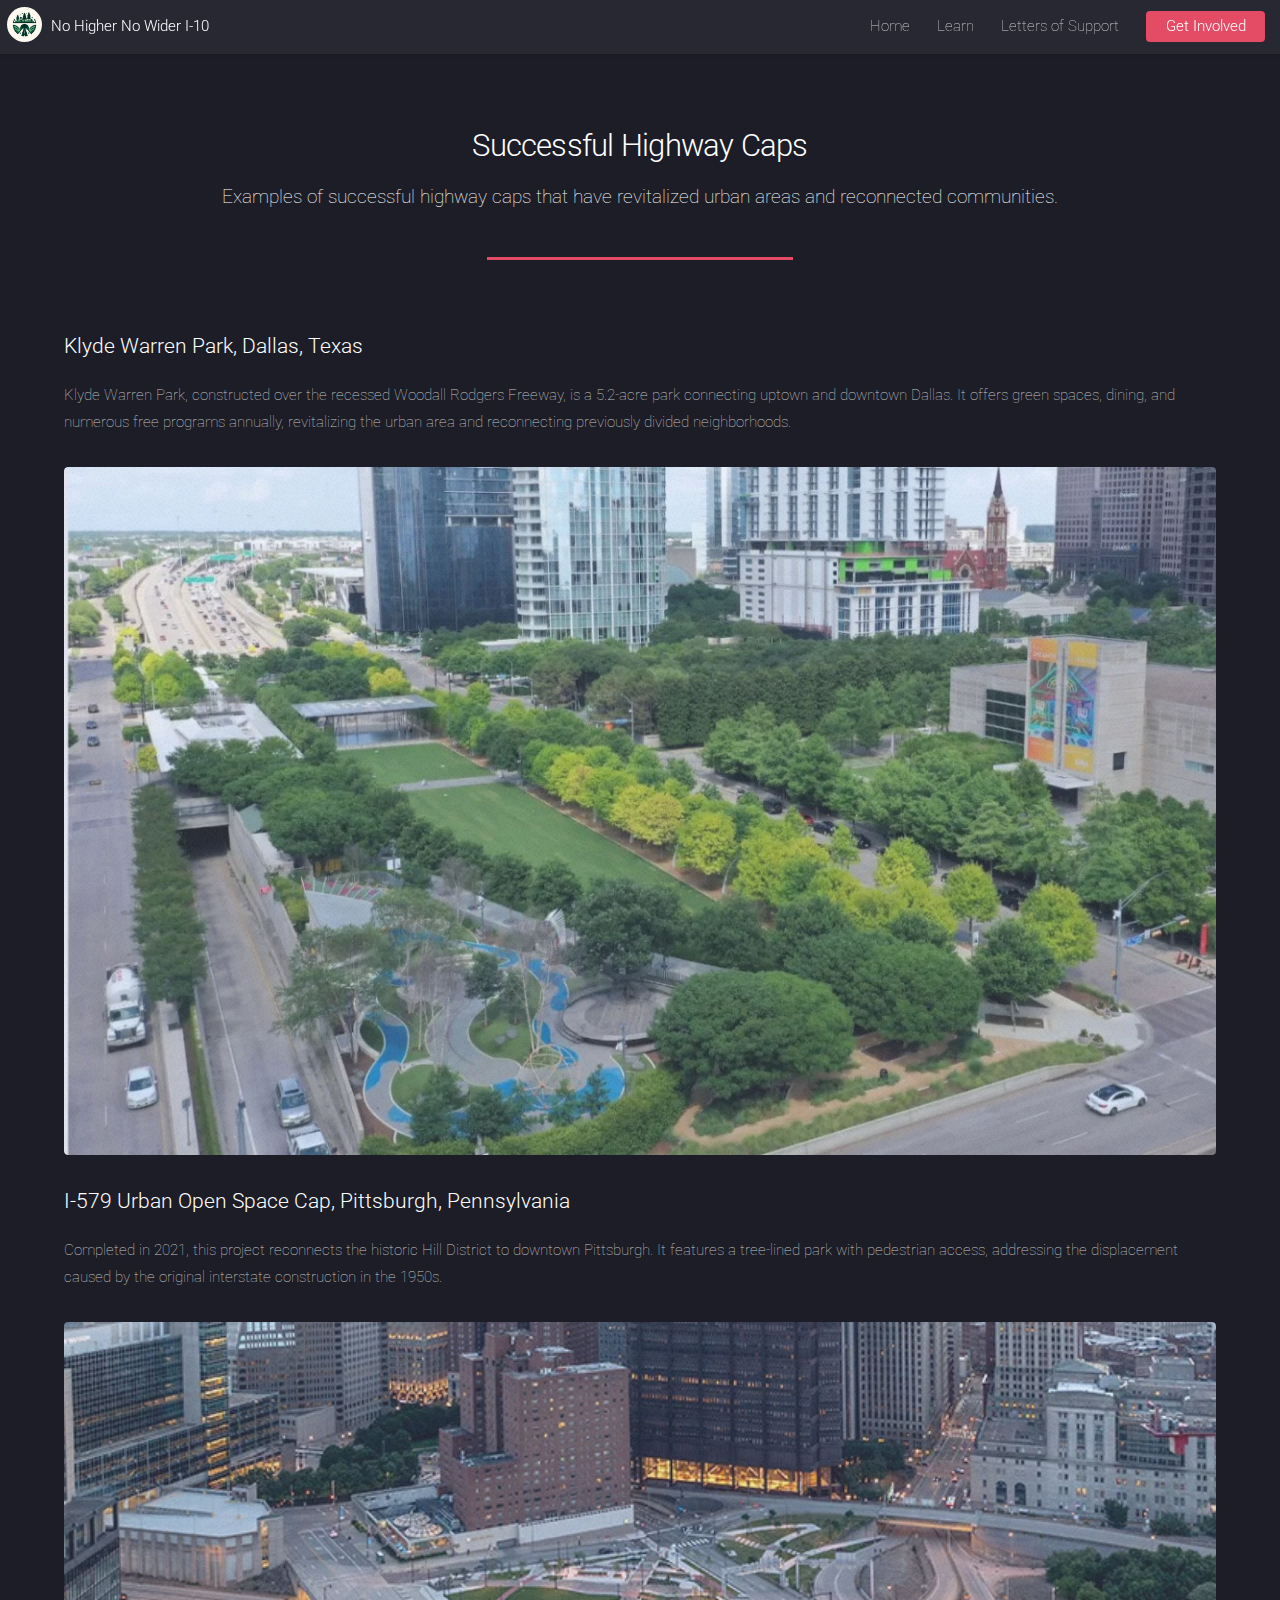
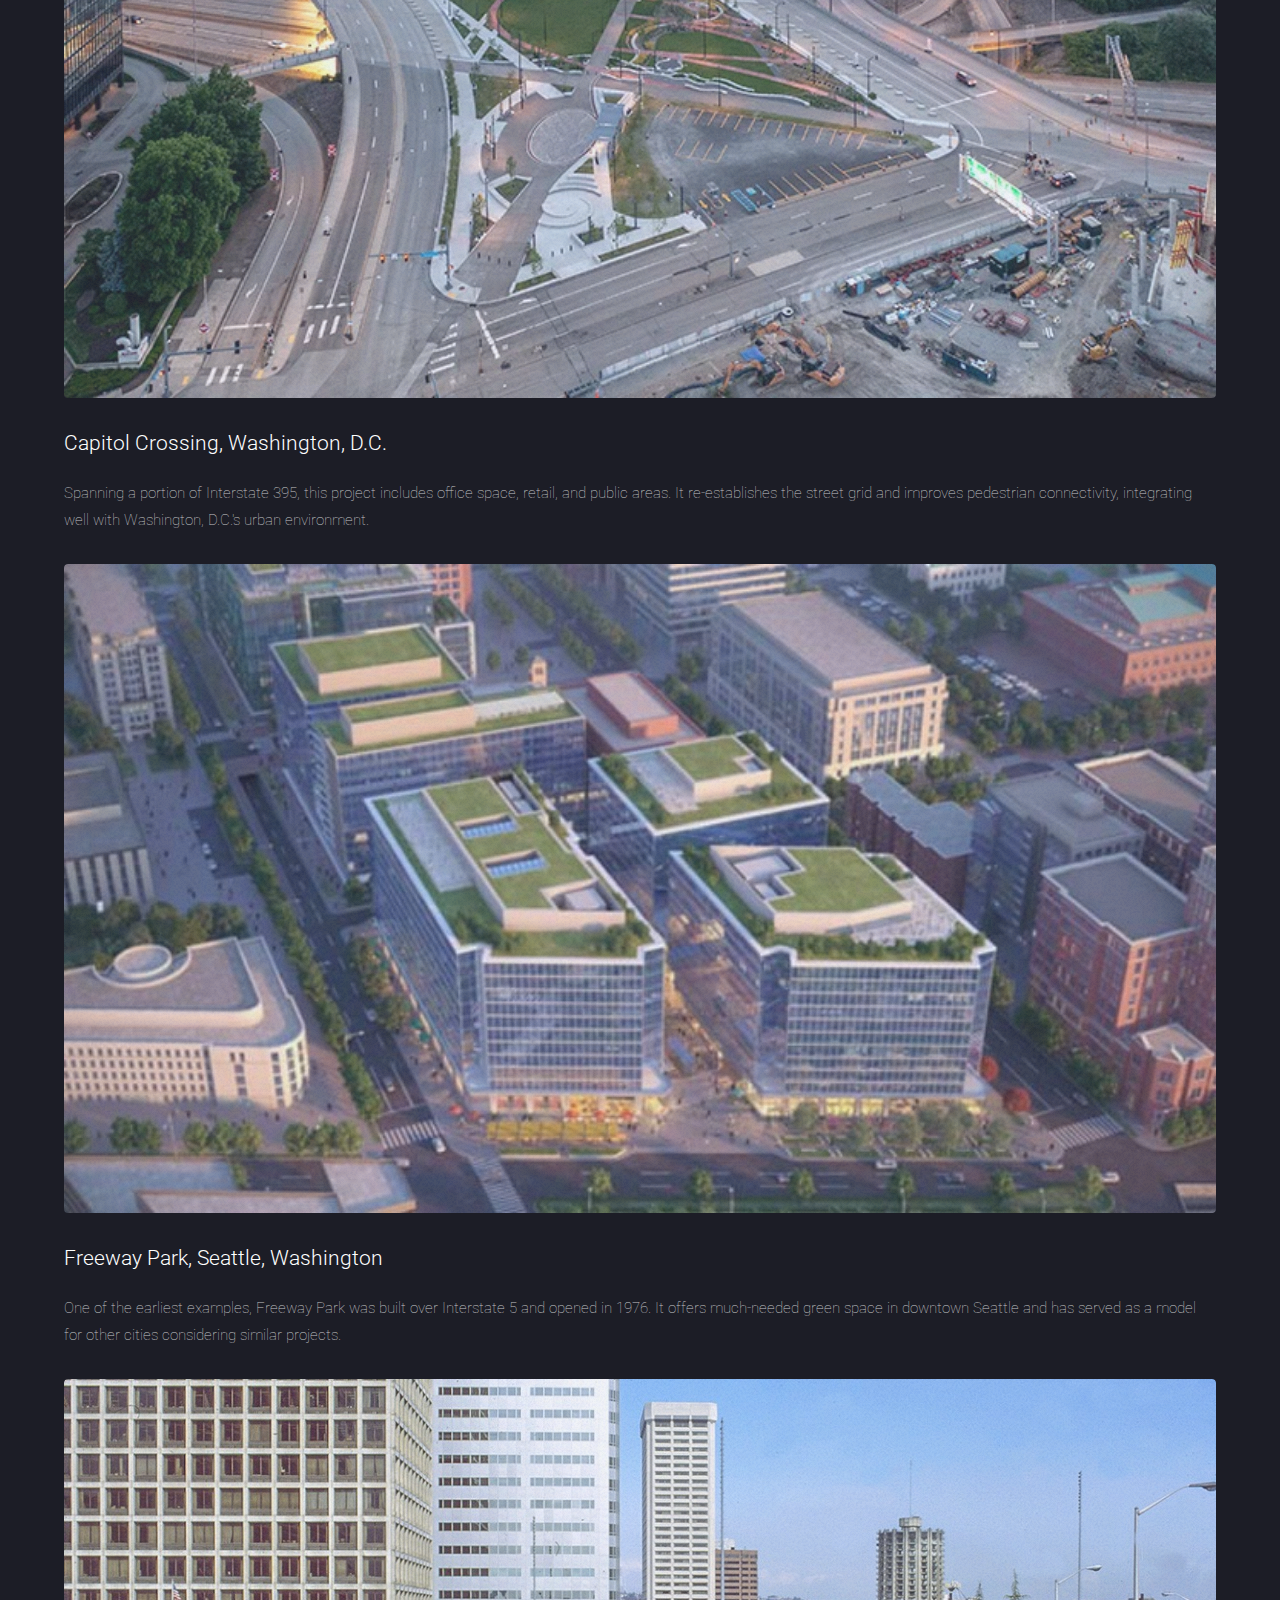
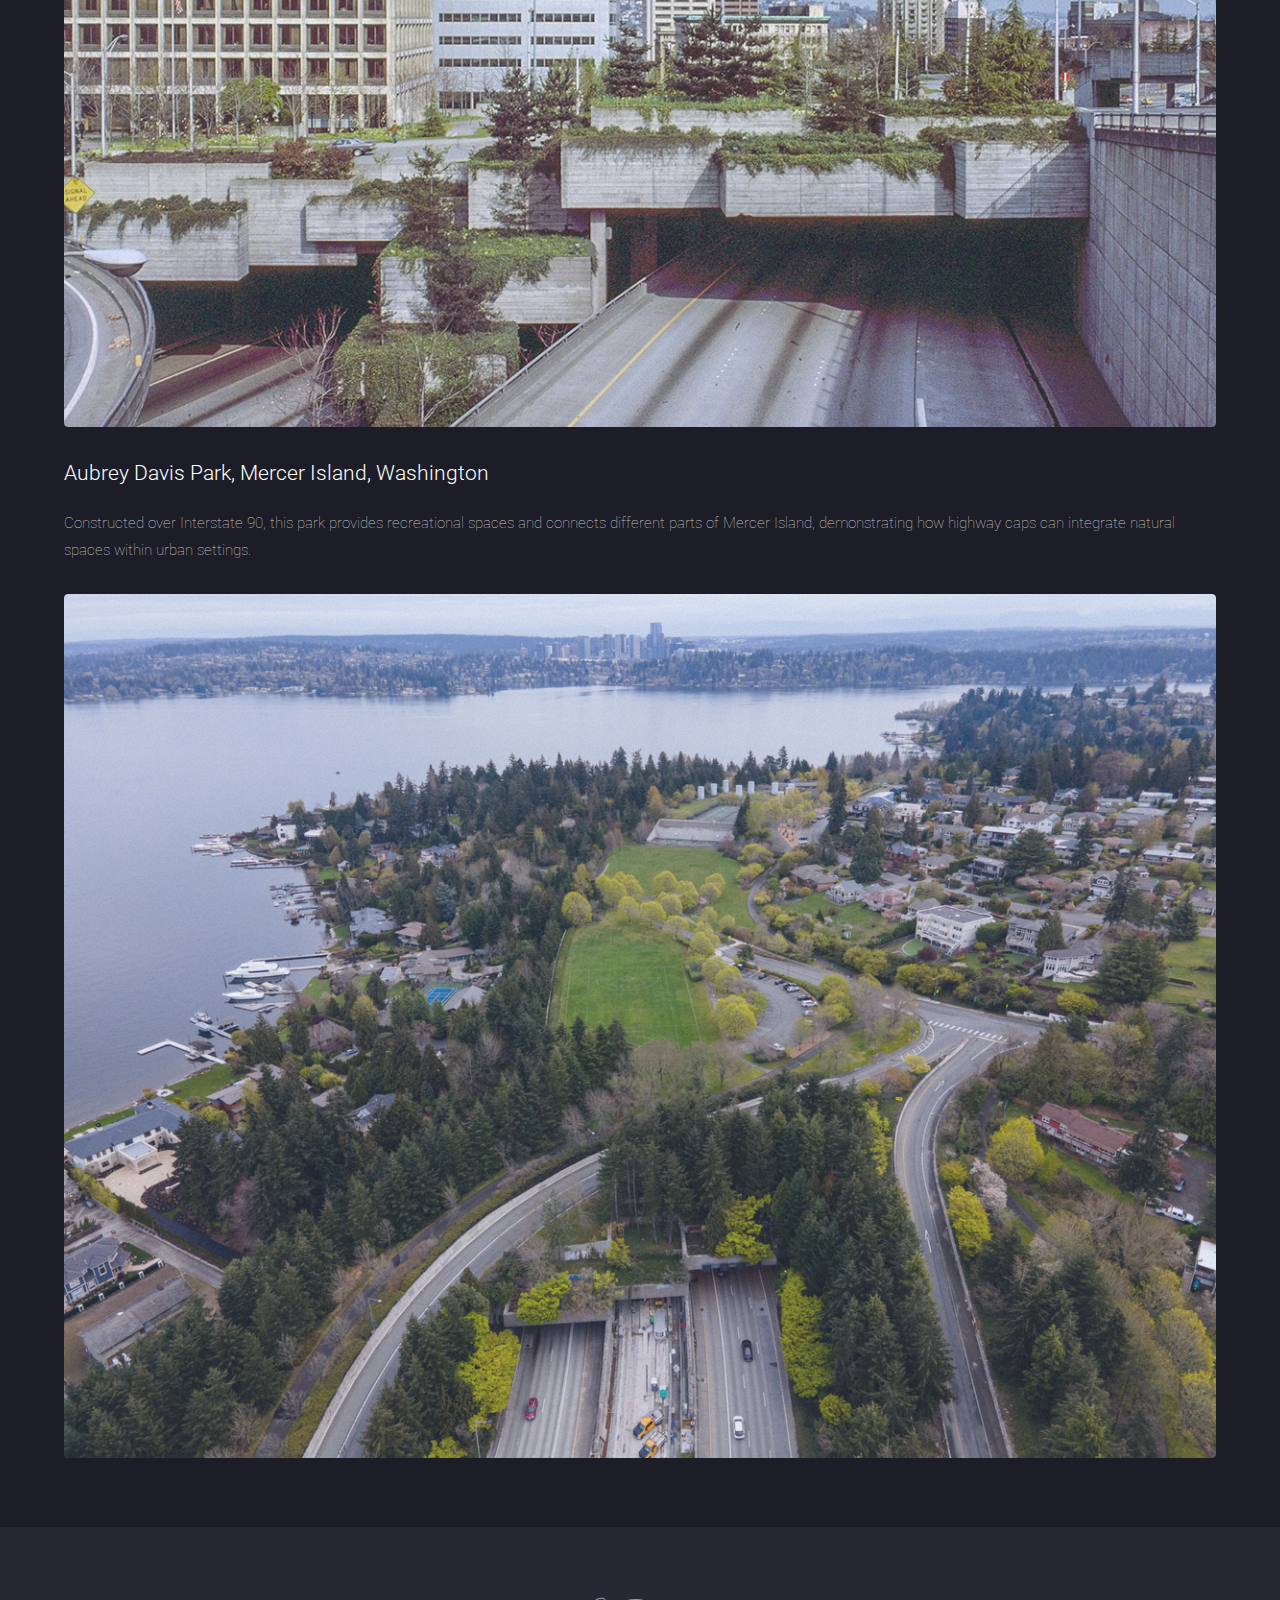
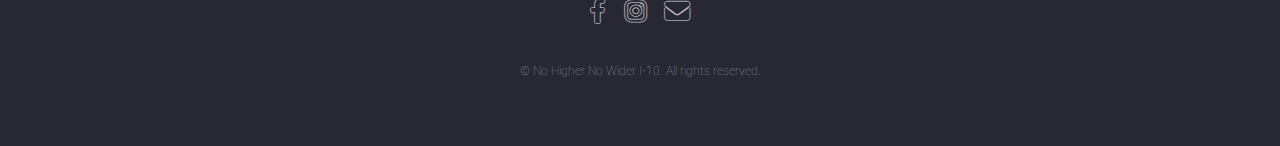
<file: caps.html>
<!DOCTYPE HTML>
<!--
	Landed by HTML5 UP
	html5up.net | @ajlkn
	Free for personal and commercial use under the CCA 3.0 license (html5up.net/license)
-->
<html>

<head>
	<title>Successful Highway Caps - No Higher No Wider I-10</title>
	<meta charset="utf-8" />
	<meta name="viewport" content="width=device-width, initial-scale=1, user-scalable=no" />
	<link rel="stylesheet" href="assets/css/main.css" />
	<link rel="icon" href="images/logo.jpeg">
	<noscript>
		<link rel="stylesheet" href="assets/css/noscript.css" />
	</noscript>
</head>

<body class="is-preload">
	<div id="page-wrapper">

		<!-- Header -->
		<header id="header">
			<h1 id="logo">
				<a href="index.html">
					<img src="images/logo.jpeg" alt="Logo"
						style="height: 35px; vertical-align: middle; border-radius: 50%; margin-left:-12px; margin-right:5px; margin-top: -5px;">
					No Higher No Wider I-10
				</a>
			</h1>
			<nav id="nav">
				<ul>
					<li><a href="index.html">Home</a></li>
					<li>
						<a href="#">Learn</a>
						<ul>
							<li><a href="inducedDemand.html">Induced Demand 101</a></li>
							<li><a href="caps.html">Successful Highway Caps</a></li>
						</ul>
					</li>
					<li><a href="#three">Letters of Support</a></li>
					<li><a href="#five" class="button primary">Get Involved</a></li>
				</ul>
			</nav>
		</header>

		<!-- Main -->
		<div id="main" class="wrapper style1">
			<div class="container">
				<header class="major">
					<h2>Successful Highway Caps</h2>
					<p>Examples of successful highway caps that have revitalized urban areas and reconnected
						communities.</p>
				</header>

				<!-- Content -->
				<section id="content">
					<h3>Klyde Warren Park, Dallas, Texas</h3>
					<p>Klyde Warren Park, constructed over the recessed Woodall Rodgers Freeway, is a 5.2-acre park
						connecting uptown and downtown Dallas. It offers green spaces, dining, and numerous free
						programs annually, revitalizing the urban area and reconnecting previously divided
						neighborhoods.</p>
					<a href="#" class="image fit"><img src="images/cap.png" alt="Klyde Warren Park" /></a>

					<h3>I-579 Urban Open Space Cap, Pittsburgh, Pennsylvania</h3>
					<p>Completed in 2021, this project reconnects the historic Hill District to downtown Pittsburgh. It
						features a tree-lined park with pedestrian access, addressing the displacement caused by the
						original interstate construction in the 1950s.</p>
					<a href="#" class="image fit"><img src="images/pitcap.webp"
							alt="I-579 Urban Open Space Cap" /></a>

					<h3>Capitol Crossing, Washington, D.C.</h3>
					<p>Spanning a portion of Interstate 395, this project includes office space, retail, and public
						areas. It re-establishes the street grid and improves pedestrian connectivity, integrating well
						with Washington, D.C.'s urban environment.</p>
					<a href="#" class="image fit"><img src="images/capitolcap.jpeg" alt="Capitol Crossing" /></a>

					<h3>Freeway Park, Seattle, Washington</h3>
					<p>One of the earliest examples, Freeway Park was built over Interstate 5 and opened in 1976. It
						offers much-needed green space in downtown Seattle and has served as a model for other cities
						considering similar projects.</p>
					<a href="#" class="image fit"><img src="images/parkcap.jpeg" alt="Freeway Park" /></a>

					<h3>Aubrey Davis Park, Mercer Island, Washington</h3>
					<p>Constructed over Interstate 90, this park provides recreational spaces and connects different
						parts of Mercer Island, demonstrating how highway caps can integrate natural spaces within urban
						settings.</p>
					<a href="#" class="image fit"><img src="images/audcap.png" alt="Aubrey Davis Park" /></a>
				</section>

			</div>
		</div>

		<!-- Footer -->
		<footer id="footer">
			<ul class="icons">
				<li><a href="https://www.facebook.com/nohighernowideri10" class="icon brands alt fa-facebook-f"><span
							class="label">Facebook</span></a></li>
				<li><a href="https://www.instagram.com/nohighernowideri10" class="icon brands alt fa-instagram"><span
							class="label">Instagram</span></a></li>
				<li><a href="mailto:nohighernowideri10@gmail.com" class="icon solid alt fa-envelope"><span
							class="label">Email</span></a></li>
			</ul>
			<ul class="copyright">
				<li>&copy; No Higher No Wider I-10. All rights reserved.</li>
			</ul>
		</footer>

	</div>

	<!-- Scripts -->
	<script src="assets/js/jquery.min.js"></script>
	<script src="assets/js/jquery.scrolly.min.js"></script>
	<script src="assets/js/jquery.dropotron.min.js"></script>
	<script src="assets/js/jquery.scrollex.min.js"></script>
	<script src="assets/js/browser.min.js"></script>
	<script src="assets/js/breakpoints.min.js"></script>
	<script src="assets/js/util.js"></script>
	<script src="assets/js/main.js"></script>

</body>

</html>
</file>
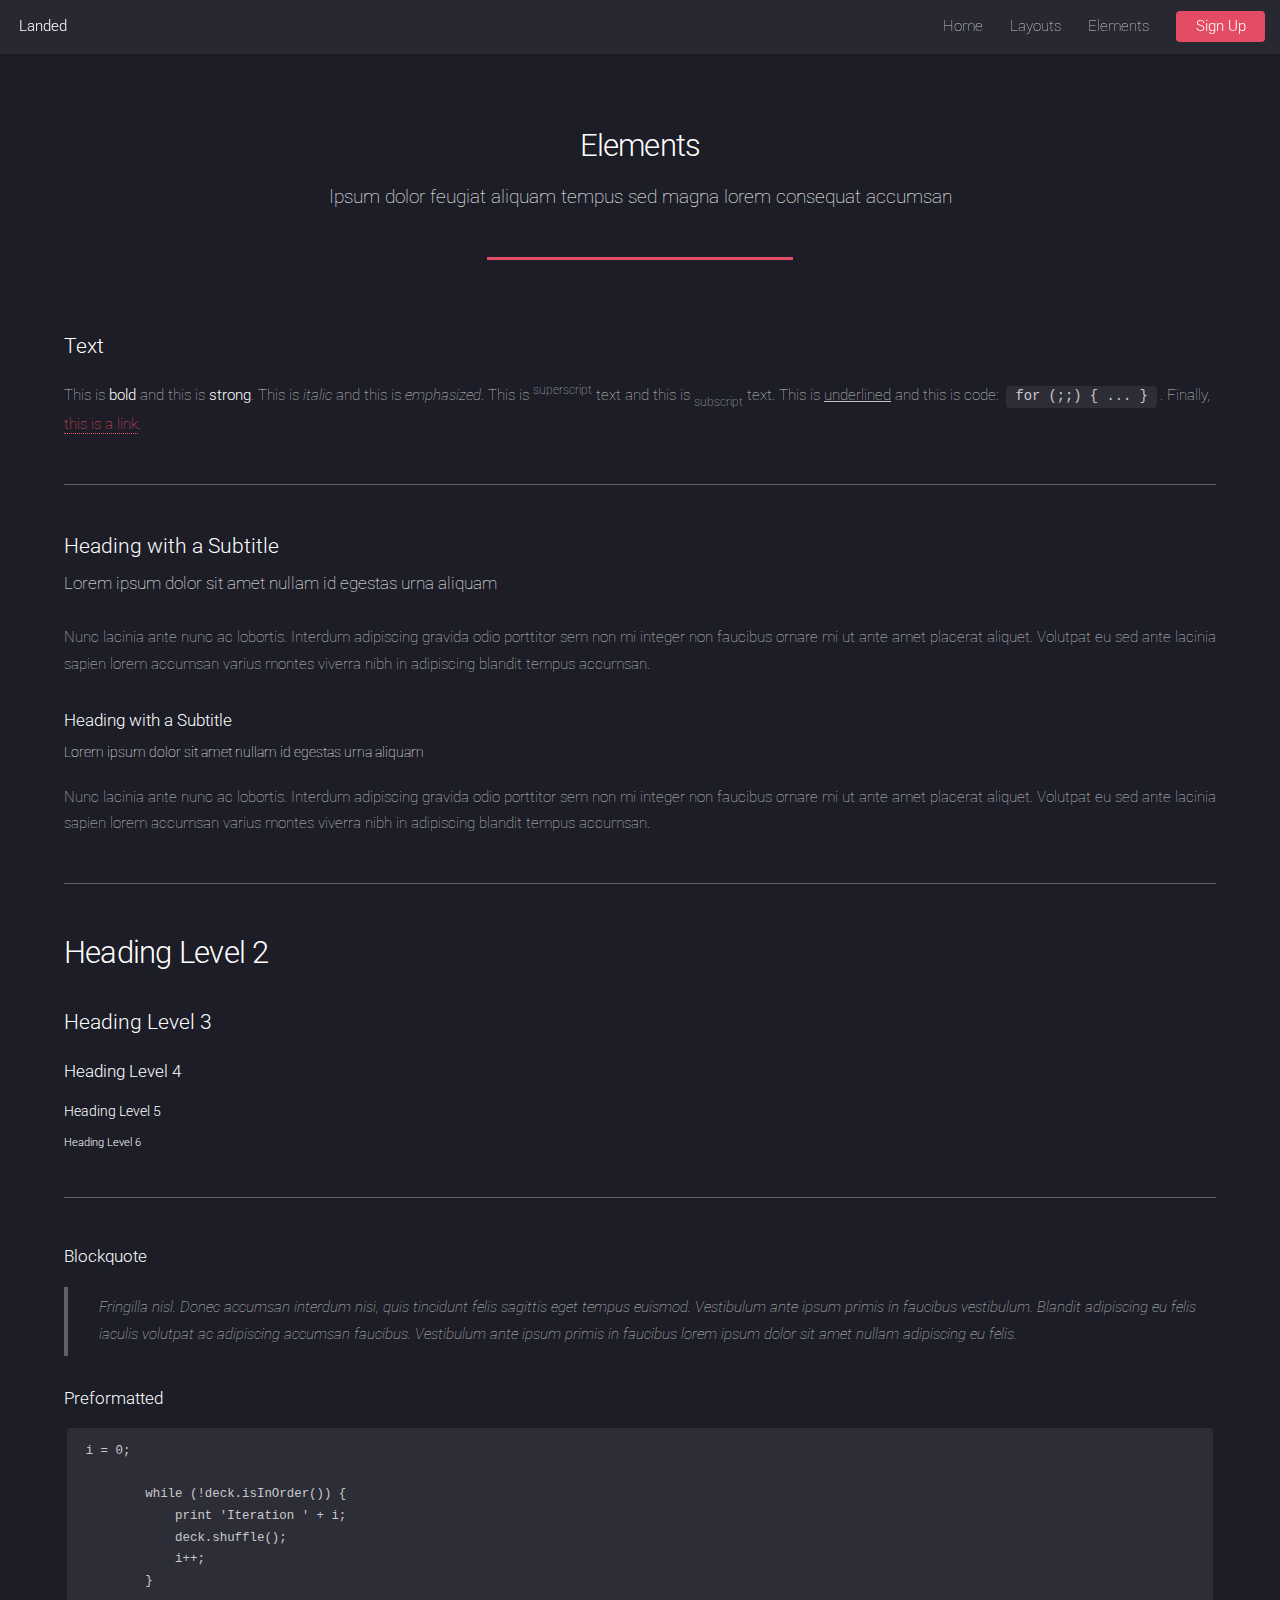
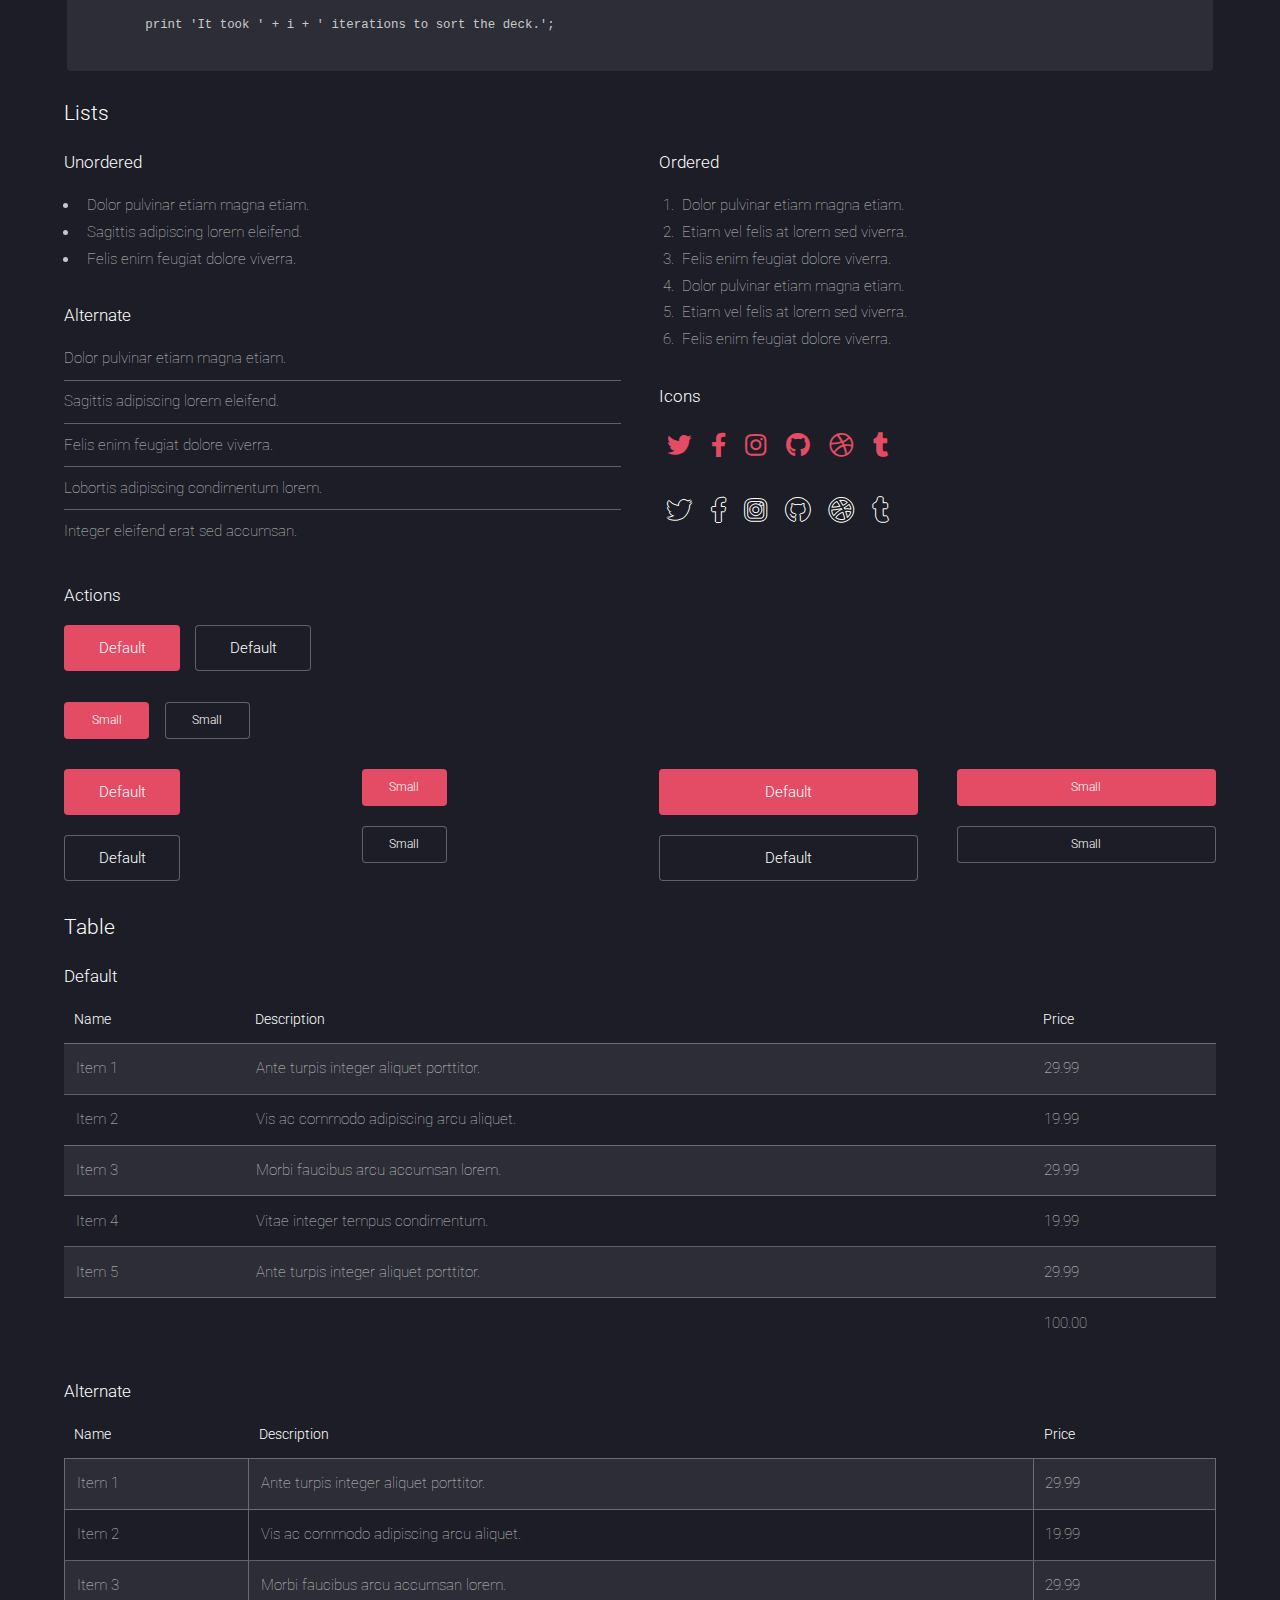
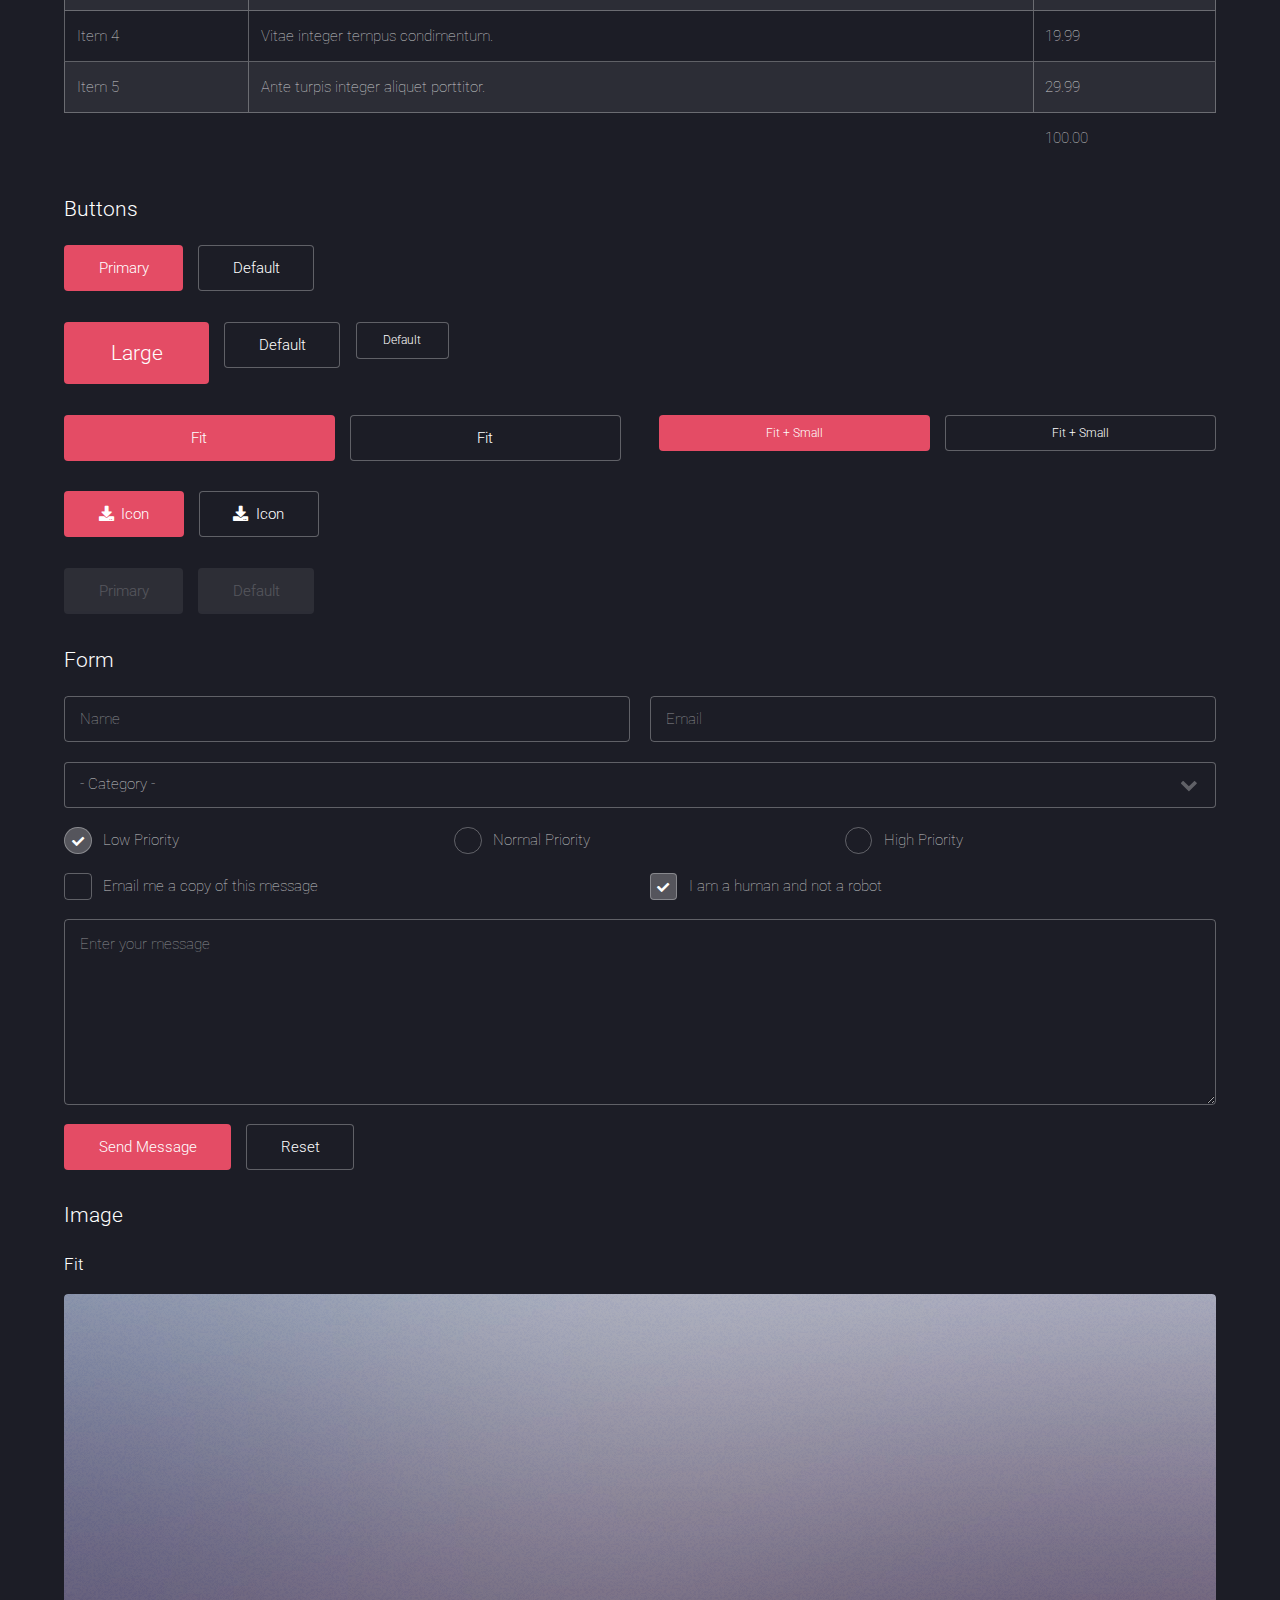
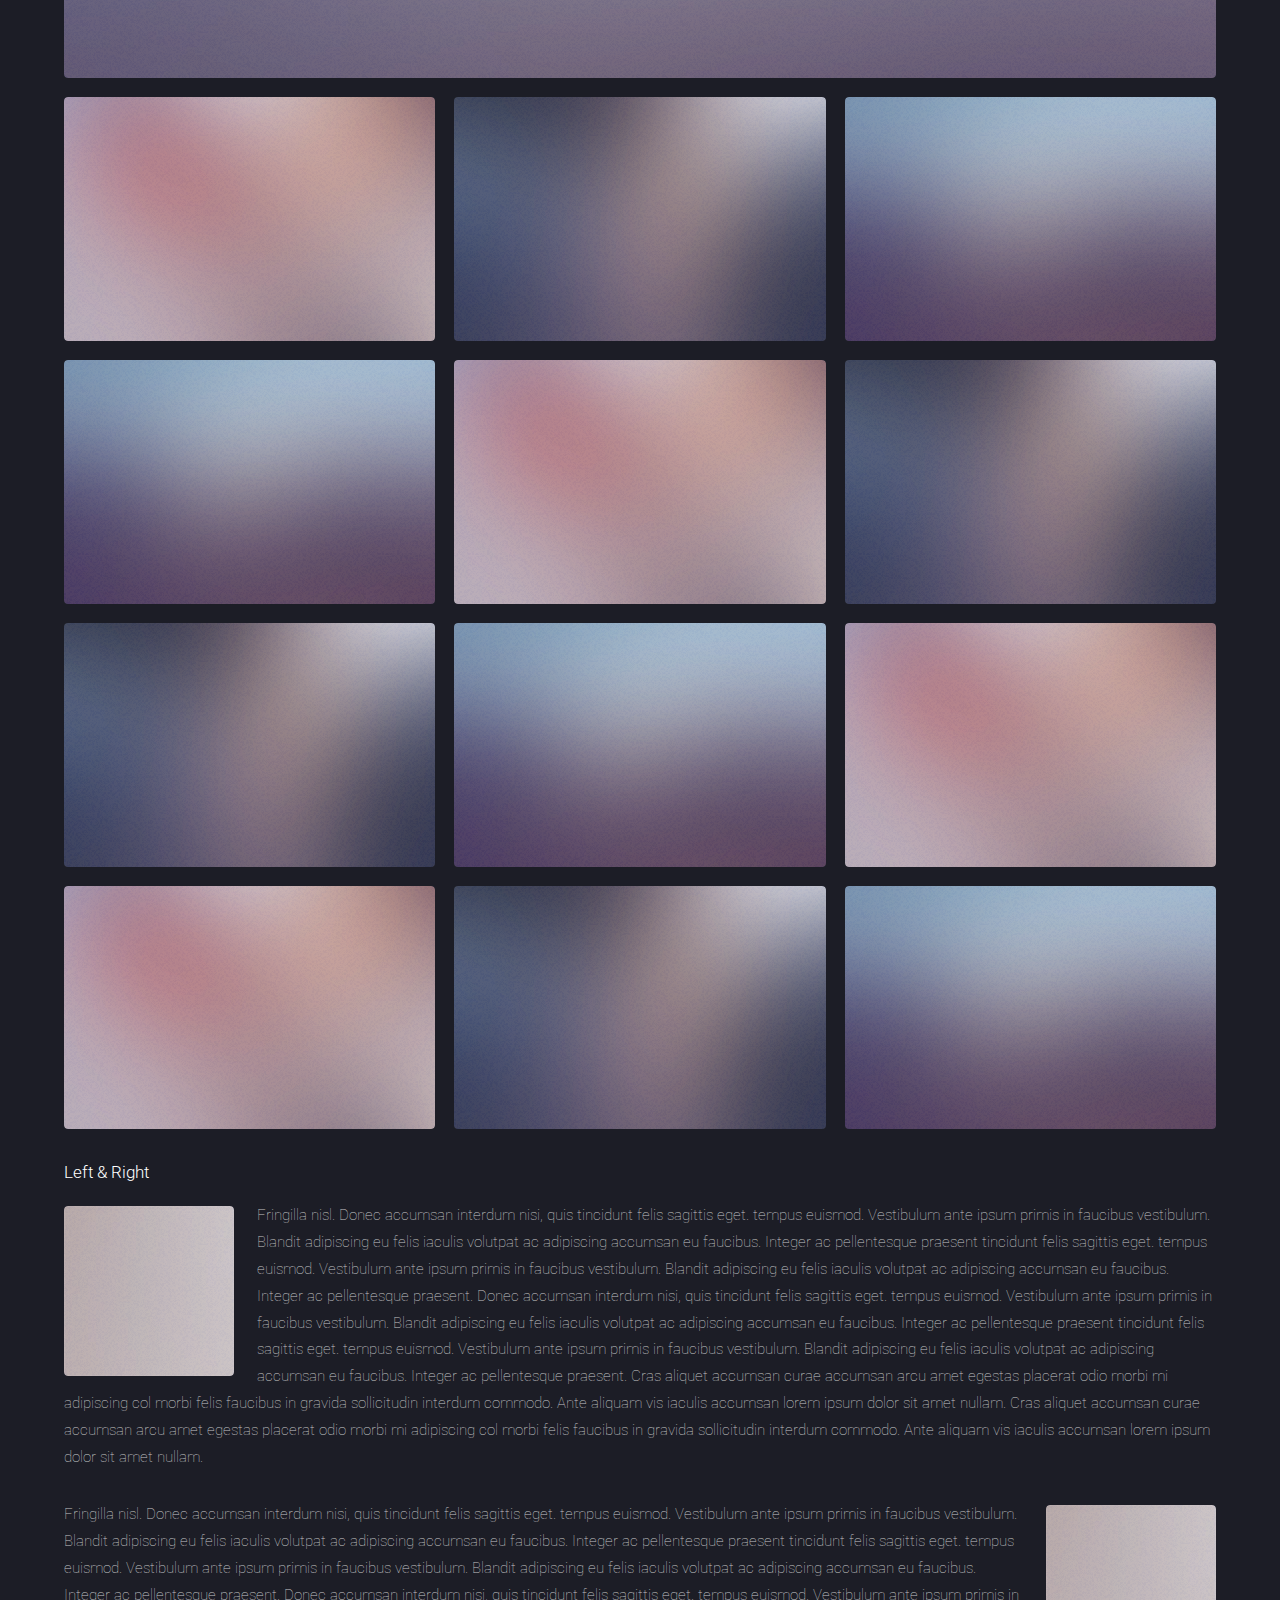
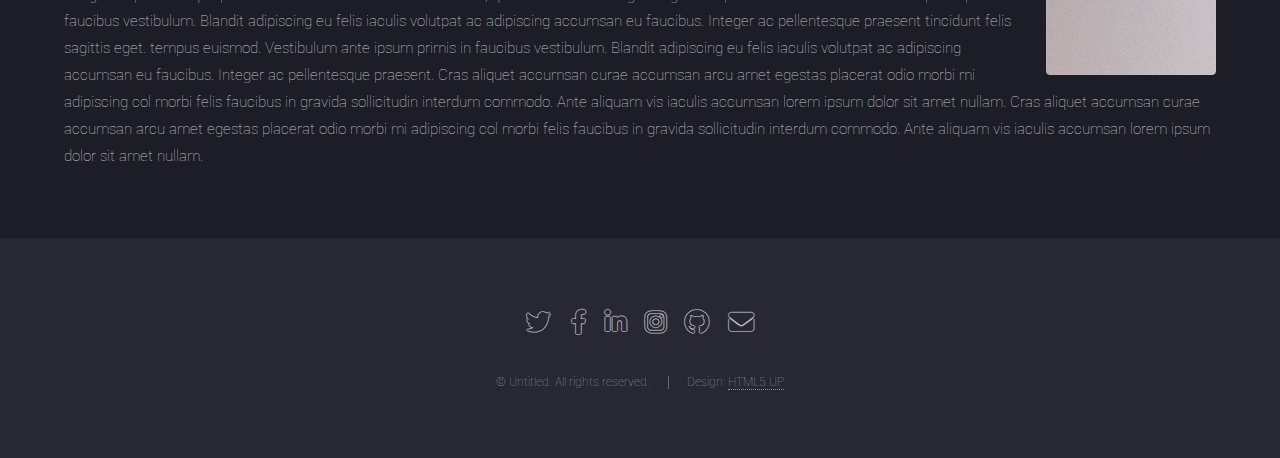
<file: elements.html>
<!DOCTYPE HTML>
<!--
	Landed by HTML5 UP
	html5up.net | @ajlkn
	Free for personal and commercial use under the CCA 3.0 license (html5up.net/license)
-->
<html>
	<head>
		<title>Elements - Landed by HTML5 UP</title>
		<meta charset="utf-8" />
		<meta name="viewport" content="width=device-width, initial-scale=1, user-scalable=no" />
		<link rel="stylesheet" href="assets/css/main.css" />
		<noscript><link rel="stylesheet" href="assets/css/noscript.css" /></noscript>
	</head>
	<body class="is-preload">
		<div id="page-wrapper">

			<!-- Header -->
				<header id="header">
					<h1 id="logo"><a href="index.html">Landed</a></h1>
					<nav id="nav">
						<ul>
							<li><a href="index.html">Home</a></li>
							<li>
								<a href="#">Layouts</a>
								<ul>
									<li><a href="left-sidebar.html">Left Sidebar</a></li>
									<li><a href="right-sidebar.html">Right Sidebar</a></li>
									<li><a href="no-sidebar.html">No Sidebar</a></li>
									<li>
										<a href="#">Submenu</a>
										<ul>
											<li><a href="#">Option 1</a></li>
											<li><a href="#">Option 2</a></li>
											<li><a href="#">Option 3</a></li>
											<li><a href="#">Option 4</a></li>
										</ul>
									</li>
								</ul>
							</li>
							<li><a href="elements.html">Elements</a></li>
							<li><a href="#" class="button primary">Sign Up</a></li>
						</ul>
					</nav>
				</header>

			<!-- Main -->
				<div id="main" class="wrapper style1">
					<div class="container">
						<header class="major">
							<h2>Elements</h2>
							<p>Ipsum dolor feugiat aliquam tempus sed magna lorem consequat accumsan</p>
						</header>

						<!-- Text -->
							<section>
								<h3>Text</h3>
								<p>This is <b>bold</b> and this is <strong>strong</strong>. This is <i>italic</i> and this is <em>emphasized</em>.
								This is <sup>superscript</sup> text and this is <sub>subscript</sub> text.
								This is <u>underlined</u> and this is code: <code>for (;;) { ... }</code>. Finally, <a href="#">this is a link</a>.</p>

								<hr />

								<header>
									<h3>Heading with a Subtitle</h3>
									<p>Lorem ipsum dolor sit amet nullam id egestas urna aliquam</p>
								</header>
								<p>Nunc lacinia ante nunc ac lobortis. Interdum adipiscing gravida odio porttitor sem non mi integer non faucibus ornare mi ut ante amet placerat aliquet. Volutpat eu sed ante lacinia sapien lorem accumsan varius montes viverra nibh in adipiscing blandit tempus accumsan.</p>
								<header>
									<h4>Heading with a Subtitle</h4>
									<p>Lorem ipsum dolor sit amet nullam id egestas urna aliquam</p>
								</header>
								<p>Nunc lacinia ante nunc ac lobortis. Interdum adipiscing gravida odio porttitor sem non mi integer non faucibus ornare mi ut ante amet placerat aliquet. Volutpat eu sed ante lacinia sapien lorem accumsan varius montes viverra nibh in adipiscing blandit tempus accumsan.</p>

								<hr />

								<h2>Heading Level 2</h2>
								<h3>Heading Level 3</h3>
								<h4>Heading Level 4</h4>
								<h5>Heading Level 5</h5>
								<h6>Heading Level 6</h6>

								<hr />

								<h4>Blockquote</h4>
								<blockquote>Fringilla nisl. Donec accumsan interdum nisi, quis tincidunt felis sagittis eget tempus euismod. Vestibulum ante ipsum primis in faucibus vestibulum. Blandit adipiscing eu felis iaculis volutpat ac adipiscing accumsan faucibus. Vestibulum ante ipsum primis in faucibus lorem ipsum dolor sit amet nullam adipiscing eu felis.</blockquote>

								<h4>Preformatted</h4>
								<pre><code>i = 0;

	while (!deck.isInOrder()) {
	    print 'Iteration ' + i;
	    deck.shuffle();
	    i++;
	}

	print 'It took ' + i + ' iterations to sort the deck.';
	</code></pre>
							</section>

						<!-- Lists -->
							<section>
								<h3>Lists</h3>
								<div class="row">
									<div class="col-6 col-12-xsmall">

										<h4>Unordered</h4>
										<ul>
											<li>Dolor pulvinar etiam magna etiam.</li>
											<li>Sagittis adipiscing lorem eleifend.</li>
											<li>Felis enim feugiat dolore viverra.</li>
										</ul>

										<h4>Alternate</h4>
										<ul class="alt">
											<li>Dolor pulvinar etiam magna etiam.</li>
											<li>Sagittis adipiscing lorem eleifend.</li>
											<li>Felis enim feugiat dolore viverra.</li>
											<li>Lobortis adipiscing condimentum lorem.</li>
											<li>Integer eleifend erat sed accumsan.</li>
										</ul>

									</div>
									<div class="col-6 col-12-xsmall">

										<h4>Ordered</h4>
										<ol>
											<li>Dolor pulvinar etiam magna etiam.</li>
											<li>Etiam vel felis at lorem sed viverra.</li>
											<li>Felis enim feugiat dolore viverra.</li>
											<li>Dolor pulvinar etiam magna etiam.</li>
											<li>Etiam vel felis at lorem sed viverra.</li>
											<li>Felis enim feugiat dolore viverra.</li>
										</ol>

										<h4>Icons</h4>
										<ul class="icons">
											<li><a href="#" class="icon brands fa-twitter"><span class="label">Twitter</span></a></li>
											<li><a href="#" class="icon brands fa-facebook-f"><span class="label">Facebook</span></a></li>
											<li><a href="#" class="icon brands fa-instagram"><span class="label">Instagram</span></a></li>
											<li><a href="#" class="icon brands fa-github"><span class="label">Github</span></a></li>
											<li><a href="#" class="icon brands fa-dribbble"><span class="label">Dribbble</span></a></li>
											<li><a href="#" class="icon brands fa-tumblr"><span class="label">Tumblr</span></a></li>
										</ul>
										<ul class="icons">
											<li><a href="#" class="icon brands alt fa-twitter"><span class="label">Twitter</span></a></li>
											<li><a href="#" class="icon brands alt fa-facebook-f"><span class="label">Facebook</span></a></li>
											<li><a href="#" class="icon brands alt fa-instagram"><span class="label">Instagram</span></a></li>
											<li><a href="#" class="icon brands alt fa-github"><span class="label">Github</span></a></li>
											<li><a href="#" class="icon brands alt fa-dribbble"><span class="label">Dribbble</span></a></li>
											<li><a href="#" class="icon brands alt fa-tumblr"><span class="label">Tumblr</span></a></li>
										</ul>

									</div>
								</div>

								<h4>Actions</h4>
								<ul class="actions">
									<li><a href="#" class="button primary">Default</a></li>
									<li><a href="#" class="button">Default</a></li>
								</ul>
								<ul class="actions small">
									<li><a href="#" class="button primary small">Small</a></li>
									<li><a href="#" class="button small">Small</a></li>
								</ul>
								<div class="row">
									<div class="col-3 col-6-medium col-12-xsmall">
										<ul class="actions stacked">
											<li><a href="#" class="button primary">Default</a></li>
											<li><a href="#" class="button">Default</a></li>
										</ul>
									</div>
									<div class="col-3 col-6-medium col-12-xsmall">
										<ul class="actions stacked">
											<li><a href="#" class="button primary small">Small</a></li>
											<li><a href="#" class="button small">Small</a></li>
										</ul>
									</div>
									<div class="col-3 col-6-medium col-12-xsmall">
										<ul class="actions stacked">
											<li><a href="#" class="button primary fit">Default</a></li>
											<li><a href="#" class="button fit">Default</a></li>
										</ul>
									</div>
									<div class="col-3 col-6-medium col-12-xsmall">
										<ul class="actions stacked">
											<li><a href="#" class="button primary small fit">Small</a></li>
											<li><a href="#" class="button small fit">Small</a></li>
										</ul>
									</div>
								</div>
							</section>

						<!-- Table -->
							<section>
								<h3>Table</h3>
								<h4>Default</h4>
								<div class="table-wrapper">
									<table>
										<thead>
											<tr>
												<th>Name</th>
												<th>Description</th>
												<th>Price</th>
											</tr>
										</thead>
										<tbody>
											<tr>
												<td>Item 1</td>
												<td>Ante turpis integer aliquet porttitor.</td>
												<td>29.99</td>
											</tr>
											<tr>
												<td>Item 2</td>
												<td>Vis ac commodo adipiscing arcu aliquet.</td>
												<td>19.99</td>
											</tr>
											<tr>
												<td>Item 3</td>
												<td> Morbi faucibus arcu accumsan lorem.</td>
												<td>29.99</td>
											</tr>
											<tr>
												<td>Item 4</td>
												<td>Vitae integer tempus condimentum.</td>
												<td>19.99</td>
											</tr>
											<tr>
												<td>Item 5</td>
												<td>Ante turpis integer aliquet porttitor.</td>
												<td>29.99</td>
											</tr>
										</tbody>
										<tfoot>
											<tr>
												<td colspan="2"></td>
												<td>100.00</td>
											</tr>
										</tfoot>
									</table>
								</div>
								<h4>Alternate</h4>
								<div class="table-wrapper">
									<table class="alt">
										<thead>
											<tr>
												<th>Name</th>
												<th>Description</th>
												<th>Price</th>
											</tr>
										</thead>
										<tbody>
											<tr>
												<td>Item 1</td>
												<td>Ante turpis integer aliquet porttitor.</td>
												<td>29.99</td>
											</tr>
											<tr>
												<td>Item 2</td>
												<td>Vis ac commodo adipiscing arcu aliquet.</td>
												<td>19.99</td>
											</tr>
											<tr>
												<td>Item 3</td>
												<td> Morbi faucibus arcu accumsan lorem.</td>
												<td>29.99</td>
											</tr>
											<tr>
												<td>Item 4</td>
												<td>Vitae integer tempus condimentum.</td>
												<td>19.99</td>
											</tr>
											<tr>
												<td>Item 5</td>
												<td>Ante turpis integer aliquet porttitor.</td>
												<td>29.99</td>
											</tr>
										</tbody>
										<tfoot>
											<tr>
												<td colspan="2"></td>
												<td>100.00</td>
											</tr>
										</tfoot>
									</table>
								</div>
							</section>

						<!-- Buttons -->
							<section>
								<h3>Buttons</h3>
								<ul class="actions">
									<li><a href="#" class="button primary">Primary</a></li>
									<li><a href="#" class="button">Default</a></li>
								</ul>
								<ul class="actions">
									<li><a href="#" class="button primary large">Large</a></li>
									<li><a href="#" class="button">Default</a></li>
									<li><a href="#" class="button small">Default</a></li>
								</ul>
								<div class="row">
									<div class="col-6 col-12-xsmall">
										<ul class="actions fit">
											<li><a href="#" class="button primary fit">Fit</a></li>
											<li><a href="#" class="button fit">Fit</a></li>
										</ul>
									</div>
									<div class="col-6 col-12-xsmall">
										<ul class="actions fit small">
											<li><a href="#" class="button primary fit small">Fit + Small</a></li>
											<li><a href="#" class="button fit small">Fit + Small</a></li>
										</ul>
									</div>
								</div>
								<ul class="actions">
									<li><a href="#" class="button primary icon solid fa-download">Icon</a></li>
									<li><a href="#" class="button icon solid fa-download">Icon</a></li>
								</ul>
								<ul class="actions">
									<li><span class="button primary disabled">Primary</span></li>
									<li><span class="button disabled">Default</span></li>
								</ul>
							</section>

						<!-- Form -->
							<section>
								<h3>Form</h3>
								<form method="post" action="#">
									<div class="row gtr-uniform gtr-50">
										<div class="col-6 col-12-xsmall">
											<input type="text" name="name" id="name" value="" placeholder="Name" />
										</div>
										<div class="col-6 col-12-xsmall">
											<input type="email" name="email" id="email" value="" placeholder="Email" />
										</div>
										<div class="col-12">
											<select name="category" id="category">
												<option value="">- Category -</option>
												<option value="1">Manufacturing</option>
												<option value="1">Shipping</option>
												<option value="1">Administration</option>
												<option value="1">Human Resources</option>
											</select>
										</div>
										<div class="col-4 col-12-medium">
											<input type="radio" id="priority-low" name="priority" checked>
											<label for="priority-low">Low Priority</label>
										</div>
										<div class="col-4 col-12-medium">
											<input type="radio" id="priority-normal" name="priority">
											<label for="priority-normal">Normal Priority</label>
										</div>
										<div class="col-4 col-12-medium">
											<input type="radio" id="priority-high" name="priority">
											<label for="priority-high">High Priority</label>
										</div>
										<div class="col-6 col-12-medium">
											<input type="checkbox" id="copy" name="copy">
											<label for="copy">Email me a copy of this message</label>
										</div>
										<div class="col-6 col-12-medium">
											<input type="checkbox" id="human" name="human" checked>
											<label for="human">I am a human and not a robot</label>
										</div>
										<div class="col-12">
											<textarea name="message" id="message" placeholder="Enter your message" rows="6"></textarea>
										</div>
										<div class="col-12">
											<ul class="actions">
												<li><input type="submit" value="Send Message" class="primary" /></li>
												<li><input type="reset" value="Reset" /></li>
											</ul>
										</div>
									</div>
								</form>
							</section>

						<!-- Image -->
							<section>
								<h3>Image</h3>
								<h4>Fit</h4>
								<div class="box alt">
									<div class="row gtr-50 gtr-uniform">
										<div class="col-12"><span class="image fit"><img src="images/pic07.jpg" alt="" /></span></div>
										<div class="col-4 col-6-xsmall"><span class="image fit"><img src="images/pic02.jpg" alt="" /></span></div>
										<div class="col-4 col-6-xsmall"><span class="image fit"><img src="images/pic03.jpg" alt="" /></span></div>
										<div class="col-4 col-6-xsmall"><span class="image fit"><img src="images/pic04.jpg" alt="" /></span></div>
										<div class="col-4 col-6-xsmall"><span class="image fit"><img src="images/pic04.jpg" alt="" /></span></div>
										<div class="col-4 col-6-xsmall"><span class="image fit"><img src="images/pic02.jpg" alt="" /></span></div>
										<div class="col-4 col-6-xsmall"><span class="image fit"><img src="images/pic03.jpg" alt="" /></span></div>
										<div class="col-4 col-6-xsmall"><span class="image fit"><img src="images/pic03.jpg" alt="" /></span></div>
										<div class="col-4 col-6-xsmall"><span class="image fit"><img src="images/pic04.jpg" alt="" /></span></div>
										<div class="col-4 col-6-xsmall"><span class="image fit"><img src="images/pic02.jpg" alt="" /></span></div>
										<div class="col-4 col-6-xsmall"><span class="image fit"><img src="images/pic02.jpg" alt="" /></span></div>
										<div class="col-4 col-6-xsmall"><span class="image fit"><img src="images/pic03.jpg" alt="" /></span></div>
										<div class="col-4 col-6-xsmall"><span class="image fit"><img src="images/pic04.jpg" alt="" /></span></div>
									</div>
								</div>

								<h4>Left &amp; Right</h4>
								<p><span class="image left"><img src="images/pic08.jpg" alt="" /></span>Fringilla nisl. Donec accumsan interdum nisi, quis tincidunt felis sagittis eget. tempus euismod. Vestibulum ante ipsum primis in faucibus vestibulum. Blandit adipiscing eu felis iaculis volutpat ac adipiscing accumsan eu faucibus. Integer ac pellentesque praesent tincidunt felis sagittis eget. tempus euismod. Vestibulum ante ipsum primis in faucibus vestibulum. Blandit adipiscing eu felis iaculis volutpat ac adipiscing accumsan eu faucibus. Integer ac pellentesque praesent. Donec accumsan interdum nisi, quis tincidunt felis sagittis eget. tempus euismod. Vestibulum ante ipsum primis in faucibus vestibulum. Blandit adipiscing eu felis iaculis volutpat ac adipiscing accumsan eu faucibus. Integer ac pellentesque praesent tincidunt felis sagittis eget. tempus euismod. Vestibulum ante ipsum primis in faucibus vestibulum. Blandit adipiscing eu felis iaculis volutpat ac adipiscing accumsan eu faucibus. Integer ac pellentesque praesent. Cras aliquet accumsan curae accumsan arcu amet egestas placerat odio morbi mi adipiscing col morbi felis faucibus in gravida sollicitudin interdum commodo. Ante aliquam vis iaculis accumsan lorem ipsum dolor sit amet nullam. Cras aliquet accumsan curae accumsan arcu amet egestas placerat odio morbi mi adipiscing col morbi felis faucibus in gravida sollicitudin interdum commodo. Ante aliquam vis iaculis accumsan lorem ipsum dolor sit amet nullam.</p>
								<p><span class="image right"><img src="images/pic08.jpg" alt="" /></span>Fringilla nisl. Donec accumsan interdum nisi, quis tincidunt felis sagittis eget. tempus euismod. Vestibulum ante ipsum primis in faucibus vestibulum. Blandit adipiscing eu felis iaculis volutpat ac adipiscing accumsan eu faucibus. Integer ac pellentesque praesent tincidunt felis sagittis eget. tempus euismod. Vestibulum ante ipsum primis in faucibus vestibulum. Blandit adipiscing eu felis iaculis volutpat ac adipiscing accumsan eu faucibus. Integer ac pellentesque praesent. Donec accumsan interdum nisi, quis tincidunt felis sagittis eget. tempus euismod. Vestibulum ante ipsum primis in faucibus vestibulum. Blandit adipiscing eu felis iaculis volutpat ac adipiscing accumsan eu faucibus. Integer ac pellentesque praesent tincidunt felis sagittis eget. tempus euismod. Vestibulum ante ipsum primis in faucibus vestibulum. Blandit adipiscing eu felis iaculis volutpat ac adipiscing accumsan eu faucibus. Integer ac pellentesque praesent. Cras aliquet accumsan curae accumsan arcu amet egestas placerat odio morbi mi adipiscing col morbi felis faucibus in gravida sollicitudin interdum commodo. Ante aliquam vis iaculis accumsan lorem ipsum dolor sit amet nullam. Cras aliquet accumsan curae accumsan arcu amet egestas placerat odio morbi mi adipiscing col morbi felis faucibus in gravida sollicitudin interdum commodo. Ante aliquam vis iaculis accumsan lorem ipsum dolor sit amet nullam.</p>
							</section>

					</div>
				</div>

			<!-- Footer -->
				<footer id="footer">
					<ul class="icons">
						<li><a href="#" class="icon brands alt fa-twitter"><span class="label">Twitter</span></a></li>
						<li><a href="#" class="icon brands alt fa-facebook-f"><span class="label">Facebook</span></a></li>
						<li><a href="#" class="icon brands alt fa-linkedin-in"><span class="label">LinkedIn</span></a></li>
						<li><a href="#" class="icon brands alt fa-instagram"><span class="label">Instagram</span></a></li>
						<li><a href="#" class="icon brands alt fa-github"><span class="label">GitHub</span></a></li>
						<li><a href="#" class="icon solid alt fa-envelope"><span class="label">Email</span></a></li>
					</ul>
					<ul class="copyright">
						<li>&copy; Untitled. All rights reserved.</li><li>Design: <a href="http://html5up.net">HTML5 UP</a></li>
					</ul>
				</footer>

		</div>

		<!-- Scripts -->
			<script src="assets/js/jquery.min.js"></script>
			<script src="assets/js/jquery.scrolly.min.js"></script>
			<script src="assets/js/jquery.dropotron.min.js"></script>
			<script src="assets/js/jquery.scrollex.min.js"></script>
			<script src="assets/js/browser.min.js"></script>
			<script src="assets/js/breakpoints.min.js"></script>
			<script src="assets/js/util.js"></script>
			<script src="assets/js/main.js"></script>

	</body>
</html>
</file>
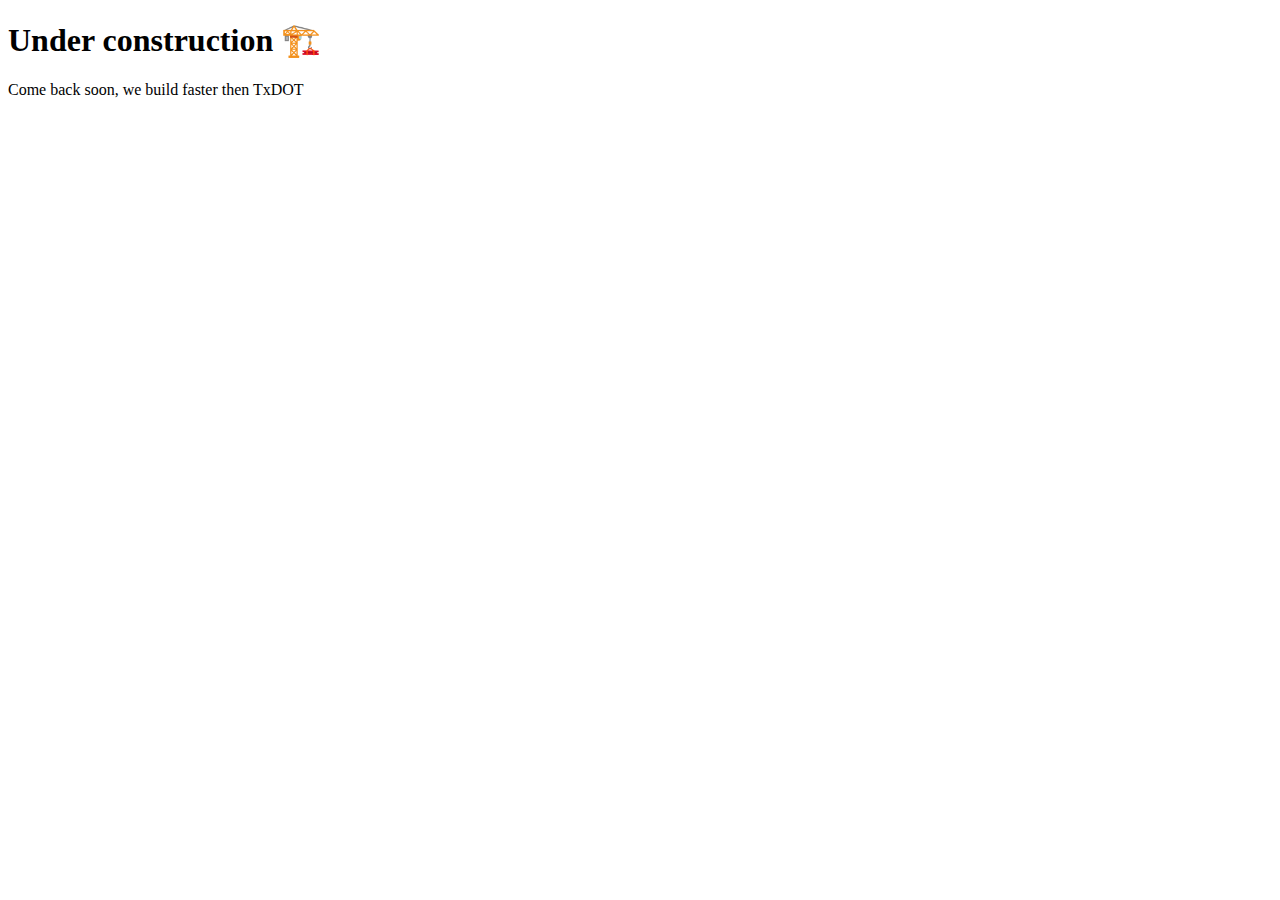
<file: hello_rok.html>
<!DOCTYPE html>
<html lang="en">
<head>
    <meta charset="UTF-8">
    <meta name="viewport" content="width=device-width, initial-scale=1.0">
    <title>Hello Rok</title>
</head>
<body>
    <h1>Under construction 🏗️</h1>
    <p>Come back soon, we build faster then TxDOT</p>
</body>
</html>
</file>
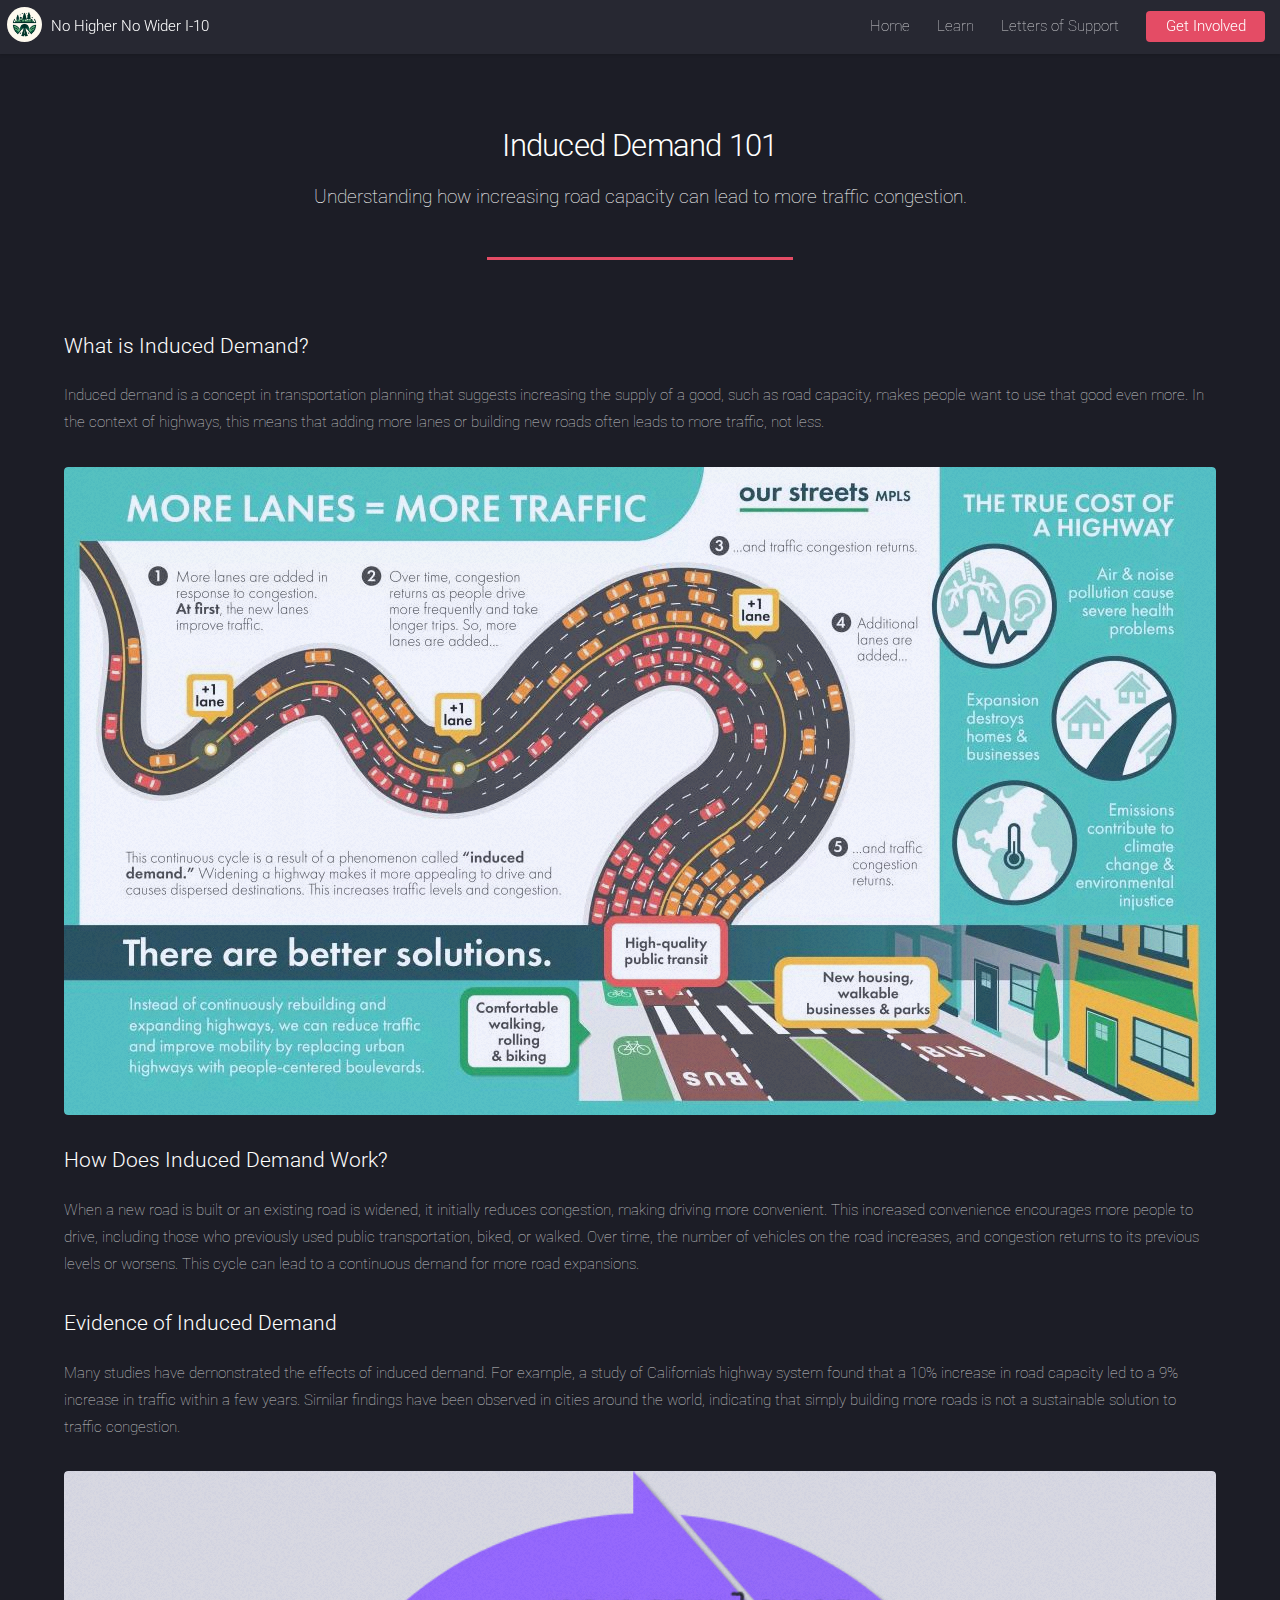
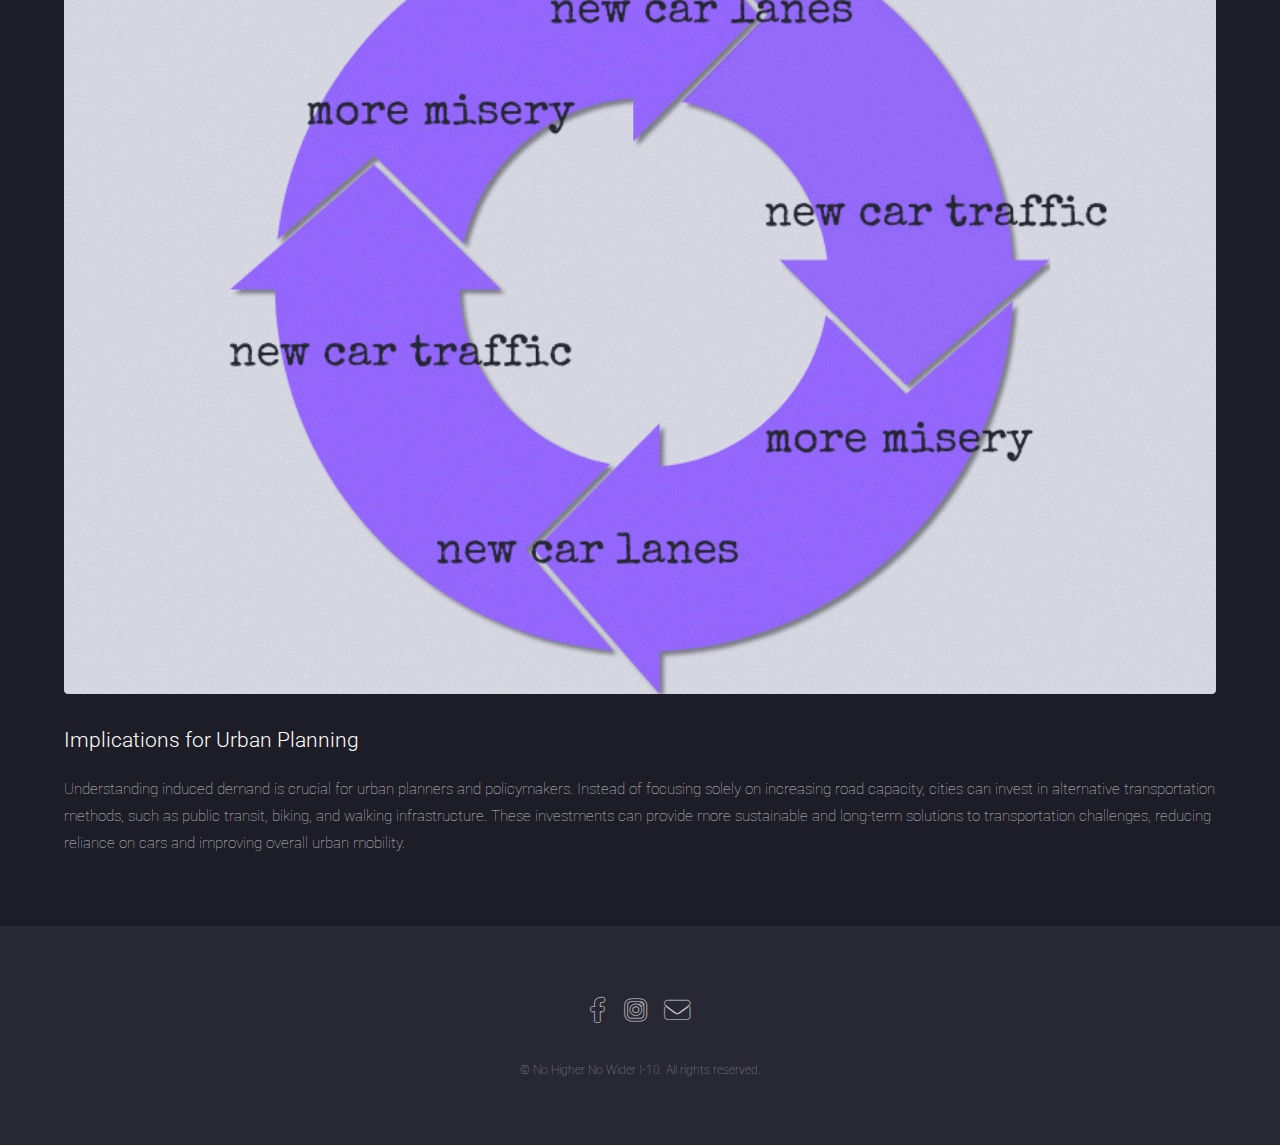
<file: inducedDemand.html>
<!DOCTYPE HTML>
<!--
	Landed by HTML5 UP
	html5up.net | @ajlkn
	Free for personal and commercial use under the CCA 3.0 license (html5up.net/license)
-->
<html>

<head>
	<title>Induced Demand - No Higher No Wider I-10</title>
	<meta charset="utf-8" />
	<meta name="viewport" content="width=device-width, initial-scale=1, user-scalable=no" />
	<link rel="stylesheet" href="assets/css/main.css" />
	<link rel="icon" href="images/logo.jpeg">
	<noscript>
		<link rel="stylesheet" href="assets/css/noscript.css" />
	</noscript>
</head>

<body class="is-preload">
	<div id="page-wrapper">

		<!-- Header -->
		<header id="header">
			<h1 id="logo">
				<a href="index.html">
					<img src="images/logo.jpeg" alt="Logo"
						style="height: 35px; vertical-align: middle; border-radius: 50%; margin-left:-12px; margin-right:5px; margin-top: -5px;">
					No Higher No Wider I-10
				</a>
			</h1>
			<nav id="nav">
				<ul>
					<li><a href="index.html">Home</a></li>
					<li>
						<a href="#">Learn</a>
						<ul>
							<li><a href="induced-demand.html">Induced Demand 101</a></li>
							<li><a href="caps.html">Successful Highway Caps</a></li>
						</ul>
					</li>
					<li><a href="index.html#three">Letters of Support</a></li>
					<li><a href="index.html#five" class="button primary">Get Involved</a></li>
				</ul>
			</nav>
		</header>

		<!-- Main -->
		<div id="main" class="wrapper style1">
			<div class="container">
				<header class="major">
					<h2>Induced Demand 101</h2>
					<p>Understanding how increasing road capacity can lead to more traffic congestion.</p>
				</header>

				<!-- Content -->
				<section id="content">
					<h3>What is Induced Demand?</h3>
					<p>Induced demand is a concept in transportation planning that suggests increasing the supply of a
						good, such as road capacity, makes people want to use that good even more. In the context of
						highways, this means that adding more lanes or building new roads often leads to more traffic,
						not less.</p>
					<a href="#" class="image fit"><img src="images/induced.jpg"
							alt="Induced Demand Concept" /></a>

					<h3>How Does Induced Demand Work?</h3>
					<p>When a new road is built or an existing road is widened, it initially reduces congestion, making
						driving more convenient. This increased convenience encourages more people to drive, including
						those who previously used public transportation, biked, or walked. Over time, the number of
						vehicles on the road increases, and congestion returns to its previous levels or worsens. This
						cycle can lead to a continuous demand for more road expansions.</p>

					<h3>Evidence of Induced Demand</h3>
					<p>Many studies have demonstrated the effects of induced demand. For example, a study of
						California’s highway system found that a 10% increase in road capacity led to a 9% increase in
						traffic within a few years. Similar findings have been observed in cities around the world,
						indicating that simply building more roads is not a sustainable solution to traffic congestion.
					</p>
					<a href="#" class="image fit"><img src="images/urban.jpeg" alt="Traffic Congestion" /></a>

					<h3>Implications for Urban Planning</h3>
					<p>Understanding induced demand is crucial for urban planners and policymakers. Instead of focusing
						solely on increasing road capacity, cities can invest in alternative transportation methods,
						such as public transit, biking, and walking infrastructure. These investments can provide more
						sustainable and long-term solutions to transportation challenges, reducing reliance on cars and
						improving overall urban mobility.</p>

					
				</section>

			</div>
		</div>

		<!-- Footer -->
		<footer id="footer">
			<ul class="icons">
				<li><a href="https://www.facebook.com/nohighernowideri10" class="icon brands alt fa-facebook-f"><span
							class="label">Facebook</span></a></li>
				<li><a href="https://www.instagram.com/nohighernowideri10" class="icon brands alt fa-instagram"><span
							class="label">Instagram</span></a></li>
				<li><a href="mailto:nohighernowideri10@gmail.com" class="icon solid alt fa-envelope"><span
							class="label">Email</span></a></li>
			</ul>
			<ul class="copyright">
				<li>&copy; No Higher No Wider I-10. All rights reserved.</li>
			</ul>
		</footer>

	</div>

	<!-- Scripts -->
	<script src="assets/js/jquery.min.js"></script>
	<script src="assets/js/jquery.scrolly.min.js"></script>
	<script src="assets/js/jquery.dropotron.min.js"></script>
	<script src="assets/js/jquery.scrollex.min.js"></script>
	<script src="assets/js/browser.min.js"></script>
	<script src="assets/js/breakpoints.min.js"></script>
	<script src="assets/js/util.js"></script>
	<script src="assets/js/main.js"></script>

</body>

</html>
</file>
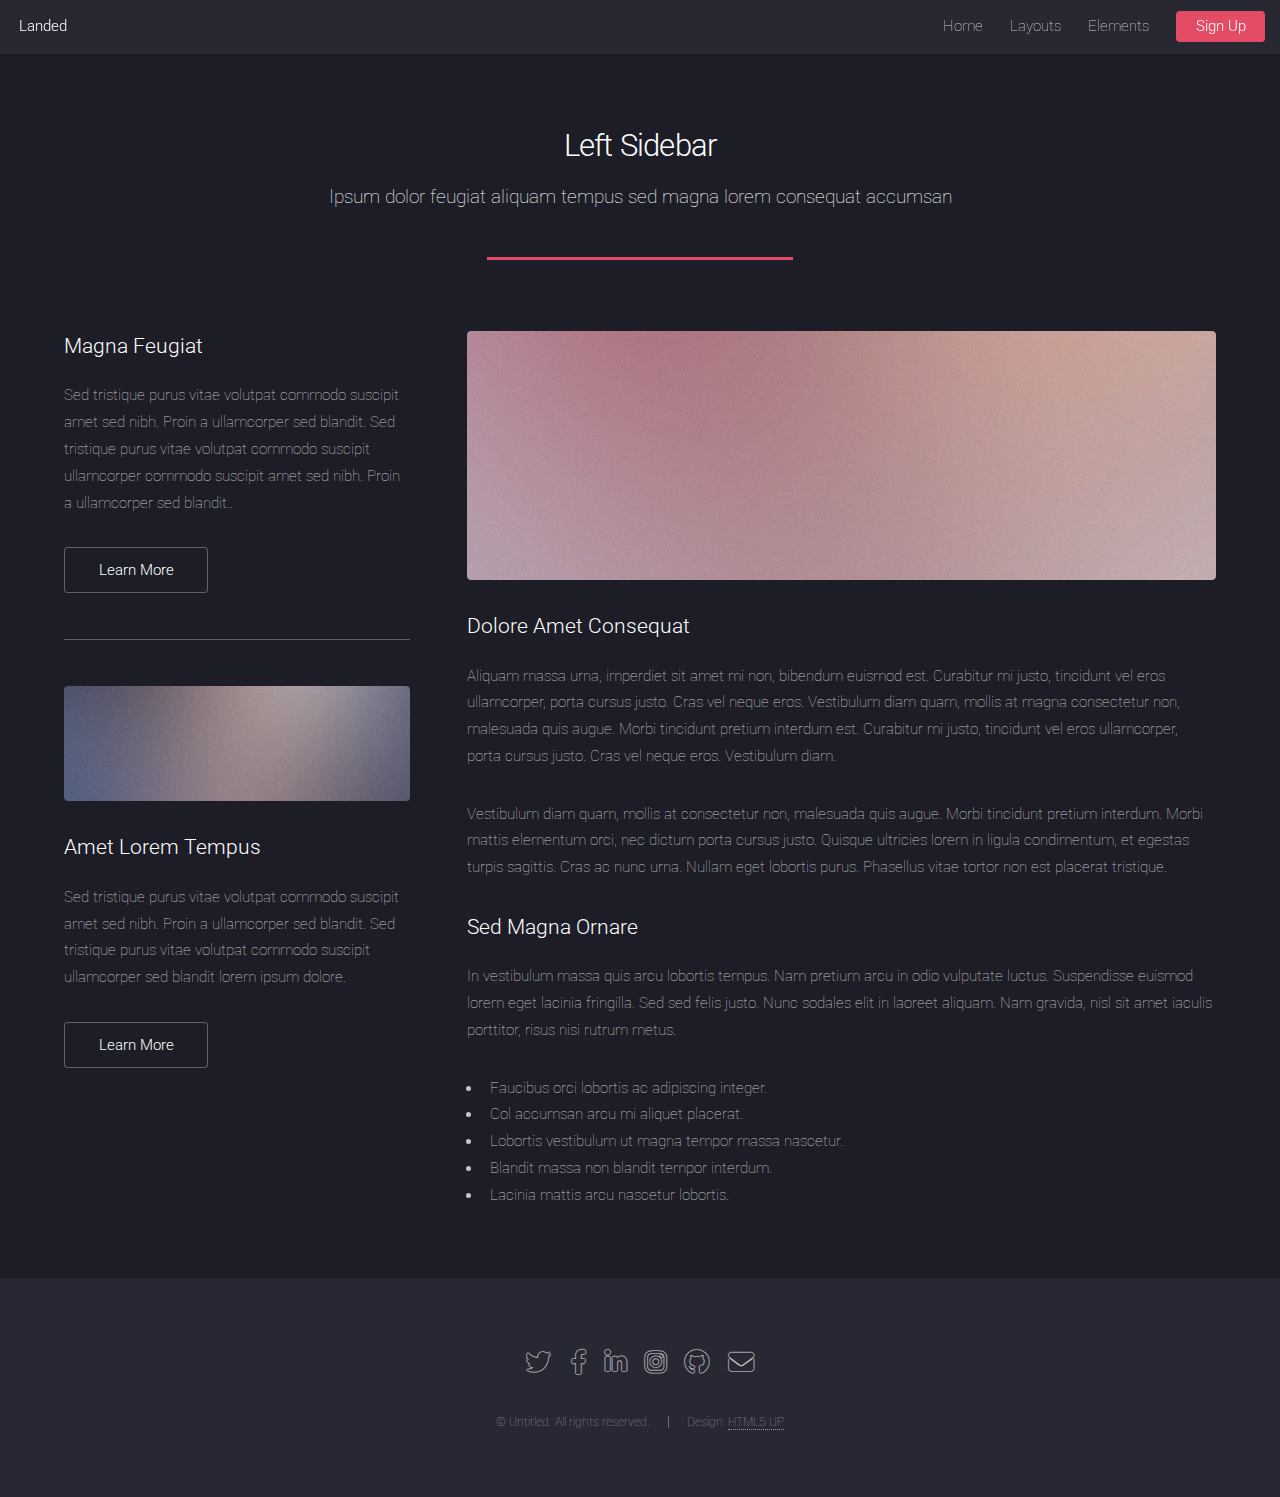
<file: left-sidebar.html>
<!DOCTYPE HTML>
<!--
	Landed by HTML5 UP
	html5up.net | @ajlkn
	Free for personal and commercial use under the CCA 3.0 license (html5up.net/license)
-->
<html>
	<head>
		<title>Left Sidebar - Landed by HTML5 UP</title>
		<meta charset="utf-8" />
		<meta name="viewport" content="width=device-width, initial-scale=1, user-scalable=no" />
		<link rel="stylesheet" href="assets/css/main.css" />
		<noscript><link rel="stylesheet" href="assets/css/noscript.css" /></noscript>
	</head>
	<body class="is-preload">
		<div id="page-wrapper">

			<!-- Header -->
				<header id="header">
					<h1 id="logo"><a href="index.html">Landed</a></h1>
					<nav id="nav">
						<ul>
							<li><a href="index.html">Home</a></li>
							<li>
								<a href="#">Layouts</a>
								<ul>
									<li><a href="left-sidebar.html">Left Sidebar</a></li>
									<li><a href="right-sidebar.html">Right Sidebar</a></li>
									<li><a href="no-sidebar.html">No Sidebar</a></li>
									<li>
										<a href="#">Submenu</a>
										<ul>
											<li><a href="#">Option 1</a></li>
											<li><a href="#">Option 2</a></li>
											<li><a href="#">Option 3</a></li>
											<li><a href="#">Option 4</a></li>
										</ul>
									</li>
								</ul>
							</li>
							<li><a href="elements.html">Elements</a></li>
							<li><a href="#" class="button primary">Sign Up</a></li>
						</ul>
					</nav>
				</header>

			<!-- Main -->
				<div id="main" class="wrapper style1">
					<div class="container">
						<header class="major">
							<h2>Left Sidebar</h2>
							<p>Ipsum dolor feugiat aliquam tempus sed magna lorem consequat accumsan</p>
						</header>
						<div class="row gtr-150">
							<div class="col-4 col-12-medium">

								<!-- Sidebar -->
									<section id="sidebar">
										<section>
											<h3>Magna Feugiat</h3>
											<p>Sed tristique purus vitae volutpat commodo suscipit amet sed nibh. Proin a ullamcorper sed blandit. Sed tristique purus vitae volutpat commodo suscipit ullamcorper commodo suscipit amet sed nibh. Proin a ullamcorper sed blandit..</p>
											<footer>
												<ul class="actions">
													<li><a href="#" class="button">Learn More</a></li>
												</ul>
											</footer>
										</section>
										<hr />
										<section>
											<a href="#" class="image fit"><img src="images/pic06.jpg" alt="" /></a>
											<h3>Amet Lorem Tempus</h3>
											<p>Sed tristique purus vitae volutpat commodo suscipit amet sed nibh. Proin a ullamcorper sed blandit. Sed tristique purus vitae volutpat commodo suscipit ullamcorper sed blandit lorem ipsum dolore.</p>
											<footer>
												<ul class="actions">
													<li><a href="#" class="button">Learn More</a></li>
												</ul>
											</footer>
										</section>
									</section>

							</div>
							<div class="col-8 col-12-medium imp-medium">

								<!-- Content -->
									<section id="content">
										<a href="#" class="image fit"><img src="images/pic05.jpg" alt="" /></a>
										<h3>Dolore Amet Consequat</h3>
										<p>Aliquam massa urna, imperdiet sit amet mi non, bibendum euismod est. Curabitur mi justo, tincidunt vel eros ullamcorper, porta cursus justo. Cras vel neque eros. Vestibulum diam quam, mollis at magna consectetur non, malesuada quis augue. Morbi tincidunt pretium interdum est. Curabitur mi justo, tincidunt vel eros ullamcorper, porta cursus justo. Cras vel neque eros. Vestibulum diam.</p>
										<p>Vestibulum diam quam, mollis at consectetur non, malesuada quis augue. Morbi tincidunt pretium interdum. Morbi mattis elementum orci, nec dictum porta cursus justo. Quisque ultricies lorem in ligula condimentum, et egestas turpis sagittis. Cras ac nunc urna. Nullam eget lobortis purus. Phasellus vitae tortor non est placerat tristique.</p>
										<h3>Sed Magna Ornare</h3>
										<p>In vestibulum massa quis arcu lobortis tempus. Nam pretium arcu in odio vulputate luctus. Suspendisse euismod lorem eget lacinia fringilla. Sed sed felis justo. Nunc sodales elit in laoreet aliquam. Nam gravida, nisl sit amet iaculis porttitor, risus nisi rutrum metus.</p>
										<ul>
											<li>Faucibus orci lobortis ac adipiscing integer.</li>
											<li>Col accumsan arcu mi aliquet placerat.</li>
											<li>Lobortis vestibulum ut magna tempor massa nascetur.</li>
											<li>Blandit massa non blandit tempor interdum.</li>
											<li>Lacinia mattis arcu nascetur lobortis.</li>
										</ul>
									</section>

							</div>
						</div>
					</div>
				</div>

			<!-- Footer -->
				<footer id="footer">
					<ul class="icons">
						<li><a href="#" class="icon brands alt fa-twitter"><span class="label">Twitter</span></a></li>
						<li><a href="#" class="icon brands alt fa-facebook-f"><span class="label">Facebook</span></a></li>
						<li><a href="#" class="icon brands alt fa-linkedin-in"><span class="label">LinkedIn</span></a></li>
						<li><a href="#" class="icon brands alt fa-instagram"><span class="label">Instagram</span></a></li>
						<li><a href="#" class="icon brands alt fa-github"><span class="label">GitHub</span></a></li>
						<li><a href="#" class="icon solid alt fa-envelope"><span class="label">Email</span></a></li>
					</ul>
					<ul class="copyright">
						<li>&copy; Untitled. All rights reserved.</li><li>Design: <a href="http://html5up.net">HTML5 UP</a></li>
					</ul>
				</footer>

		</div>

		<!-- Scripts -->
			<script src="assets/js/jquery.min.js"></script>
			<script src="assets/js/jquery.scrolly.min.js"></script>
			<script src="assets/js/jquery.dropotron.min.js"></script>
			<script src="assets/js/jquery.scrollex.min.js"></script>
			<script src="assets/js/browser.min.js"></script>
			<script src="assets/js/breakpoints.min.js"></script>
			<script src="assets/js/util.js"></script>
			<script src="assets/js/main.js"></script>

	</body>
</html>
</file>
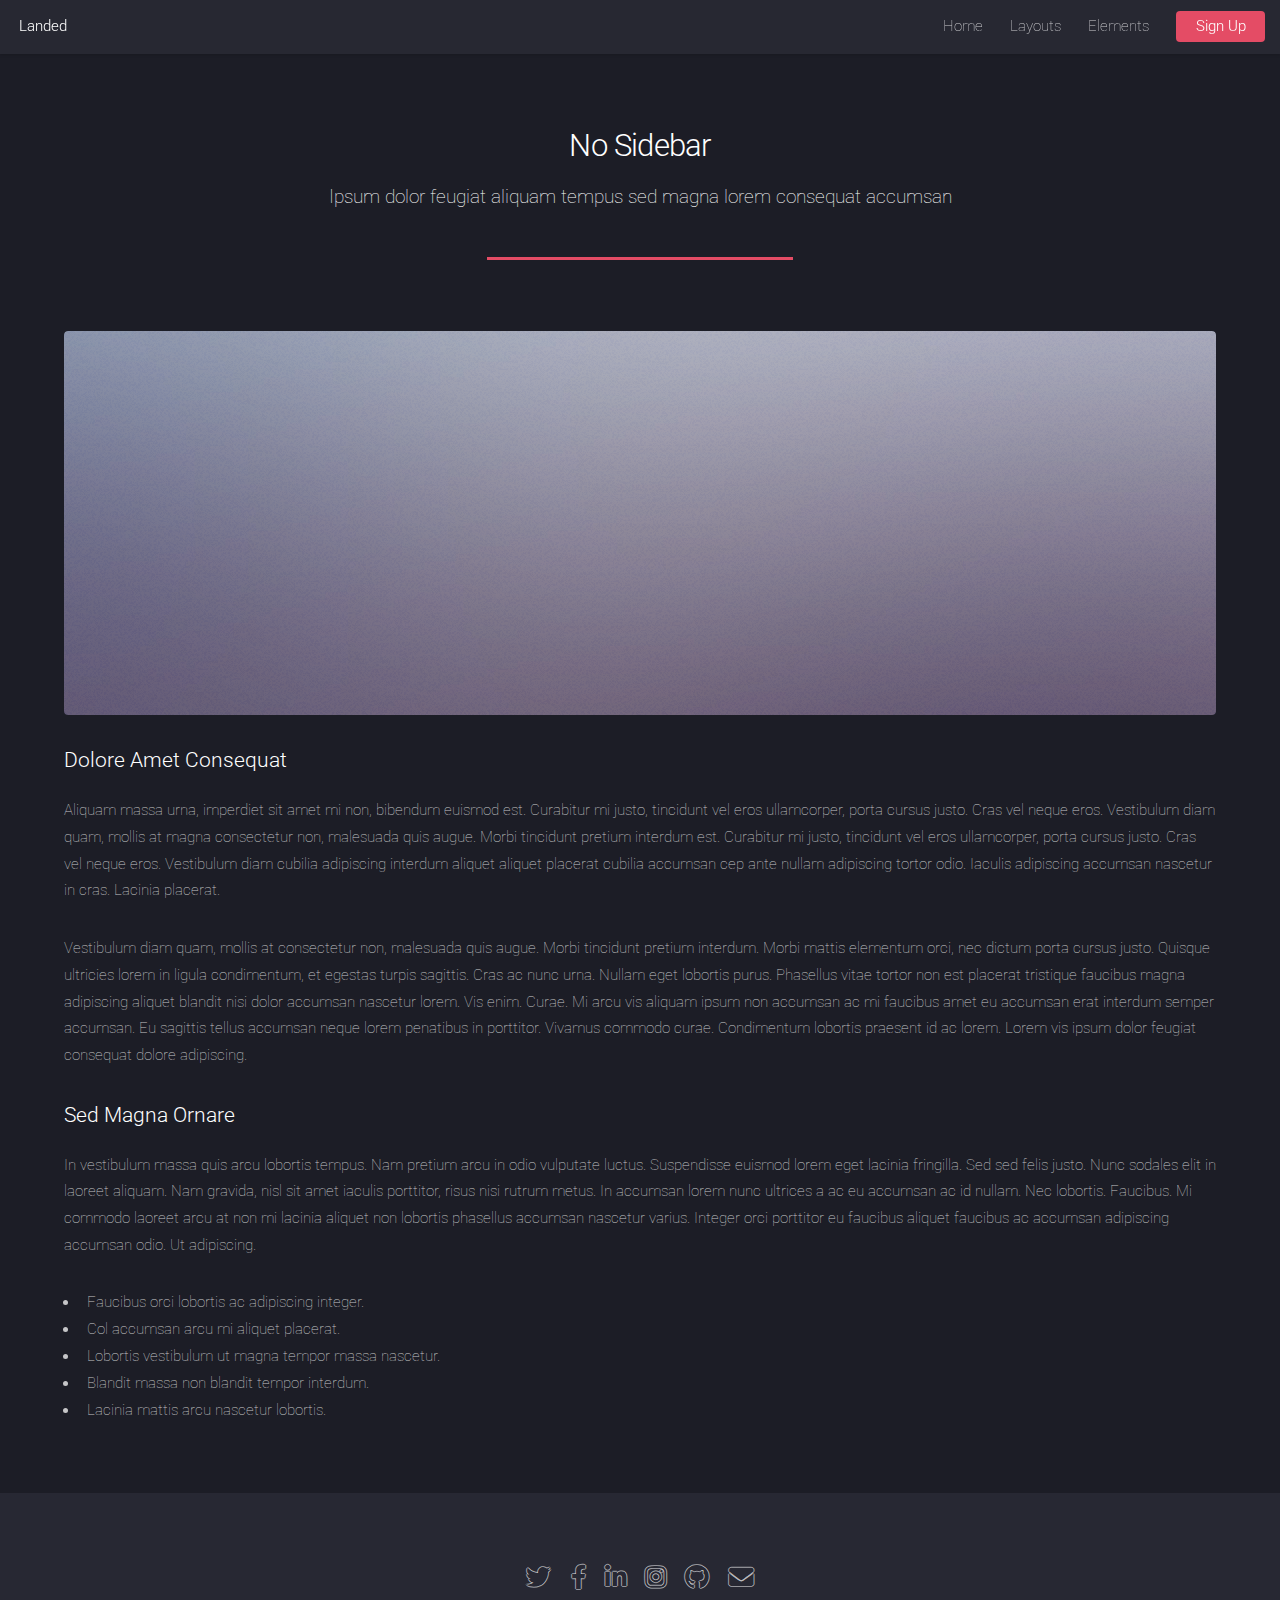
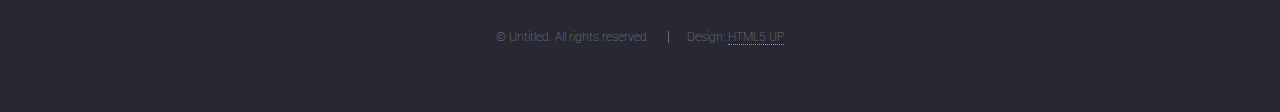
<file: no-sidebar.html>
<!DOCTYPE HTML>
<!--
	Landed by HTML5 UP
	html5up.net | @ajlkn
	Free for personal and commercial use under the CCA 3.0 license (html5up.net/license)
-->
<html>
	<head>
		<title>No Sidebar - Landed by HTML5 UP</title>
		<meta charset="utf-8" />
		<meta name="viewport" content="width=device-width, initial-scale=1, user-scalable=no" />
		<link rel="stylesheet" href="assets/css/main.css" />
		<noscript><link rel="stylesheet" href="assets/css/noscript.css" /></noscript>
	</head>
	<body class="is-preload">
		<div id="page-wrapper">

			<!-- Header -->
				<header id="header">
					<h1 id="logo"><a href="index.html">Landed</a></h1>
					<nav id="nav">
						<ul>
							<li><a href="index.html">Home</a></li>
							<li>
								<a href="#">Layouts</a>
								<ul>
									<li><a href="left-sidebar.html">Left Sidebar</a></li>
									<li><a href="right-sidebar.html">Right Sidebar</a></li>
									<li><a href="no-sidebar.html">No Sidebar</a></li>
									<li>
										<a href="#">Submenu</a>
										<ul>
											<li><a href="#">Option 1</a></li>
											<li><a href="#">Option 2</a></li>
											<li><a href="#">Option 3</a></li>
											<li><a href="#">Option 4</a></li>
										</ul>
									</li>
								</ul>
							</li>
							<li><a href="elements.html">Elements</a></li>
							<li><a href="#" class="button primary">Sign Up</a></li>
						</ul>
					</nav>
				</header>

			<!-- Main -->
				<div id="main" class="wrapper style1">
					<div class="container">
						<header class="major">
							<h2>No Sidebar</h2>
							<p>Ipsum dolor feugiat aliquam tempus sed magna lorem consequat accumsan</p>
						</header>

						<!-- Content -->
							<section id="content">
								<a href="#" class="image fit"><img src="images/pic07.jpg" alt="" /></a>
								<h3>Dolore Amet Consequat</h3>
								<p>Aliquam massa urna, imperdiet sit amet mi non, bibendum euismod est. Curabitur mi justo, tincidunt vel eros ullamcorper, porta cursus justo. Cras vel neque eros. Vestibulum diam quam, mollis at magna consectetur non, malesuada quis augue. Morbi tincidunt pretium interdum est. Curabitur mi justo, tincidunt vel eros ullamcorper, porta cursus justo. Cras vel neque eros. Vestibulum diam cubilia adipiscing interdum aliquet aliquet placerat cubilia accumsan cep ante nullam adipiscing tortor odio. Iaculis adipiscing accumsan nascetur in cras. Lacinia placerat.</p>
								<p>Vestibulum diam quam, mollis at consectetur non, malesuada quis augue. Morbi tincidunt pretium interdum. Morbi mattis elementum orci, nec dictum porta cursus justo. Quisque ultricies lorem in ligula condimentum, et egestas turpis sagittis. Cras ac nunc urna. Nullam eget lobortis purus. Phasellus vitae tortor non est placerat tristique faucibus magna adipiscing aliquet blandit nisi dolor accumsan nascetur lorem. Vis enim. Curae. Mi arcu vis aliquam ipsum non accumsan ac mi faucibus amet eu accumsan erat interdum semper accumsan. Eu sagittis tellus accumsan neque lorem penatibus in porttitor. Vivamus commodo curae. Condimentum lobortis praesent id ac lorem. Lorem vis ipsum dolor feugiat consequat dolore adipiscing.</p>
								<h3>Sed Magna Ornare</h3>
								<p>In vestibulum massa quis arcu lobortis tempus. Nam pretium arcu in odio vulputate luctus. Suspendisse euismod lorem eget lacinia fringilla. Sed sed felis justo. Nunc sodales elit in laoreet aliquam. Nam gravida, nisl sit amet iaculis porttitor, risus nisi rutrum metus. In accumsan lorem nunc ultrices a ac eu accumsan ac id nullam. Nec lobortis. Faucibus. Mi commodo laoreet arcu at non mi lacinia aliquet non lobortis phasellus accumsan nascetur varius. Integer orci porttitor eu faucibus aliquet faucibus ac accumsan adipiscing accumsan odio. Ut adipiscing.</p>
								<ul>
									<li>Faucibus orci lobortis ac adipiscing integer.</li>
									<li>Col accumsan arcu mi aliquet placerat.</li>
									<li>Lobortis vestibulum ut magna tempor massa nascetur.</li>
									<li>Blandit massa non blandit tempor interdum.</li>
									<li>Lacinia mattis arcu nascetur lobortis.</li>
								</ul>
							</section>

					</div>
				</div>

			<!-- Footer -->
				<footer id="footer">
					<ul class="icons">
						<li><a href="#" class="icon brands alt fa-twitter"><span class="label">Twitter</span></a></li>
						<li><a href="#" class="icon brands alt fa-facebook-f"><span class="label">Facebook</span></a></li>
						<li><a href="#" class="icon brands alt fa-linkedin-in"><span class="label">LinkedIn</span></a></li>
						<li><a href="#" class="icon brands alt fa-instagram"><span class="label">Instagram</span></a></li>
						<li><a href="#" class="icon brands alt fa-github"><span class="label">GitHub</span></a></li>
						<li><a href="#" class="icon solid alt fa-envelope"><span class="label">Email</span></a></li>
					</ul>
					<ul class="copyright">
						<li>&copy; Untitled. All rights reserved.</li><li>Design: <a href="http://html5up.net">HTML5 UP</a></li>
					</ul>
				</footer>

		</div>

		<!-- Scripts -->
			<script src="assets/js/jquery.min.js"></script>
			<script src="assets/js/jquery.scrolly.min.js"></script>
			<script src="assets/js/jquery.dropotron.min.js"></script>
			<script src="assets/js/jquery.scrollex.min.js"></script>
			<script src="assets/js/browser.min.js"></script>
			<script src="assets/js/breakpoints.min.js"></script>
			<script src="assets/js/util.js"></script>
			<script src="assets/js/main.js"></script>

	</body>
</html>
</file>
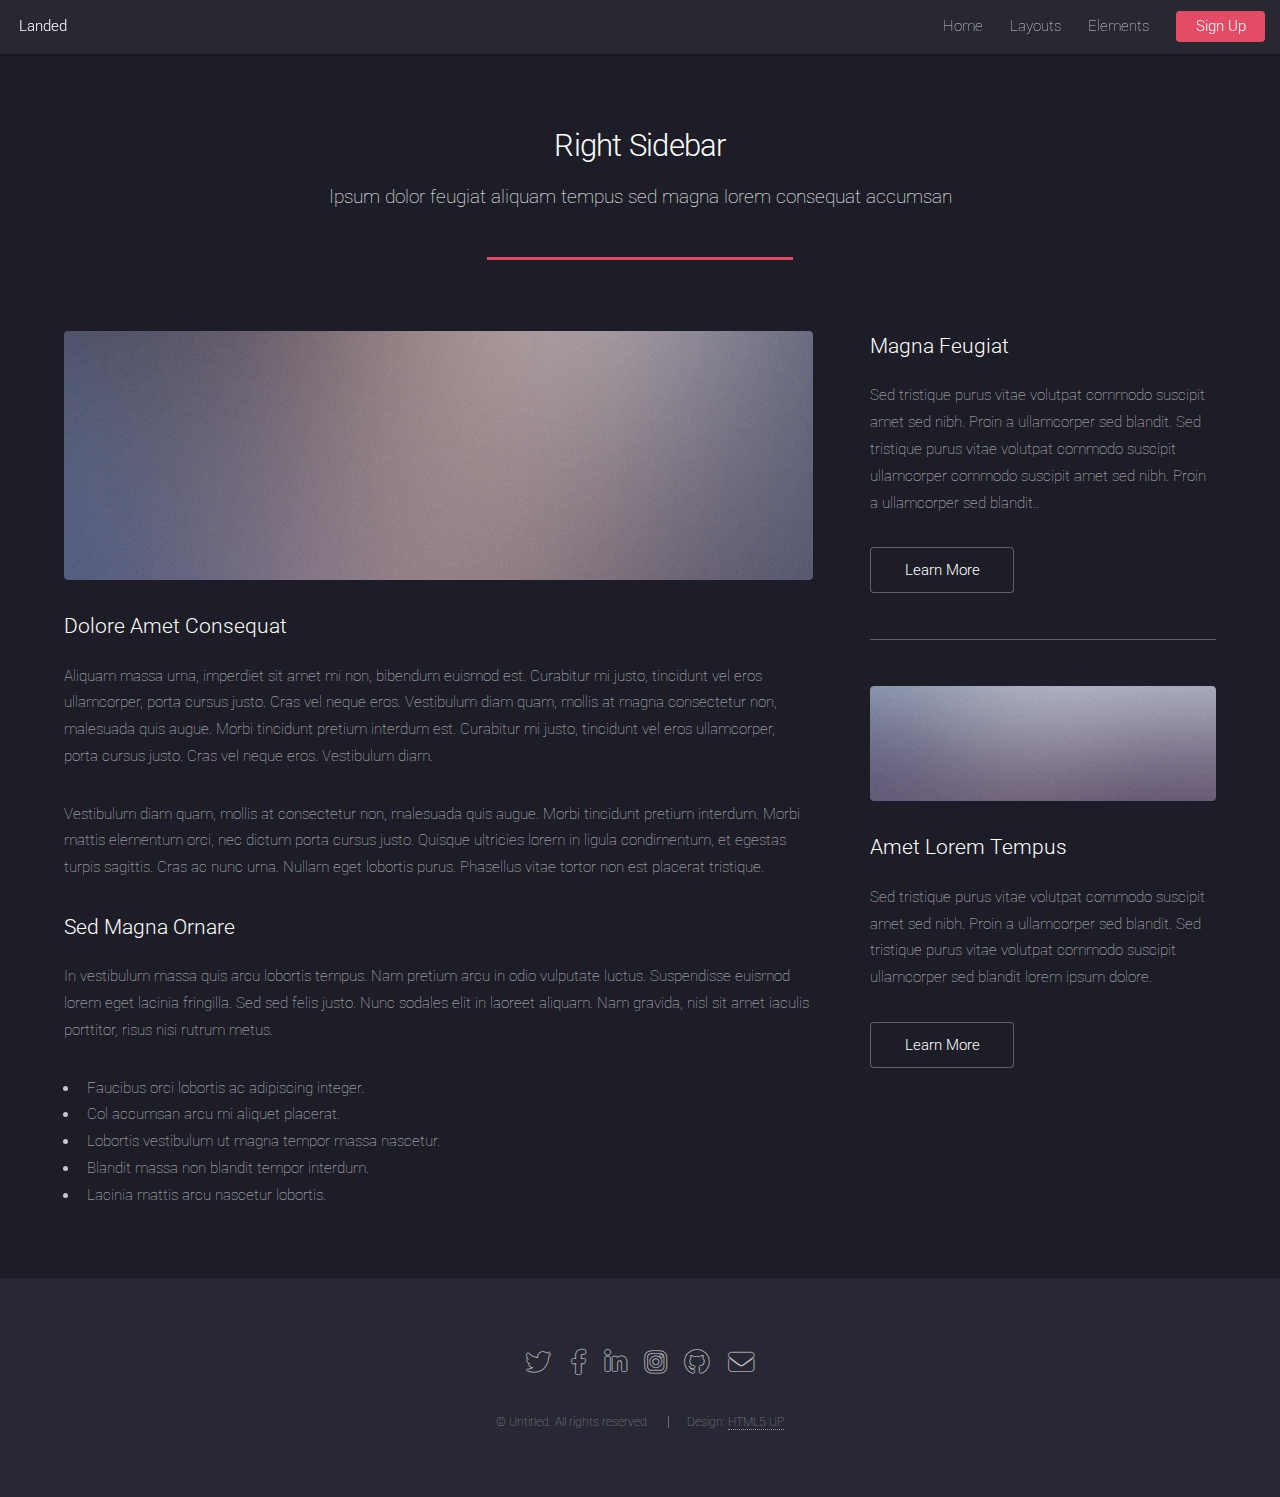
<file: right-sidebar.html>
<!DOCTYPE HTML>
<!--
	Landed by HTML5 UP
	html5up.net | @ajlkn
	Free for personal and commercial use under the CCA 3.0 license (html5up.net/license)
-->
<html>
	<head>
		<title>Right Sidebar - Landed by HTML5 UP</title>
		<meta charset="utf-8" />
		<meta name="viewport" content="width=device-width, initial-scale=1, user-scalable=no" />
		<link rel="stylesheet" href="assets/css/main.css" />
		<noscript><link rel="stylesheet" href="assets/css/noscript.css" /></noscript>
	</head>
	<body class="is-preload">
		<div id="page-wrapper">

			<!-- Header -->
				<header id="header">
					<h1 id="logo"><a href="index.html">Landed</a></h1>
					<nav id="nav">
						<ul>
							<li><a href="index.html">Home</a></li>
							<li>
								<a href="#">Layouts</a>
								<ul>
									<li><a href="left-sidebar.html">Left Sidebar</a></li>
									<li><a href="right-sidebar.html">Right Sidebar</a></li>
									<li><a href="no-sidebar.html">No Sidebar</a></li>
									<li>
										<a href="#">Submenu</a>
										<ul>
											<li><a href="#">Option 1</a></li>
											<li><a href="#">Option 2</a></li>
											<li><a href="#">Option 3</a></li>
											<li><a href="#">Option 4</a></li>
										</ul>
									</li>
								</ul>
							</li>
							<li><a href="elements.html">Elements</a></li>
							<li><a href="#" class="button primary">Sign Up</a></li>
						</ul>
					</nav>
				</header>

			<!-- Main -->
				<div id="main" class="wrapper style1">
					<div class="container">
						<header class="major">
							<h2>Right Sidebar</h2>
							<p>Ipsum dolor feugiat aliquam tempus sed magna lorem consequat accumsan</p>
						</header>
						<div class="row gtr-150">
							<div class="col-8 col-12-medium">

								<!-- Content -->
									<section id="content">
										<a href="#" class="image fit"><img src="images/pic06.jpg" alt="" /></a>
										<h3>Dolore Amet Consequat</h3>
										<p>Aliquam massa urna, imperdiet sit amet mi non, bibendum euismod est. Curabitur mi justo, tincidunt vel eros ullamcorper, porta cursus justo. Cras vel neque eros. Vestibulum diam quam, mollis at magna consectetur non, malesuada quis augue. Morbi tincidunt pretium interdum est. Curabitur mi justo, tincidunt vel eros ullamcorper, porta cursus justo. Cras vel neque eros. Vestibulum diam.</p>
										<p>Vestibulum diam quam, mollis at consectetur non, malesuada quis augue. Morbi tincidunt pretium interdum. Morbi mattis elementum orci, nec dictum porta cursus justo. Quisque ultricies lorem in ligula condimentum, et egestas turpis sagittis. Cras ac nunc urna. Nullam eget lobortis purus. Phasellus vitae tortor non est placerat tristique.</p>
										<h3>Sed Magna Ornare</h3>
										<p>In vestibulum massa quis arcu lobortis tempus. Nam pretium arcu in odio vulputate luctus. Suspendisse euismod lorem eget lacinia fringilla. Sed sed felis justo. Nunc sodales elit in laoreet aliquam. Nam gravida, nisl sit amet iaculis porttitor, risus nisi rutrum metus.</p>
										<ul>
											<li>Faucibus orci lobortis ac adipiscing integer.</li>
											<li>Col accumsan arcu mi aliquet placerat.</li>
											<li>Lobortis vestibulum ut magna tempor massa nascetur.</li>
											<li>Blandit massa non blandit tempor interdum.</li>
											<li>Lacinia mattis arcu nascetur lobortis.</li>
										</ul>
									</section>

							</div>
							<div class="col-4 col-12-medium">

								<!-- Sidebar -->
									<section id="sidebar">
										<section>
											<h3>Magna Feugiat</h3>
											<p>Sed tristique purus vitae volutpat commodo suscipit amet sed nibh. Proin a ullamcorper sed blandit. Sed tristique purus vitae volutpat commodo suscipit ullamcorper commodo suscipit amet sed nibh. Proin a ullamcorper sed blandit..</p>
											<footer>
												<ul class="actions">
													<li><a href="#" class="button">Learn More</a></li>
												</ul>
											</footer>
										</section>
										<hr />
										<section>
											<a href="#" class="image fit"><img src="images/pic07.jpg" alt="" /></a>
											<h3>Amet Lorem Tempus</h3>
											<p>Sed tristique purus vitae volutpat commodo suscipit amet sed nibh. Proin a ullamcorper sed blandit. Sed tristique purus vitae volutpat commodo suscipit ullamcorper sed blandit lorem ipsum dolore.</p>
											<footer>
												<ul class="actions">
													<li><a href="#" class="button">Learn More</a></li>
												</ul>
											</footer>
										</section>
									</section>

							</div>
						</div>
					</div>
				</div>

			<!-- Footer -->
				<footer id="footer">
					<ul class="icons">
						<li><a href="#" class="icon brands alt fa-twitter"><span class="label">Twitter</span></a></li>
						<li><a href="#" class="icon brands alt fa-facebook-f"><span class="label">Facebook</span></a></li>
						<li><a href="#" class="icon brands alt fa-linkedin-in"><span class="label">LinkedIn</span></a></li>
						<li><a href="#" class="icon brands alt fa-instagram"><span class="label">Instagram</span></a></li>
						<li><a href="#" class="icon brands alt fa-github"><span class="label">GitHub</span></a></li>
						<li><a href="#" class="icon solid alt fa-envelope"><span class="label">Email</span></a></li>
					</ul>
					<ul class="copyright">
						<li>&copy; Untitled. All rights reserved.</li><li>Design: <a href="http://html5up.net">HTML5 UP</a></li>
					</ul>
				</footer>

		</div>

		<!-- Scripts -->
			<script src="assets/js/jquery.min.js"></script>
			<script src="assets/js/jquery.scrolly.min.js"></script>
			<script src="assets/js/jquery.dropotron.min.js"></script>
			<script src="assets/js/jquery.scrollex.min.js"></script>
			<script src="assets/js/browser.min.js"></script>
			<script src="assets/js/breakpoints.min.js"></script>
			<script src="assets/js/util.js"></script>
			<script src="assets/js/main.js"></script>

	</body>
</html>
</file>
<file: assets/css/noscript.css>
/*
	Landed by HTML5 UP
	html5up.net | @ajlkn
	Free for personal and commercial use under the CCA 3.0 license (html5up.net/license)
*/

/* Loader */

	body.landing.is-preload:before {
		display: none;
	}

	body.landing.is-preload:after {
		display: none;
	}
</file>
<file: assets/css/main.css>
@import url("fontawesome-all.min.css");
@import url("https://fonts.googleapis.com/css?family=Roboto:100,300,100italic,300italic");

/*
	Landed by HTML5 UP
	html5up.net | @ajlkn
	Free for personal and commercial use under the CCA 3.0 license (html5up.net/license)
*/

html, body, div, span, applet, object,
iframe, h1, h2, h3, h4, h5, h6, p, blockquote,
pre, a, abbr, acronym, address, big, cite,
code, del, dfn, em, img, ins, kbd, q, s, samp,
small, strike, strong, sub, sup, tt, var, b,
u, i, center, dl, dt, dd, ol, ul, li, fieldset,
form, label, legend, table, caption, tbody,
tfoot, thead, tr, th, td, article, aside,
canvas, details, embed, figure, figcaption,
footer, header, hgroup, menu, nav, output, ruby,
section, summary, time, mark, audio, video {
	margin: 0;
	padding: 0;
	border: 0;
	font-size: 100%;
	font: inherit;
	vertical-align: baseline;}

article, aside, details, figcaption, figure,
footer, header, hgroup, menu, nav, section {
	display: block;}

body {
	line-height: 1;
}

ol, ul {
	list-style: none;
}

blockquote, q {
	quotes: none;
}

	blockquote:before, blockquote:after, q:before, q:after {
		content: '';
		content: none;
	}

table {
	border-collapse: collapse;
	border-spacing: 0;
}

body {
	-webkit-text-size-adjust: none;
}

mark {
	background-color: transparent;
	color: inherit;
}

input::-moz-focus-inner {
	border: 0;
	padding: 0;
}

input, select, textarea {
	-moz-appearance: none;
	-webkit-appearance: none;
	-ms-appearance: none;
	appearance: none;
}

/* Basic */

	html {
		box-sizing: border-box;
	}

	*, *:before, *:after {
		box-sizing: inherit;
	}

	html, body {
		background: #1c1d26;
	}

	body.is-preload *, body.is-preload *:before, body.is-preload *:after {
		-moz-animation: none !important;
		-webkit-animation: none !important;
		-ms-animation: none !important;
		animation: none !important;
		-moz-transition: none !important;
		-webkit-transition: none !important;
		-ms-transition: none !important;
		transition: none !important;
	}

	body, input, select, textarea {
		color: rgba(255, 255, 255, 0.75);
		font-family: "Roboto", Helvetica, sans-serif;
		font-size: 15pt;
		font-weight: 100;
		line-height: 1.75em;
	}

	a {
		-moz-transition: border-color 0.2s ease-in-out, color 0.2s ease-in-out;
		-webkit-transition: border-color 0.2s ease-in-out, color 0.2s ease-in-out;
		-ms-transition: border-color 0.2s ease-in-out, color 0.2s ease-in-out;
		transition: border-color 0.2s ease-in-out, color 0.2s ease-in-out;
		border-bottom: dotted 1px;
		color: #e44c65;
		text-decoration: none;
	}

		a:hover {
			color: #e44c65 !important;
			border-bottom-color: transparent;
		}

	strong, b {
		color: #ffffff;
		font-weight: 300;
	}

	em, i {
		font-style: italic;
	}

	p {
		margin: 0 0 2em 0;
	}

	h1, h2, h3, h4, h5, h6 {
		color: #ffffff;
		font-weight: 300;
		line-height: 1em;
		margin: 0 0 1em 0;
	}

		h1 a, h2 a, h3 a, h4 a, h5 a, h6 a {
			color: inherit;
			border: 0;
		}

	h2 {
		font-size: 2em;
		line-height: 1.5em;
		letter-spacing: -0.025em;
	}

	h3 {
		font-size: 1.35em;
		line-height: 1.5em;
	}

	h4 {
		font-size: 1.1em;
		line-height: 1.5em;
	}

	h5 {
		font-size: 0.9em;
		line-height: 1.5em;
	}

	h6 {
		font-size: 0.7em;
		line-height: 1.5em;
	}

	sub {
		font-size: 0.8em;
		position: relative;
		top: 0.5em;
	}

	sup {
		font-size: 0.8em;
		position: relative;
		top: -0.5em;
	}

	hr {
		border: 0;
		border-bottom: solid 1px rgba(255, 255, 255, 0.3);
		margin: 3em 0;
	}

		hr.major {
			margin: 4em 0;
		}

	blockquote {
		border-left: solid 4px rgba(255, 255, 255, 0.3);
		font-style: italic;
		margin: 0 0 2em 0;
		padding: 0.5em 0 0.5em 2em;
	}

	code {
		background: rgba(255, 255, 255, 0.075);
		border-radius: 4px;
		font-family: "Courier New", monospace;
		font-size: 0.9em;
		margin: 0 0.25em;
		padding: 0.25em 0.65em;
	}

	pre {
		-webkit-overflow-scrolling: touch;
		font-family: "Courier New", monospace;
		font-size: 0.9em;
		margin: 0 0 2em 0;
	}

		pre code {
			display: block;
			line-height: 1.75em;
			padding: 1em 1.5em;
			overflow-x: auto;
		}

	.align-left {
		text-align: left;
	}

	.align-center {
		text-align: center;
	}

	.align-right {
		text-align: right;
	}

/* Loader */

	@-moz-keyframes spinner-show {
		0% {
			opacity: 0;
		}

		100% {
			opacity: 1;
		}
	}

	@-webkit-keyframes spinner-show {
		0% {
			opacity: 0;
		}

		100% {
			opacity: 1;
		}
	}

	@-ms-keyframes spinner-show {
		0% {
			opacity: 0;
		}

		100% {
			opacity: 1;
		}
	}

	@keyframes spinner-show {
		0% {
			opacity: 0;
		}

		100% {
			opacity: 1;
		}
	}

	@-moz-keyframes spinner-hide {
		0% {
			color: rgba(255, 255, 255, 0.15);
			z-index: 100001;
			-moz-transform: scale(1) rotate(0deg);
			-webkit-transform: scale(1) rotate(0deg);
			-ms-transform: scale(1) rotate(0deg);
			transform: scale(1) rotate(0deg);
		}

		99% {
			color: #1c1d26;
			z-index: 100001;
			-moz-transform: scale(0.5) rotate(360deg);
			-webkit-transform: scale(0.5) rotate(360deg);
			-ms-transform: scale(0.5) rotate(360deg);
			transform: scale(0.5) rotate(360deg);
		}

		100% {
			color: #1c1d26;
			z-index: -1;
			-moz-transform: scale(0.5) rotate(360deg);
			-webkit-transform: scale(0.5) rotate(360deg);
			-ms-transform: scale(0.5) rotate(360deg);
			transform: scale(0.5) rotate(360deg);
		}
	}

	@-webkit-keyframes spinner-hide {
		0% {
			color: rgba(255, 255, 255, 0.15);
			z-index: 100001;
			-moz-transform: scale(1) rotate(0deg);
			-webkit-transform: scale(1) rotate(0deg);
			-ms-transform: scale(1) rotate(0deg);
			transform: scale(1) rotate(0deg);
		}

		99% {
			color: #1c1d26;
			z-index: 100001;
			-moz-transform: scale(0.5) rotate(360deg);
			-webkit-transform: scale(0.5) rotate(360deg);
			-ms-transform: scale(0.5) rotate(360deg);
			transform: scale(0.5) rotate(360deg);
		}

		100% {
			color: #1c1d26;
			z-index: -1;
			-moz-transform: scale(0.5) rotate(360deg);
			-webkit-transform: scale(0.5) rotate(360deg);
			-ms-transform: scale(0.5) rotate(360deg);
			transform: scale(0.5) rotate(360deg);
		}
	}

	@-ms-keyframes spinner-hide {
		0% {
			color: rgba(255, 255, 255, 0.15);
			z-index: 100001;
			-moz-transform: scale(1) rotate(0deg);
			-webkit-transform: scale(1) rotate(0deg);
			-ms-transform: scale(1) rotate(0deg);
			transform: scale(1) rotate(0deg);
		}

		99% {
			color: #1c1d26;
			z-index: 100001;
			-moz-transform: scale(0.5) rotate(360deg);
			-webkit-transform: scale(0.5) rotate(360deg);
			-ms-transform: scale(0.5) rotate(360deg);
			transform: scale(0.5) rotate(360deg);
		}

		100% {
			color: #1c1d26;
			z-index: -1;
			-moz-transform: scale(0.5) rotate(360deg);
			-webkit-transform: scale(0.5) rotate(360deg);
			-ms-transform: scale(0.5) rotate(360deg);
			transform: scale(0.5) rotate(360deg);
		}
	}

	@keyframes spinner-hide {
		0% {
			color: rgba(255, 255, 255, 0.15);
			z-index: 100001;
			-moz-transform: scale(1) rotate(0deg);
			-webkit-transform: scale(1) rotate(0deg);
			-ms-transform: scale(1) rotate(0deg);
			transform: scale(1) rotate(0deg);
		}

		99% {
			color: #1c1d26;
			z-index: 100001;
			-moz-transform: scale(0.5) rotate(360deg);
			-webkit-transform: scale(0.5) rotate(360deg);
			-ms-transform: scale(0.5) rotate(360deg);
			transform: scale(0.5) rotate(360deg);
		}

		100% {
			color: #1c1d26;
			z-index: -1;
			-moz-transform: scale(0.5) rotate(360deg);
			-webkit-transform: scale(0.5) rotate(360deg);
			-ms-transform: scale(0.5) rotate(360deg);
			transform: scale(0.5) rotate(360deg);
		}
	}

	@-moz-keyframes spinner-rotate {
		0% {
			-moz-transform: scale(1) rotate(0deg);
			-webkit-transform: scale(1) rotate(0deg);
			-ms-transform: scale(1) rotate(0deg);
			transform: scale(1) rotate(0deg);
		}

		100% {
			-moz-transform: scale(1) rotate(360deg);
			-webkit-transform: scale(1) rotate(360deg);
			-ms-transform: scale(1) rotate(360deg);
			transform: scale(1) rotate(360deg);
		}
	}

	@-webkit-keyframes spinner-rotate {
		0% {
			-moz-transform: scale(1) rotate(0deg);
			-webkit-transform: scale(1) rotate(0deg);
			-ms-transform: scale(1) rotate(0deg);
			transform: scale(1) rotate(0deg);
		}

		100% {
			-moz-transform: scale(1) rotate(360deg);
			-webkit-transform: scale(1) rotate(360deg);
			-ms-transform: scale(1) rotate(360deg);
			transform: scale(1) rotate(360deg);
		}
	}

	@-ms-keyframes spinner-rotate {
		0% {
			-moz-transform: scale(1) rotate(0deg);
			-webkit-transform: scale(1) rotate(0deg);
			-ms-transform: scale(1) rotate(0deg);
			transform: scale(1) rotate(0deg);
		}

		100% {
			-moz-transform: scale(1) rotate(360deg);
			-webkit-transform: scale(1) rotate(360deg);
			-ms-transform: scale(1) rotate(360deg);
			transform: scale(1) rotate(360deg);
		}
	}

	@keyframes spinner-rotate {
		0% {
			-moz-transform: scale(1) rotate(0deg);
			-webkit-transform: scale(1) rotate(0deg);
			-ms-transform: scale(1) rotate(0deg);
			transform: scale(1) rotate(0deg);
		}

		100% {
			-moz-transform: scale(1) rotate(360deg);
			-webkit-transform: scale(1) rotate(360deg);
			-ms-transform: scale(1) rotate(360deg);
			transform: scale(1) rotate(360deg);
		}
	}

	@-moz-keyframes overlay-hide {
		0% {
			opacity: 1;
			z-index: 100000;
		}

		15% {
			opacity: 1;
			z-index: 100000;
		}

		99% {
			opacity: 0;
			z-index: 100000;
		}

		100% {
			opacity: 0;
			z-index: -1;
		}
	}

	@-webkit-keyframes overlay-hide {
		0% {
			opacity: 1;
			z-index: 100000;
		}

		15% {
			opacity: 1;
			z-index: 100000;
		}

		99% {
			opacity: 0;
			z-index: 100000;
		}

		100% {
			opacity: 0;
			z-index: -1;
		}
	}

	@-ms-keyframes overlay-hide {
		0% {
			opacity: 1;
			z-index: 100000;
		}

		15% {
			opacity: 1;
			z-index: 100000;
		}

		99% {
			opacity: 0;
			z-index: 100000;
		}

		100% {
			opacity: 0;
			z-index: -1;
		}
	}

	@keyframes overlay-hide {
		0% {
			opacity: 1;
			z-index: 100000;
		}

		15% {
			opacity: 1;
			z-index: 100000;
		}

		99% {
			opacity: 0;
			z-index: 100000;
		}

		100% {
			opacity: 0;
			z-index: -1;
		}
	}

	body.landing {
		text-decoration: none;
	}

		body.landing:before {
			-moz-osx-font-smoothing: grayscale;
			-webkit-font-smoothing: antialiased;
			display: inline-block;
			font-style: normal;
			font-variant: normal;
			text-rendering: auto;
			line-height: 1;
			text-transform: none !important;
			font-family: 'Font Awesome 5 Free';
			font-weight: 900;
		}

		body.landing:before {
			-moz-animation: spinner-show 1.5s 1 0.25s ease forwards, spinner-hide 0.25s ease-in-out forwards !important;
			-webkit-animation: spinner-show 1.5s 1 0.25s ease forwards, spinner-hide 0.25s ease-in-out forwards !important;
			-ms-animation: spinner-show 1.5s 1 0.25s ease forwards, spinner-hide 0.25s ease-in-out forwards !important;
			animation: spinner-show 1.5s 1 0.25s ease forwards, spinner-hide 0.25s ease-in-out forwards !important;
			-moz-transform-origin: 50% 50%;
			-webkit-transform-origin: 50% 50%;
			-ms-transform-origin: 50% 50%;
			transform-origin: 50% 50%;
			color: rgba(255, 255, 255, 0.15);
			content: '\f1ce';
			cursor: default;
			display: block;
			font-size: 2em;
			height: 2em;
			left: 50%;
			line-height: 2em;
			margin: -1em 0 0 -1em;
			opacity: 0;
			position: fixed;
			text-align: center;
			top: 50%;
			width: 2em;
			z-index: -1;
		}

		body.landing:after {
			-moz-animation: overlay-hide 1.5s ease-in forwards !important;
			-webkit-animation: overlay-hide 1.5s ease-in forwards !important;
			-ms-animation: overlay-hide 1.5s ease-in forwards !important;
			animation: overlay-hide 1.5s ease-in forwards !important;
			background: #1c1d26;
			content: '';
			display: block;
			height: 100%;
			left: 0;
			opacity: 0;
			position: fixed;
			top: 0;
			width: 100%;
			z-index: -1;
		}

		body.landing.is-preload:before {
			-moz-animation: spinner-show 1.5s 1 0.25s ease forwards, spinner-rotate 0.75s infinite linear !important;
			-webkit-animation: spinner-show 1.5s 1 0.25s ease forwards, spinner-rotate 0.75s infinite linear !important;
			-ms-animation: spinner-show 1.5s 1 0.25s ease forwards, spinner-rotate 0.75s infinite linear !important;
			animation: spinner-show 1.5s 1 0.25s ease forwards, spinner-rotate 0.75s infinite linear !important;
			z-index: 100001;
		}

		body.landing.is-preload:after {
			-moz-animation: none !important;
			-webkit-animation: none !important;
			-ms-animation: none !important;
			animation: none !important;
			opacity: 1;
			z-index: 100000;
		}

	@media (-webkit-min-device-pixel-ratio: 2) {

		body.landing:before {
			line-height: 2.025em;
		}

	}

/* Container */

	.container {
		margin: 0 auto;
		max-width: calc(100% - 4em);
		width: 70em;
	}

		.container.xsmall {
			width: 17.5em;
		}

		.container.small {
			width: 35em;
		}

		.container.medium {
			width: 52.5em;
		}

		.container.large {
			width: 87.5em;
		}

		.container.xlarge {
			width: 105em;
		}

		.container.max {
			width: 100%;
		}

		@media screen and (max-width: 1280px) {

			.container {
				width: 90%;
				max-width: 100%;
			}

		}

		@media screen and (max-width: 980px) {

			.container {
				width: 100% !important;
			}

		}

/* Row */

	.row {
		display: flex;
		flex-wrap: wrap;
		box-sizing: border-box;
		align-items: stretch;
	}

		.row > * {
			box-sizing: border-box;
		}

		.row.gtr-uniform > * > :last-child {
			margin-bottom: 0;
		}

		.row.aln-left {
			justify-content: flex-start;
		}

		.row.aln-center {
			justify-content: center;
		}

		.row.aln-right {
			justify-content: flex-end;
		}

		.row.aln-top {
			align-items: flex-start;
		}

		.row.aln-middle {
			align-items: center;
		}

		.row.aln-bottom {
			align-items: flex-end;
		}

		.row > .imp {
			order: -1;
		}

		.row > .col-1 {
			width: 8.33333%;
		}

		.row > .off-1 {
			margin-left: 8.33333%;
		}

		.row > .col-2 {
			width: 16.66667%;
		}

		.row > .off-2 {
			margin-left: 16.66667%;
		}

		.row > .col-3 {
			width: 25%;
		}

		.row > .off-3 {
			margin-left: 25%;
		}

		.row > .col-4 {
			width: 33.33333%;
		}

		.row > .off-4 {
			margin-left: 33.33333%;
		}

		.row > .col-5 {
			width: 41.66667%;
		}

		.row > .off-5 {
			margin-left: 41.66667%;
		}

		.row > .col-6 {
			width: 50%;
		}

		.row > .off-6 {
			margin-left: 50%;
		}

		.row > .col-7 {
			width: 58.33333%;
		}

		.row > .off-7 {
			margin-left: 58.33333%;
		}

		.row > .col-8 {
			width: 66.66667%;
		}

		.row > .off-8 {
			margin-left: 66.66667%;
		}

		.row > .col-9 {
			width: 75%;
		}

		.row > .off-9 {
			margin-left: 75%;
		}

		.row > .col-10 {
			width: 83.33333%;
		}

		.row > .off-10 {
			margin-left: 83.33333%;
		}

		.row > .col-11 {
			width: 91.66667%;
		}

		.row > .off-11 {
			margin-left: 91.66667%;
		}

		.row > .col-12 {
			width: 100%;
		}

		.row > .off-12 {
			margin-left: 100%;
		}

		.row.gtr-0 {
			margin-top: 0;
			margin-left: 0em;
		}

			.row.gtr-0 > * {
				padding: 0 0 0 0em;
			}

			.row.gtr-0.gtr-uniform {
				margin-top: 0em;
			}

				.row.gtr-0.gtr-uniform > * {
					padding-top: 0em;
				}

		.row.gtr-25 {
			margin-top: 0;
			margin-left: -0.625em;
		}

			.row.gtr-25 > * {
				padding: 0 0 0 0.625em;
			}

			.row.gtr-25.gtr-uniform {
				margin-top: -0.625em;
			}

				.row.gtr-25.gtr-uniform > * {
					padding-top: 0.625em;
				}

		.row.gtr-50 {
			margin-top: 0;
			margin-left: -1.25em;
		}

			.row.gtr-50 > * {
				padding: 0 0 0 1.25em;
			}

			.row.gtr-50.gtr-uniform {
				margin-top: -1.25em;
			}

				.row.gtr-50.gtr-uniform > * {
					padding-top: 1.25em;
				}

		.row {
			margin-top: 0;
			margin-left: -2.5em;
		}

			.row > * {
				padding: 0 0 0 2.5em;
			}

			.row.gtr-uniform {
				margin-top: -2.5em;
			}

				.row.gtr-uniform > * {
					padding-top: 2.5em;
				}

		.row.gtr-150 {
			margin-top: 0;
			margin-left: -3.75em;
		}

			.row.gtr-150 > * {
				padding: 0 0 0 3.75em;
			}

			.row.gtr-150.gtr-uniform {
				margin-top: -3.75em;
			}

				.row.gtr-150.gtr-uniform > * {
					padding-top: 3.75em;
				}

		.row.gtr-200 {
			margin-top: 0;
			margin-left: -5em;
		}

			.row.gtr-200 > * {
				padding: 0 0 0 5em;
			}

			.row.gtr-200.gtr-uniform {
				margin-top: -5em;
			}

				.row.gtr-200.gtr-uniform > * {
					padding-top: 5em;
				}

		@media screen and (max-width: 1680px) {

			.row {
				display: flex;
				flex-wrap: wrap;
				box-sizing: border-box;
				align-items: stretch;
			}

				.row > * {
					box-sizing: border-box;
				}

				.row.gtr-uniform > * > :last-child {
					margin-bottom: 0;
				}

				.row.aln-left {
					justify-content: flex-start;
				}

				.row.aln-center {
					justify-content: center;
				}

				.row.aln-right {
					justify-content: flex-end;
				}

				.row.aln-top {
					align-items: flex-start;
				}

				.row.aln-middle {
					align-items: center;
				}

				.row.aln-bottom {
					align-items: flex-end;
				}

				.row > .imp-xlarge {
					order: -1;
				}

				.row > .col-1-xlarge {
					width: 8.33333%;
				}

				.row > .off-1-xlarge {
					margin-left: 8.33333%;
				}

				.row > .col-2-xlarge {
					width: 16.66667%;
				}

				.row > .off-2-xlarge {
					margin-left: 16.66667%;
				}

				.row > .col-3-xlarge {
					width: 25%;
				}

				.row > .off-3-xlarge {
					margin-left: 25%;
				}

				.row > .col-4-xlarge {
					width: 33.33333%;
				}

				.row > .off-4-xlarge {
					margin-left: 33.33333%;
				}

				.row > .col-5-xlarge {
					width: 41.66667%;
				}

				.row > .off-5-xlarge {
					margin-left: 41.66667%;
				}

				.row > .col-6-xlarge {
					width: 50%;
				}

				.row > .off-6-xlarge {
					margin-left: 50%;
				}

				.row > .col-7-xlarge {
					width: 58.33333%;
				}

				.row > .off-7-xlarge {
					margin-left: 58.33333%;
				}

				.row > .col-8-xlarge {
					width: 66.66667%;
				}

				.row > .off-8-xlarge {
					margin-left: 66.66667%;
				}

				.row > .col-9-xlarge {
					width: 75%;
				}

				.row > .off-9-xlarge {
					margin-left: 75%;
				}

				.row > .col-10-xlarge {
					width: 83.33333%;
				}

				.row > .off-10-xlarge {
					margin-left: 83.33333%;
				}

				.row > .col-11-xlarge {
					width: 91.66667%;
				}

				.row > .off-11-xlarge {
					margin-left: 91.66667%;
				}

				.row > .col-12-xlarge {
					width: 100%;
				}

				.row > .off-12-xlarge {
					margin-left: 100%;
				}

				.row.gtr-0 {
					margin-top: 0;
					margin-left: 0em;
				}

					.row.gtr-0 > * {
						padding: 0 0 0 0em;
					}

					.row.gtr-0.gtr-uniform {
						margin-top: 0em;
					}

						.row.gtr-0.gtr-uniform > * {
							padding-top: 0em;
						}

				.row.gtr-25 {
					margin-top: 0;
					margin-left: -0.625em;
				}

					.row.gtr-25 > * {
						padding: 0 0 0 0.625em;
					}

					.row.gtr-25.gtr-uniform {
						margin-top: -0.625em;
					}

						.row.gtr-25.gtr-uniform > * {
							padding-top: 0.625em;
						}

				.row.gtr-50 {
					margin-top: 0;
					margin-left: -1.25em;
				}

					.row.gtr-50 > * {
						padding: 0 0 0 1.25em;
					}

					.row.gtr-50.gtr-uniform {
						margin-top: -1.25em;
					}

						.row.gtr-50.gtr-uniform > * {
							padding-top: 1.25em;
						}

				.row {
					margin-top: 0;
					margin-left: -2.5em;
				}

					.row > * {
						padding: 0 0 0 2.5em;
					}

					.row.gtr-uniform {
						margin-top: -2.5em;
					}

						.row.gtr-uniform > * {
							padding-top: 2.5em;
						}

				.row.gtr-150 {
					margin-top: 0;
					margin-left: -3.75em;
				}

					.row.gtr-150 > * {
						padding: 0 0 0 3.75em;
					}

					.row.gtr-150.gtr-uniform {
						margin-top: -3.75em;
					}

						.row.gtr-150.gtr-uniform > * {
							padding-top: 3.75em;
						}

				.row.gtr-200 {
					margin-top: 0;
					margin-left: -5em;
				}

					.row.gtr-200 > * {
						padding: 0 0 0 5em;
					}

					.row.gtr-200.gtr-uniform {
						margin-top: -5em;
					}

						.row.gtr-200.gtr-uniform > * {
							padding-top: 5em;
						}

		}

		@media screen and (max-width: 1280px) {

			.row {
				display: flex;
				flex-wrap: wrap;
				box-sizing: border-box;
				align-items: stretch;
			}

				.row > * {
					box-sizing: border-box;
				}

				.row.gtr-uniform > * > :last-child {
					margin-bottom: 0;
				}

				.row.aln-left {
					justify-content: flex-start;
				}

				.row.aln-center {
					justify-content: center;
				}

				.row.aln-right {
					justify-content: flex-end;
				}

				.row.aln-top {
					align-items: flex-start;
				}

				.row.aln-middle {
					align-items: center;
				}

				.row.aln-bottom {
					align-items: flex-end;
				}

				.row > .imp-large {
					order: -1;
				}

				.row > .col-1-large {
					width: 8.33333%;
				}

				.row > .off-1-large {
					margin-left: 8.33333%;
				}

				.row > .col-2-large {
					width: 16.66667%;
				}

				.row > .off-2-large {
					margin-left: 16.66667%;
				}

				.row > .col-3-large {
					width: 25%;
				}

				.row > .off-3-large {
					margin-left: 25%;
				}

				.row > .col-4-large {
					width: 33.33333%;
				}

				.row > .off-4-large {
					margin-left: 33.33333%;
				}

				.row > .col-5-large {
					width: 41.66667%;
				}

				.row > .off-5-large {
					margin-left: 41.66667%;
				}

				.row > .col-6-large {
					width: 50%;
				}

				.row > .off-6-large {
					margin-left: 50%;
				}

				.row > .col-7-large {
					width: 58.33333%;
				}

				.row > .off-7-large {
					margin-left: 58.33333%;
				}

				.row > .col-8-large {
					width: 66.66667%;
				}

				.row > .off-8-large {
					margin-left: 66.66667%;
				}

				.row > .col-9-large {
					width: 75%;
				}

				.row > .off-9-large {
					margin-left: 75%;
				}

				.row > .col-10-large {
					width: 83.33333%;
				}

				.row > .off-10-large {
					margin-left: 83.33333%;
				}

				.row > .col-11-large {
					width: 91.66667%;
				}

				.row > .off-11-large {
					margin-left: 91.66667%;
				}

				.row > .col-12-large {
					width: 100%;
				}

				.row > .off-12-large {
					margin-left: 100%;
				}

				.row.gtr-0 {
					margin-top: 0;
					margin-left: 0em;
				}

					.row.gtr-0 > * {
						padding: 0 0 0 0em;
					}

					.row.gtr-0.gtr-uniform {
						margin-top: 0em;
					}

						.row.gtr-0.gtr-uniform > * {
							padding-top: 0em;
						}

				.row.gtr-25 {
					margin-top: 0;
					margin-left: -0.625em;
				}

					.row.gtr-25 > * {
						padding: 0 0 0 0.625em;
					}

					.row.gtr-25.gtr-uniform {
						margin-top: -0.625em;
					}

						.row.gtr-25.gtr-uniform > * {
							padding-top: 0.625em;
						}

				.row.gtr-50 {
					margin-top: 0;
					margin-left: -1.25em;
				}

					.row.gtr-50 > * {
						padding: 0 0 0 1.25em;
					}

					.row.gtr-50.gtr-uniform {
						margin-top: -1.25em;
					}

						.row.gtr-50.gtr-uniform > * {
							padding-top: 1.25em;
						}

				.row {
					margin-top: 0;
					margin-left: -2.5em;
				}

					.row > * {
						padding: 0 0 0 2.5em;
					}

					.row.gtr-uniform {
						margin-top: -2.5em;
					}

						.row.gtr-uniform > * {
							padding-top: 2.5em;
						}

				.row.gtr-150 {
					margin-top: 0;
					margin-left: -3.75em;
				}

					.row.gtr-150 > * {
						padding: 0 0 0 3.75em;
					}

					.row.gtr-150.gtr-uniform {
						margin-top: -3.75em;
					}

						.row.gtr-150.gtr-uniform > * {
							padding-top: 3.75em;
						}

				.row.gtr-200 {
					margin-top: 0;
					margin-left: -5em;
				}

					.row.gtr-200 > * {
						padding: 0 0 0 5em;
					}

					.row.gtr-200.gtr-uniform {
						margin-top: -5em;
					}

						.row.gtr-200.gtr-uniform > * {
							padding-top: 5em;
						}

		}

		@media screen and (max-width: 980px) {

			.row {
				display: flex;
				flex-wrap: wrap;
				box-sizing: border-box;
				align-items: stretch;
			}

				.row > * {
					box-sizing: border-box;
				}

				.row.gtr-uniform > * > :last-child {
					margin-bottom: 0;
				}

				.row.aln-left {
					justify-content: flex-start;
				}

				.row.aln-center {
					justify-content: center;
				}

				.row.aln-right {
					justify-content: flex-end;
				}

				.row.aln-top {
					align-items: flex-start;
				}

				.row.aln-middle {
					align-items: center;
				}

				.row.aln-bottom {
					align-items: flex-end;
				}

				.row > .imp-medium {
					order: -1;
				}

				.row > .col-1-medium {
					width: 8.33333%;
				}

				.row > .off-1-medium {
					margin-left: 8.33333%;
				}

				.row > .col-2-medium {
					width: 16.66667%;
				}

				.row > .off-2-medium {
					margin-left: 16.66667%;
				}

				.row > .col-3-medium {
					width: 25%;
				}

				.row > .off-3-medium {
					margin-left: 25%;
				}

				.row > .col-4-medium {
					width: 33.33333%;
				}

				.row > .off-4-medium {
					margin-left: 33.33333%;
				}

				.row > .col-5-medium {
					width: 41.66667%;
				}

				.row > .off-5-medium {
					margin-left: 41.66667%;
				}

				.row > .col-6-medium {
					width: 50%;
				}

				.row > .off-6-medium {
					margin-left: 50%;
				}

				.row > .col-7-medium {
					width: 58.33333%;
				}

				.row > .off-7-medium {
					margin-left: 58.33333%;
				}

				.row > .col-8-medium {
					width: 66.66667%;
				}

				.row > .off-8-medium {
					margin-left: 66.66667%;
				}

				.row > .col-9-medium {
					width: 75%;
				}

				.row > .off-9-medium {
					margin-left: 75%;
				}

				.row > .col-10-medium {
					width: 83.33333%;
				}

				.row > .off-10-medium {
					margin-left: 83.33333%;
				}

				.row > .col-11-medium {
					width: 91.66667%;
				}

				.row > .off-11-medium {
					margin-left: 91.66667%;
				}

				.row > .col-12-medium {
					width: 100%;
				}

				.row > .off-12-medium {
					margin-left: 100%;
				}

				.row.gtr-0 {
					margin-top: 0;
					margin-left: 0em;
				}

					.row.gtr-0 > * {
						padding: 0 0 0 0em;
					}

					.row.gtr-0.gtr-uniform {
						margin-top: 0em;
					}

						.row.gtr-0.gtr-uniform > * {
							padding-top: 0em;
						}

				.row.gtr-25 {
					margin-top: 0;
					margin-left: -0.625em;
				}

					.row.gtr-25 > * {
						padding: 0 0 0 0.625em;
					}

					.row.gtr-25.gtr-uniform {
						margin-top: -0.625em;
					}

						.row.gtr-25.gtr-uniform > * {
							padding-top: 0.625em;
						}

				.row.gtr-50 {
					margin-top: 0;
					margin-left: -1.25em;
				}

					.row.gtr-50 > * {
						padding: 0 0 0 1.25em;
					}

					.row.gtr-50.gtr-uniform {
						margin-top: -1.25em;
					}

						.row.gtr-50.gtr-uniform > * {
							padding-top: 1.25em;
						}

				.row {
					margin-top: 0;
					margin-left: -2.5em;
				}

					.row > * {
						padding: 0 0 0 2.5em;
					}

					.row.gtr-uniform {
						margin-top: -2.5em;
					}

						.row.gtr-uniform > * {
							padding-top: 2.5em;
						}

				.row.gtr-150 {
					margin-top: 0;
					margin-left: -3.75em;
				}

					.row.gtr-150 > * {
						padding: 0 0 0 3.75em;
					}

					.row.gtr-150.gtr-uniform {
						margin-top: -3.75em;
					}

						.row.gtr-150.gtr-uniform > * {
							padding-top: 3.75em;
						}

				.row.gtr-200 {
					margin-top: 0;
					margin-left: -5em;
				}

					.row.gtr-200 > * {
						padding: 0 0 0 5em;
					}

					.row.gtr-200.gtr-uniform {
						margin-top: -5em;
					}

						.row.gtr-200.gtr-uniform > * {
							padding-top: 5em;
						}

		}

		@media screen and (max-width: 736px) {

			.row {
				display: flex;
				flex-wrap: wrap;
				box-sizing: border-box;
				align-items: stretch;
			}

				.row > * {
					box-sizing: border-box;
				}

				.row.gtr-uniform > * > :last-child {
					margin-bottom: 0;
				}

				.row.aln-left {
					justify-content: flex-start;
				}

				.row.aln-center {
					justify-content: center;
				}

				.row.aln-right {
					justify-content: flex-end;
				}

				.row.aln-top {
					align-items: flex-start;
				}

				.row.aln-middle {
					align-items: center;
				}

				.row.aln-bottom {
					align-items: flex-end;
				}

				.row > .imp-small {
					order: -1;
				}

				.row > .col-1-small {
					width: 8.33333%;
				}

				.row > .off-1-small {
					margin-left: 8.33333%;
				}

				.row > .col-2-small {
					width: 16.66667%;
				}

				.row > .off-2-small {
					margin-left: 16.66667%;
				}

				.row > .col-3-small {
					width: 25%;
				}

				.row > .off-3-small {
					margin-left: 25%;
				}

				.row > .col-4-small {
					width: 33.33333%;
				}

				.row > .off-4-small {
					margin-left: 33.33333%;
				}

				.row > .col-5-small {
					width: 41.66667%;
				}

				.row > .off-5-small {
					margin-left: 41.66667%;
				}

				.row > .col-6-small {
					width: 50%;
				}

				.row > .off-6-small {
					margin-left: 50%;
				}

				.row > .col-7-small {
					width: 58.33333%;
				}

				.row > .off-7-small {
					margin-left: 58.33333%;
				}

				.row > .col-8-small {
					width: 66.66667%;
				}

				.row > .off-8-small {
					margin-left: 66.66667%;
				}

				.row > .col-9-small {
					width: 75%;
				}

				.row > .off-9-small {
					margin-left: 75%;
				}

				.row > .col-10-small {
					width: 83.33333%;
				}

				.row > .off-10-small {
					margin-left: 83.33333%;
				}

				.row > .col-11-small {
					width: 91.66667%;
				}

				.row > .off-11-small {
					margin-left: 91.66667%;
				}

				.row > .col-12-small {
					width: 100%;
				}

				.row > .off-12-small {
					margin-left: 100%;
				}

				.row.gtr-0 {
					margin-top: 0;
					margin-left: 0em;
				}

					.row.gtr-0 > * {
						padding: 0 0 0 0em;
					}

					.row.gtr-0.gtr-uniform {
						margin-top: 0em;
					}

						.row.gtr-0.gtr-uniform > * {
							padding-top: 0em;
						}

				.row.gtr-25 {
					margin-top: 0;
					margin-left: -0.625em;
				}

					.row.gtr-25 > * {
						padding: 0 0 0 0.625em;
					}

					.row.gtr-25.gtr-uniform {
						margin-top: -0.625em;
					}

						.row.gtr-25.gtr-uniform > * {
							padding-top: 0.625em;
						}

				.row.gtr-50 {
					margin-top: 0;
					margin-left: -1.25em;
				}

					.row.gtr-50 > * {
						padding: 0 0 0 1.25em;
					}

					.row.gtr-50.gtr-uniform {
						margin-top: -1.25em;
					}

						.row.gtr-50.gtr-uniform > * {
							padding-top: 1.25em;
						}

				.row {
					margin-top: 0;
					margin-left: -2.5em;
				}

					.row > * {
						padding: 0 0 0 2.5em;
					}

					.row.gtr-uniform {
						margin-top: -2.5em;
					}

						.row.gtr-uniform > * {
							padding-top: 2.5em;
						}

				.row.gtr-150 {
					margin-top: 0;
					margin-left: -3.75em;
				}

					.row.gtr-150 > * {
						padding: 0 0 0 3.75em;
					}

					.row.gtr-150.gtr-uniform {
						margin-top: -3.75em;
					}

						.row.gtr-150.gtr-uniform > * {
							padding-top: 3.75em;
						}

				.row.gtr-200 {
					margin-top: 0;
					margin-left: -5em;
				}

					.row.gtr-200 > * {
						padding: 0 0 0 5em;
					}

					.row.gtr-200.gtr-uniform {
						margin-top: -5em;
					}

						.row.gtr-200.gtr-uniform > * {
							padding-top: 5em;
						}

		}

		@media screen and (max-width: 480px) {

			.row {
				display: flex;
				flex-wrap: wrap;
				box-sizing: border-box;
				align-items: stretch;
			}

				.row > * {
					box-sizing: border-box;
				}

				.row.gtr-uniform > * > :last-child {
					margin-bottom: 0;
				}

				.row.aln-left {
					justify-content: flex-start;
				}

				.row.aln-center {
					justify-content: center;
				}

				.row.aln-right {
					justify-content: flex-end;
				}

				.row.aln-top {
					align-items: flex-start;
				}

				.row.aln-middle {
					align-items: center;
				}

				.row.aln-bottom {
					align-items: flex-end;
				}

				.row > .imp-xsmall {
					order: -1;
				}

				.row > .col-1-xsmall {
					width: 8.33333%;
				}

				.row > .off-1-xsmall {
					margin-left: 8.33333%;
				}

				.row > .col-2-xsmall {
					width: 16.66667%;
				}

				.row > .off-2-xsmall {
					margin-left: 16.66667%;
				}

				.row > .col-3-xsmall {
					width: 25%;
				}

				.row > .off-3-xsmall {
					margin-left: 25%;
				}

				.row > .col-4-xsmall {
					width: 33.33333%;
				}

				.row > .off-4-xsmall {
					margin-left: 33.33333%;
				}

				.row > .col-5-xsmall {
					width: 41.66667%;
				}

				.row > .off-5-xsmall {
					margin-left: 41.66667%;
				}

				.row > .col-6-xsmall {
					width: 50%;
				}

				.row > .off-6-xsmall {
					margin-left: 50%;
				}

				.row > .col-7-xsmall {
					width: 58.33333%;
				}

				.row > .off-7-xsmall {
					margin-left: 58.33333%;
				}

				.row > .col-8-xsmall {
					width: 66.66667%;
				}

				.row > .off-8-xsmall {
					margin-left: 66.66667%;
				}

				.row > .col-9-xsmall {
					width: 75%;
				}

				.row > .off-9-xsmall {
					margin-left: 75%;
				}

				.row > .col-10-xsmall {
					width: 83.33333%;
				}

				.row > .off-10-xsmall {
					margin-left: 83.33333%;
				}

				.row > .col-11-xsmall {
					width: 91.66667%;
				}

				.row > .off-11-xsmall {
					margin-left: 91.66667%;
				}

				.row > .col-12-xsmall {
					width: 100%;
				}

				.row > .off-12-xsmall {
					margin-left: 100%;
				}

				.row.gtr-0 {
					margin-top: 0;
					margin-left: 0em;
				}

					.row.gtr-0 > * {
						padding: 0 0 0 0em;
					}

					.row.gtr-0.gtr-uniform {
						margin-top: 0em;
					}

						.row.gtr-0.gtr-uniform > * {
							padding-top: 0em;
						}

				.row.gtr-25 {
					margin-top: 0;
					margin-left: -0.625em;
				}

					.row.gtr-25 > * {
						padding: 0 0 0 0.625em;
					}

					.row.gtr-25.gtr-uniform {
						margin-top: -0.625em;
					}

						.row.gtr-25.gtr-uniform > * {
							padding-top: 0.625em;
						}

				.row.gtr-50 {
					margin-top: 0;
					margin-left: -1.25em;
				}

					.row.gtr-50 > * {
						padding: 0 0 0 1.25em;
					}

					.row.gtr-50.gtr-uniform {
						margin-top: -1.25em;
					}

						.row.gtr-50.gtr-uniform > * {
							padding-top: 1.25em;
						}

				.row {
					margin-top: 0;
					margin-left: -2.5em;
				}

					.row > * {
						padding: 0 0 0 2.5em;
					}

					.row.gtr-uniform {
						margin-top: -2.5em;
					}

						.row.gtr-uniform > * {
							padding-top: 2.5em;
						}

				.row.gtr-150 {
					margin-top: 0;
					margin-left: -3.75em;
				}

					.row.gtr-150 > * {
						padding: 0 0 0 3.75em;
					}

					.row.gtr-150.gtr-uniform {
						margin-top: -3.75em;
					}

						.row.gtr-150.gtr-uniform > * {
							padding-top: 3.75em;
						}

				.row.gtr-200 {
					margin-top: 0;
					margin-left: -5em;
				}

					.row.gtr-200 > * {
						padding: 0 0 0 5em;
					}

					.row.gtr-200.gtr-uniform {
						margin-top: -5em;
					}

						.row.gtr-200.gtr-uniform > * {
							padding-top: 5em;
						}

		}

/* Section/Article */

	section.special, article.special {
		text-align: center;
	}

	header p {
		color: #ffffff;
		position: relative;
		margin: 0 0 1.5em 0;
	}

	header h2 + p {
		font-size: 1.25em;
		margin-top: -1em;
		line-height: 1.75em;
	}

	header h3 + p {
		font-size: 1.1em;
		margin-top: -0.8em;
		line-height: 1.75em;
	}

	header h4 + p,
	header h5 + p,
	header h6 + p {
		font-size: 0.9em;
		margin-top: -0.6em;
		line-height: 1.5em;
	}

	header.major {
		margin: 0 0 4em 0;
		position: relative;
		text-align: center;
	}

		header.major:after {
			background: #e44c65;
			content: '';
			display: inline-block;
			height: 0.2em;
			max-width: 20em;
			width: 75%;
		}

	footer.major {
		margin: 4em 0 0 0;
	}

/* Form */

	form {
		margin: 0 0 2em 0;
	}

		form.cta {
			max-width: 35em;
			margin-left: auto;
			margin-right: auto;
		}

	label {
		color: #ffffff;
		display: block;
		font-size: 0.9em;
		font-weight: 300;
		margin: 0 0 1em 0;
	}

	input[type="text"],
	input[type="password"],
	input[type="email"],
	select,
	textarea {
		-moz-appearance: none;
		-webkit-appearance: none;
		-ms-appearance: none;
		appearance: none;
		-moz-transition: border-color 0.2s ease-in-out;
		-webkit-transition: border-color 0.2s ease-in-out;
		-ms-transition: border-color 0.2s ease-in-out;
		transition: border-color 0.2s ease-in-out;
		background: transparent;
		border-radius: 4px;
		border: solid 1px rgba(255, 255, 255, 0.3);
		color: inherit;
		display: block;
		outline: 0;
		padding: 0 1em;
		text-decoration: none;
		width: 100%;
	}

		input[type="text"]:invalid,
		input[type="password"]:invalid,
		input[type="email"]:invalid,
		select:invalid,
		textarea:invalid {
			box-shadow: none;
		}

		input[type="text"]:focus,
		input[type="password"]:focus,
		input[type="email"]:focus,
		select:focus,
		textarea:focus {
			border-color: #e44c65;
		}

	select {
		background-image: url("data:image/svg+xml;charset=utf8,%3Csvg xmlns='http://www.w3.org/2000/svg' width='40' height='40' preserveAspectRatio='none' viewBox='0 0 40 40'%3E%3Cpath d='M9.4,12.3l10.4,10.4l10.4-10.4c0.2-0.2,0.5-0.4,0.9-0.4c0.3,0,0.6,0.1,0.9,0.4l3.3,3.3c0.2,0.2,0.4,0.5,0.4,0.9 c0,0.4-0.1,0.6-0.4,0.9L20.7,31.9c-0.2,0.2-0.5,0.4-0.9,0.4c-0.3,0-0.6-0.1-0.9-0.4L4.3,17.3c-0.2-0.2-0.4-0.5-0.4-0.9 c0-0.4,0.1-0.6,0.4-0.9l3.3-3.3c0.2-0.2,0.5-0.4,0.9-0.4S9.1,12.1,9.4,12.3z' fill='rgba(255, 255, 255, 0.3)' /%3E%3C/svg%3E");
		background-size: 1.25rem;
		background-repeat: no-repeat;
		background-position: calc(100% - 1rem) center;
		height: 3em;
		padding-right: 3em;
		text-overflow: ellipsis;
	}

		select option {
			color: #ffffff;
			background: #1c1d26;
		}

		select:focus::-ms-value {
			background-color: transparent;
		}

		select::-ms-expand {
			display: none;
		}

	input[type="text"],
	input[type="password"],
	input[type="email"],
	select {
		height: 3em;
	}

	textarea {
		padding: 0.75em 1em;
	}

	input[type="checkbox"],
	input[type="radio"] {
		-moz-appearance: none;
		-webkit-appearance: none;
		-ms-appearance: none;
		appearance: none;
		display: block;
		float: left;
		margin-right: -2em;
		opacity: 0;
		width: 1em;
		z-index: -1;
	}

		input[type="checkbox"] + label,
		input[type="radio"] + label {
			text-decoration: none;
			color: rgba(255, 255, 255, 0.75);
			cursor: pointer;
			display: inline-block;
			font-size: 1em;
			font-weight: 100;
			padding-left: 2.55em;
			padding-right: 0.75em;
			position: relative;
		}

			input[type="checkbox"] + label:before,
			input[type="radio"] + label:before {
				-moz-osx-font-smoothing: grayscale;
				-webkit-font-smoothing: antialiased;
				display: inline-block;
				font-style: normal;
				font-variant: normal;
				text-rendering: auto;
				line-height: 1;
				text-transform: none !important;
				font-family: 'Font Awesome 5 Free';
				font-weight: 900;
			}

			input[type="checkbox"] + label:before,
			input[type="radio"] + label:before {
				border-radius: 4px;
				border: solid 1px rgba(255, 255, 255, 0.3);
				content: '';
				display: inline-block;
				font-size: 0.8em;
				height: 2.25em;
				left: 0;
				line-height: 2.25em;
				position: absolute;
				text-align: center;
				top: 0;
				width: 2.25em;
			}

		input[type="checkbox"]:checked + label:before,
		input[type="radio"]:checked + label:before {
			background: rgba(255, 255, 255, 0.25);
			color: #ffffff;
			content: '\f00c';
		}

		input[type="checkbox"]:focus + label:before,
		input[type="radio"]:focus + label:before {
			border-color: #e44c65;
		}

	input[type="checkbox"] + label:before {
		border-radius: 4px;
	}

	input[type="radio"] + label:before {
		border-radius: 100%;
	}

	::-webkit-input-placeholder {
		color: rgba(255, 255, 255, 0.5) !important;
		opacity: 1.0;
	}

	:-moz-placeholder {
		color: rgba(255, 255, 255, 0.5) !important;
		opacity: 1.0;
	}

	::-moz-placeholder {
		color: rgba(255, 255, 255, 0.5) !important;
		opacity: 1.0;
	}

	:-ms-input-placeholder {
		color: rgba(255, 255, 255, 0.5) !important;
		opacity: 1.0;
	}

/* Box */

	.box {
		border-radius: 4px;
		border: solid 1px rgba(255, 255, 255, 0.3);
		margin-bottom: 2em;
		padding: 1.5em;
	}

		.box > :last-child,
		.box > :last-child > :last-child,
		.box > :last-child > :last-child > :last-child {
			margin-bottom: 0;
		}

		.box.alt {
			border: 0;
			border-radius: 0;
			padding: 0;
		}

/* Icon */

	.icon {
		text-decoration: none;
		border-bottom: none;
		position: relative;
	}

		.icon:before {
			-moz-osx-font-smoothing: grayscale;
			-webkit-font-smoothing: antialiased;
			display: inline-block;
			font-style: normal;
			font-variant: normal;
			text-rendering: auto;
			line-height: 1;
			text-transform: none !important;
			font-family: 'Font Awesome 5 Free';
			font-weight: 400;
		}

		.icon > .label {
			display: none;
		}

		.icon:before {
			line-height: inherit;
		}

		.icon.solid:before {
			font-weight: 900 !important;
		}

		.icon.brands:before {
			font-family: 'Font Awesome 5 Brands' !important;
		}

		.icon.alt {
			text-decoration: none;
		}

			.icon.alt:before {
				-moz-osx-font-smoothing: grayscale;
				-webkit-font-smoothing: antialiased;
				display: inline-block;
				font-style: normal;
				font-variant: normal;
				text-rendering: auto;
				line-height: 1;
				text-transform: none !important;
				font-family: 'Font Awesome 5 Free';
				font-weight: 400;
			}

			.icon.alt:before {
				color: #1c1d26 !important;
				text-shadow: 1px 0 0 #ffffff, -1px 0 0 #ffffff, 0 1px 0 #ffffff, 0 -1px 0 #ffffff;
			}

		.icon.major {
			background: #272833;
			border-radius: 100%;
			cursor: default;
			display: inline-block;
			height: 6em;
			line-height: 5.65em;
			margin: 0 0 2em 0;
			text-align: center;
			width: 6em;
		}

			.icon.major:before {
				font-size: 2.25em;
			}

			.icon.major.alt {
				text-decoration: none;
			}

				.icon.major.alt:before {
					-moz-osx-font-smoothing: grayscale;
					-webkit-font-smoothing: antialiased;
					display: inline-block;
					font-style: normal;
					font-variant: normal;
					text-rendering: auto;
					line-height: 1;
					text-transform: none !important;
					font-family: 'Font Awesome 5 Free';
					font-weight: 400;
				}

				.icon.major.alt:before {
					color: #272833 !important;
					text-shadow: 1px 0 0 #ffffff, -1px 0 0 #ffffff, 0 1px 0 #ffffff, 0 -1px 0 #ffffff;
				}

/* Image */

	.image {
		border-radius: 4px;
		border: 0;
		display: inline-block;
		position: relative;
		overflow: hidden;
	}

		.image:before {
			content: '';
			display: block;
			position: absolute;
			left: 0;
			top: 0;
			background-image: url("images/overlay.png");
			width: 100%;
			height: 100%;
			z-index: 1;
		}

		.image img {
			border-radius: 4px;
			display: block;
		}

		.image.left {
			float: left;
			margin: 0 1.5em 1em 0;
			top: 0.25em;
		}

		.image.right {
			float: right;
			margin: 0 0 1em 1.5em;
			top: 0.25em;
		}

		.image.left, .image.right {
			max-width: 40%;
		}

			.image.left img, .image.right img {
				width: 100%;
			}

		.image.fit {
			display: block;
			margin: 0 0 2em 0;
			width: 100%;
		}

			.image.fit img {
				width: 100%;
			}

/* List */

	ol {
		list-style: decimal;
		margin: 0 0 2em 0;
		padding-left: 1.25em;
	}

		ol li {
			padding-left: 0.25em;
		}

	ul {
		list-style: disc;
		margin: 0 0 2em 0;
		padding-left: 1em;
	}

		ul li {
			padding-left: 0.5em;
		}

		ul.alt {
			list-style: none;
			padding-left: 0;
		}

			ul.alt li {
				border-top: solid 1px rgba(255, 255, 255, 0.3);
				padding: 0.5em 0;
			}

				ul.alt li:first-child {
					border-top: 0;
					padding-top: 0;
				}

	dl {
		margin: 0 0 2em 0;
	}

/* Icons */

	ul.icons {
		cursor: default;
		list-style: none;
		padding-left: 0;
	}

		ul.icons li {
			display: inline-block;
			height: 2.5em;
			line-height: 2.5em;
			padding: 0 0.5em;
		}

			ul.icons li .icon {
				font-size: 0.8em;
			}

				ul.icons li .icon:before {
					font-size: 2em;
				}

/* Actions */

	ul.actions {
		display: -moz-flex;
		display: -webkit-flex;
		display: -ms-flex;
		display: flex;
		cursor: default;
		list-style: none;
		margin-left: -1em;
		padding-left: 0;
	}

		ul.actions li {
			padding: 0 0 0 1em;
			vertical-align: middle;
		}

		ul.actions.special {
			-moz-justify-content: center;
			-webkit-justify-content: center;
			-ms-justify-content: center;
			justify-content: center;
			width: 100%;
			margin-left: 0;
		}

			ul.actions.special li:first-child {
				padding-left: 0;
			}

		ul.actions.stacked {
			-moz-flex-direction: column;
			-webkit-flex-direction: column;
			-ms-flex-direction: column;
			flex-direction: column;
			margin-left: 0;
		}

			ul.actions.stacked li {
				padding: 1.3em 0 0 0;
			}

				ul.actions.stacked li:first-child {
					padding-top: 0;
				}

		ul.actions.fit {
			width: calc(100% + 1em);
		}

			ul.actions.fit li {
				-moz-flex-grow: 1;
				-webkit-flex-grow: 1;
				-ms-flex-grow: 1;
				flex-grow: 1;
				-moz-flex-shrink: 1;
				-webkit-flex-shrink: 1;
				-ms-flex-shrink: 1;
				flex-shrink: 1;
				width: 100%;
			}

				ul.actions.fit li > * {
					width: 100%;
				}

			ul.actions.fit.stacked {
				width: 100%;
			}

		@media screen and (max-width: 480px) {

			ul.actions:not(.fixed) {
				-moz-flex-direction: column;
				-webkit-flex-direction: column;
				-ms-flex-direction: column;
				flex-direction: column;
				margin-left: 0;
				width: 100% !important;
			}

				ul.actions:not(.fixed) li {
					-moz-flex-grow: 1;
					-webkit-flex-grow: 1;
					-ms-flex-grow: 1;
					flex-grow: 1;
					-moz-flex-shrink: 1;
					-webkit-flex-shrink: 1;
					-ms-flex-shrink: 1;
					flex-shrink: 1;
					padding: 1em 0 0 0;
					text-align: center;
					width: 100%;
				}

					ul.actions:not(.fixed) li > * {
						width: 100%;
					}

					ul.actions:not(.fixed) li:first-child {
						padding-top: 0;
					}

					ul.actions:not(.fixed) li input[type="submit"],
					ul.actions:not(.fixed) li input[type="reset"],
					ul.actions:not(.fixed) li input[type="button"],
					ul.actions:not(.fixed) li button,
					ul.actions:not(.fixed) li .button {
						width: 100%;
					}

						ul.actions:not(.fixed) li input[type="submit"].icon:before,
						ul.actions:not(.fixed) li input[type="reset"].icon:before,
						ul.actions:not(.fixed) li input[type="button"].icon:before,
						ul.actions:not(.fixed) li button.icon:before,
						ul.actions:not(.fixed) li .button.icon:before {
							margin-left: -0.5em;
						}

		}

/* Table */

	.table-wrapper {
		-webkit-overflow-scrolling: touch;
		overflow-x: auto;
	}

	table {
		margin: 0 0 2em 0;
		width: 100%;
	}

		table tbody tr {
			border: solid 1px rgba(255, 255, 255, 0.3);
			border-left: 0;
			border-right: 0;
		}

			table tbody tr:nth-child(2n + 1) {
				background-color: rgba(255, 255, 255, 0.075);
			}

		table td {
			padding: 0.75em 0.75em;
		}

		table th {
			color: #ffffff;
			font-size: 0.9em;
			font-weight: 300;
			padding: 0 0.75em 0.75em 0.75em;
			text-align: left;
		}

		table thead {
			border-bottom: solid 1px rgba(255, 255, 255, 0.3);
		}

		table tfoot {
			border-top: solid 1px rgba(255, 255, 255, 0.3);
		}

		table.alt {
			border-collapse: separate;
		}

			table.alt tbody tr td {
				border: solid 1px rgba(255, 255, 255, 0.3);
				border-left-width: 0;
				border-top-width: 0;
			}

				table.alt tbody tr td:first-child {
					border-left-width: 1px;
				}

			table.alt tbody tr:first-child td {
				border-top-width: 1px;
			}

			table.alt thead {
				border-bottom: 0;
			}

			table.alt tfoot {
				border-top: 0;
			}

/* Button */

	input[type="submit"],
	input[type="reset"],
	input[type="button"],
	.button {
		-moz-appearance: none;
		-webkit-appearance: none;
		-ms-appearance: none;
		appearance: none;
		-moz-transition: background-color 0.2s ease-in-out, color 0.2s ease-in-out, box-shadow 0.2s ease-in-out;
		-webkit-transition: background-color 0.2s ease-in-out, color 0.2s ease-in-out, box-shadow 0.2s ease-in-out;
		-ms-transition: background-color 0.2s ease-in-out, color 0.2s ease-in-out, box-shadow 0.2s ease-in-out;
		transition: background-color 0.2s ease-in-out, color 0.2s ease-in-out, box-shadow 0.2s ease-in-out;
		background-color: transparent;
		border-radius: 4px;
		border: 0;
		box-shadow: inset 0 0 0 1px rgba(255, 255, 255, 0.3);
		color: #ffffff !important;
		cursor: pointer;
		display: inline-block;
		font-weight: 300;
		height: 3em;
		line-height: 3em;
		padding: 0 2.25em;
		text-align: center;
		text-decoration: none;
		white-space: nowrap;
	}

		input[type="submit"]:hover, input[type="submit"]:active,
		input[type="reset"]:hover,
		input[type="reset"]:active,
		input[type="button"]:hover,
		input[type="button"]:active,
		.button:hover,
		.button:active {
			box-shadow: inset 0 0 0 1px #e44c65;
			color: #e44c65 !important;
		}

		input[type="submit"]:active,
		input[type="reset"]:active,
		input[type="button"]:active,
		.button:active {
			background-color: rgba(228, 76, 101, 0.15);
		}

		input[type="submit"].icon:before,
		input[type="reset"].icon:before,
		input[type="button"].icon:before,
		.button.icon:before {
			margin-right: 0.5em;
		}

		input[type="submit"].fit,
		input[type="reset"].fit,
		input[type="button"].fit,
		.button.fit {
			width: 100%;
		}

		input[type="submit"].small,
		input[type="reset"].small,
		input[type="button"].small,
		.button.small {
			font-size: 0.8em;
		}

		input[type="submit"].large,
		input[type="reset"].large,
		input[type="button"].large,
		.button.large {
			font-size: 1.35em;
		}

		input[type="submit"].primary,
		input[type="reset"].primary,
		input[type="button"].primary,
		.button.primary {
			background-color: #e44c65;
			box-shadow: none;
			color: #ffffff !important;
		}

			input[type="submit"].primary:hover,
			input[type="reset"].primary:hover,
			input[type="button"].primary:hover,
			.button.primary:hover {
				background-color: #e76278;
			}

			input[type="submit"].primary:active,
			input[type="reset"].primary:active,
			input[type="button"].primary:active,
			.button.primary:active {
				background-color: #e13652;
			}

		input[type="submit"].disabled, input[type="submit"]:disabled,
		input[type="reset"].disabled,
		input[type="reset"]:disabled,
		input[type="button"].disabled,
		input[type="button"]:disabled,
		.button.disabled,
		.button:disabled {
			background-color: rgba(255, 255, 255, 0.3) !important;
			box-shadow: none !important;
			color: #ffffff !important;
			cursor: default;
			opacity: 0.25;
		}

/* Goto Next */

	.goto-next {
		border: 0;
		bottom: 0;
		display: block;
		height: 5em;
		left: 50%;
		margin: 0 0 0 -5em;
		overflow: hidden;
		position: absolute;
		text-indent: 10em;
		white-space: nowrap;
		width: 10em;
		z-index: 1;
	}

		.goto-next:before {
			background-image: url("images/arrow.svg");
			background-position: center center;
			background-repeat: no-repeat;
			background-size: contain;
			content: '';
			display: block;
			height: 1.5em;
			left: 50%;
			margin: -0.75em 0 0 -1em;
			position: absolute;
			top: 50%;
			width: 2em;
			z-index: 1;
		}

/* Spotlight */

	.spotlight {
		background-attachment: fixed;
		background-position: center center;
		background-size: cover;
		box-shadow: 0 0.25em 0.5em 0 rgba(0, 0, 0, 0.25);
		height: 100vh;
		overflow: hidden;
		position: relative;
	}

		.spotlight:nth-last-of-type(1) {
			z-index: 1;
		}

		.spotlight:nth-last-of-type(2) {
			z-index: 2;
		}

		.spotlight:nth-last-of-type(3) {
			z-index: 3;
		}

		.spotlight:nth-last-of-type(4) {
			z-index: 4;
		}

		.spotlight:nth-last-of-type(5) {
			z-index: 5;
		}

		.spotlight:nth-last-of-type(6) {
			z-index: 6;
		}

		.spotlight:nth-last-of-type(7) {
			z-index: 7;
		}

		.spotlight:nth-last-of-type(8) {
			z-index: 8;
		}

		.spotlight:nth-last-of-type(9) {
			z-index: 9;
		}

		.spotlight:nth-last-of-type(10) {
			z-index: 10;
		}

		.spotlight:nth-last-of-type(11) {
			z-index: 11;
		}

		.spotlight:nth-last-of-type(12) {
			z-index: 12;
		}

		.spotlight:nth-last-of-type(13) {
			z-index: 13;
		}

		.spotlight:nth-last-of-type(14) {
			z-index: 14;
		}

		.spotlight:nth-last-of-type(15) {
			z-index: 15;
		}

		.spotlight:nth-last-of-type(16) {
			z-index: 16;
		}

		.spotlight:nth-last-of-type(17) {
			z-index: 17;
		}

		.spotlight:nth-last-of-type(18) {
			z-index: 18;
		}

		.spotlight:nth-last-of-type(19) {
			z-index: 19;
		}

		.spotlight:nth-last-of-type(20) {
			z-index: 20;
		}

		.spotlight:before {
			background-image: url("images/overlay.png");
			content: '';
			display: block;
			height: 100%;
			left: 0;
			top: 0;
			width: 100%;
		}

		.spotlight .image.main {
			display: none;
		}

			.spotlight .image.main img {
				position: relative;
			}

		.spotlight .content {
			-moz-transform: translate(0,0);
			-webkit-transform: translate(0,0);
			-ms-transform: translate(0,0);
			transform: translate(0,0);
			-moz-transition: -moz-transform 1s ease, opacity 1s ease;
			-webkit-transition: -webkit-transform 1s ease, opacity 1s ease;
			-ms-transition: -ms-transform 1s ease, opacity 1s ease;
			transition: transform 1s ease, opacity 1s ease;
			background: rgba(23, 24, 32, 0.95);
			border-style: solid;
			opacity: 1;
			position: absolute;
		}

		.spotlight .goto-next {
			-moz-transform: translate(0,0);
			-webkit-transform: translate(0,0);
			-ms-transform: translate(0,0);
			transform: translate(0,0);
			-moz-transition: -moz-transform 0.75s ease, opacity 1s ease-in;
			-webkit-transition: -webkit-transform 0.75s ease, opacity 1s ease-in;
			-ms-transition: -ms-transform 0.75s ease, opacity 1s ease-in;
			transition: transform 0.75s ease, opacity 1s ease-in;
			-moz-transition-delay: 0.5s;
			-webkit-transition-delay: 0.5s;
			-ms-transition-delay: 0.5s;
			transition-delay: 0.5s;
			opacity: 1;
		}

		.spotlight.top .content, .spotlight.bottom .content {
			left: 0;
			padding: 5.1em 0 3.1em 0;
			width: 100%;
		}

		.spotlight.top .content {
			border-bottom-width: 0.35em;
			top: 0;
		}

		.spotlight.bottom .content {
			border-top-width: 0.35em;
			bottom: 0;
		}

		.spotlight.left .content, .spotlight.right .content {
			height: 101%;
			padding: 6em 3em;
			top: 0;
			width: 28em;
		}

		.spotlight.left .content {
			border-right-width: 0.35em;
			left: 0;
		}

		.spotlight.right .content {
			border-left-width: 0.35em;
			right: 0;
		}

		.spotlight.style1 .content {
			border-color: #e44c65;
		}

		.spotlight.style2 .content {
			border-color: #5480f1;
		}

		.spotlight.style3 .content {
			border-color: #39c088;
		}

		.spotlight.inactive .content {
			opacity: 0;
		}

		.spotlight.inactive .goto-next {
			-moz-transform: translate(0,1.5em);
			-webkit-transform: translate(0,1.5em);
			-ms-transform: translate(0,1.5em);
			transform: translate(0,1.5em);
			opacity: 0;
		}

		.spotlight.inactive.top .content {
			-moz-transform: translate(0,-5em);
			-webkit-transform: translate(0,-5em);
			-ms-transform: translate(0,-5em);
			transform: translate(0,-5em);
		}

		.spotlight.inactive.bottom .content {
			-moz-transform: translate(0,5em);
			-webkit-transform: translate(0,5em);
			-ms-transform: translate(0,5em);
			transform: translate(0,5em);
		}

		.spotlight.inactive.left .content {
			-moz-transform: translate(-5em,0);
			-webkit-transform: translate(-5em,0);
			-ms-transform: translate(-5em,0);
			transform: translate(-5em,0);
		}

		.spotlight.inactive.right .content {
			-moz-transform: translate(5em,0);
			-webkit-transform: translate(5em,0);
			-ms-transform: translate(5em,0);
			transform: translate(5em,0);
		}

	body.is-touch .spotlight {
		background-attachment: scroll;
	}

/* Wrapper */

	.wrapper {
		padding: 6em 0 4em 0;
	}

		.wrapper.style2 {
			background: #e44c65;
		}

			.wrapper.style2 input[type="text"]:focus,
			.wrapper.style2 input[type="password"]:focus,
			.wrapper.style2 input[type="email"]:focus,
			.wrapper.style2 select:focus,
			.wrapper.style2 textarea:focus {
				border-color: rgba(255, 255, 255, 0.5);
			}

			.wrapper.style2 input[type="submit"]:hover, .wrapper.style2 input[type="submit"]:active,
			.wrapper.style2 input[type="reset"]:hover,
			.wrapper.style2 input[type="reset"]:active,
			.wrapper.style2 input[type="button"]:hover,
			.wrapper.style2 input[type="button"]:active,
			.wrapper.style2 .button:hover,
			.wrapper.style2 .button:active {
				background-color: rgba(255, 255, 255, 0.075) !important;
				box-shadow: inset 0 0 0 1px rgba(255, 255, 255, 0.5) !important;
				color: #ffffff !important;
			}

			.wrapper.style2 input[type="submit"]:active,
			.wrapper.style2 input[type="reset"]:active,
			.wrapper.style2 input[type="button"]:active,
			.wrapper.style2 .button:active {
				background-color: rgba(255, 255, 255, 0.25) !important;
			}

			.wrapper.style2 input[type="submit"].primary,
			.wrapper.style2 input[type="reset"].primary,
			.wrapper.style2 input[type="button"].primary,
			.wrapper.style2 .button.primary {
				background-color: #ffffff;
				color: #e44c65 !important;
			}

				.wrapper.style2 input[type="submit"].primary:hover, .wrapper.style2 input[type="submit"].primary:active,
				.wrapper.style2 input[type="reset"].primary:hover,
				.wrapper.style2 input[type="reset"].primary:active,
				.wrapper.style2 input[type="button"].primary:hover,
				.wrapper.style2 input[type="button"].primary:active,
				.wrapper.style2 .button.primary:hover,
				.wrapper.style2 .button.primary:active {
					background-color: rgba(255, 255, 255, 0.075) !important;
					box-shadow: inset 0 0 0 1px rgba(255, 255, 255, 0.5) !important;
					color: #ffffff !important;
				}

				.wrapper.style2 input[type="submit"].primary:active,
				.wrapper.style2 input[type="reset"].primary:active,
				.wrapper.style2 input[type="button"].primary:active,
				.wrapper.style2 .button.primary:active {
					background-color: rgba(255, 255, 255, 0.25) !important;
				}

		.wrapper.fade-down > .container {
			-moz-transform: translate(0,0);
			-webkit-transform: translate(0,0);
			-ms-transform: translate(0,0);
			transform: translate(0,0);
			-moz-transition: -moz-transform 1s ease, opacity 1s ease;
			-webkit-transition: -webkit-transform 1s ease, opacity 1s ease;
			-ms-transition: -ms-transform 1s ease, opacity 1s ease;
			transition: transform 1s ease, opacity 1s ease;
			opacity: 1;
		}

		.wrapper.fade-down.inactive > .container {
			-moz-transform: translate(0,-1em);
			-webkit-transform: translate(0,-1em);
			-ms-transform: translate(0,-1em);
			transform: translate(0,-1em);
			opacity: 0;
		}

		.wrapper.fade-up > .container {
			-moz-transform: translate(0,0);
			-webkit-transform: translate(0,0);
			-ms-transform: translate(0,0);
			transform: translate(0,0);
			-moz-transition: -moz-transform 1s ease, opacity 1s ease;
			-webkit-transition: -webkit-transform 1s ease, opacity 1s ease;
			-ms-transition: -ms-transform 1s ease, opacity 1s ease;
			transition: transform 1s ease, opacity 1s ease;
			opacity: 1;
		}

		.wrapper.fade-up.inactive > .container {
			-moz-transform: translate(0,1em);
			-webkit-transform: translate(0,1em);
			-ms-transform: translate(0,1em);
			transform: translate(0,1em);
			opacity: 0;
		}

		.wrapper.fade > .container {
			-moz-transition: opacity 1s ease;
			-webkit-transition: opacity 1s ease;
			-ms-transition: opacity 1s ease;
			transition: opacity 1s ease;
			opacity: 1;
		}

		.wrapper.fade.inactive > .container {
			opacity: 0;
		}

/* Dropotron */

	.dropotron {
		background: rgba(39, 40, 51, 0.965);
		border-radius: 4px;
		box-shadow: 0 0.075em 0.35em 0 rgba(0, 0, 0, 0.125);
		list-style: none;
		margin-top: calc(-0.25em + 1px);
		min-width: 12em;
		padding: 0.25em 0;
	}

		.dropotron > li {
			border-top: solid 1px rgba(255, 255, 255, 0.035);
			padding: 0;
		}

			.dropotron > li a, .dropotron > li span {
				border: 0;
				color: rgba(255, 255, 255, 0.75);
				display: block;
				padding: 0.1em 1em;
				text-decoration: none;
			}

			.dropotron > li:first-child {
				border-top: 0;
			}

			.dropotron > li.active > a, .dropotron > li.active > span {
				color: #e44c65;
			}

		.dropotron.level-0 {
			font-size: 0.8em;
			margin-top: 1em;
		}

			.dropotron.level-0:before {
				-moz-transform: rotate(45deg);
				-webkit-transform: rotate(45deg);
				-ms-transform: rotate(45deg);
				transform: rotate(45deg);
				background: #272833;
				content: '';
				display: block;
				height: 1em;
				position: absolute;
				right: 1.5em;
				top: -0.5em;
				width: 1em;
			}

	body.landing .dropotron.level-0 {
		margin-top: 0;
	}

/* Header */

	#page-wrapper {
		padding-top: 3.5em;
	}

	#header {
		background: rgba(39, 40, 51, 0.965);
		box-shadow: 0 0 0.25em 0 rgba(0, 0, 0, 0.25);
		cursor: default;
		height: 3.5em;
		left: 0;
		line-height: 3.5em;
		position: fixed;
		top: 0;
		width: 100%;
		z-index: 100;
	}

		#header h1 {
			height: inherit;
			left: 1.25em;
			line-height: inherit;
			margin: 0;
			position: absolute;
			top: 0;
		}

		#header nav {
			position: absolute;
			right: 1em;
			top: 0;
		}

			#header nav ul {
				margin: 0;
			}

				#header nav ul li {
					display: inline-block;
					margin-left: 1em;
				}

					#header nav ul li a, #header nav ul li span {
						border: 0;
						color: inherit;
						display: inline-block;
						height: inherit;
						line-height: inherit;
						outline: 0;
					}

						#header nav ul li a.button, #header nav ul li span.button {
							height: 2em;
							line-height: 2em;
							padding: 0 1.25em;
						}

						#header nav ul li a:not(.button):before, #header nav ul li span:not(.button):before {
							margin-right: 0.5em;
						}

					#header nav ul li.active > a, #header nav ul li.active > span {
						color: #e44c65;
					}

					#header nav ul li > ul {
						display: none;
					}

	body.landing #page-wrapper {
		padding-top: 0;
	}

	body.landing #header {
		background: transparent;
		box-shadow: none;
		position: absolute;
	}

/* Banner */

	#banner {
		background-attachment: fixed;
		background-color: #272833;
		background-image: url("../../images/image2.png");
		background-position: center center;
		background-size: cover;
		box-shadow: 0 0.25em 0.5em 0 rgba(0, 0, 0, 0.25);
		min-height: 100vh;
		position: relative;
		text-align: center;
		z-index: 21;
	}

		#banner:before {
			content: '';
			display: inline-block;
			height: 100vh;
			vertical-align: middle;
			width: 1%;
		}

		#banner:after {
			
			background-image: -moz-linear-gradient(top, rgba(23, 24, 32, 0.1), rgba(23, 24, 32, 0.65)), url("images/overlay.png");;
			background-image: -webkit-linear-gradient(top, rgba(23, 24, 32, 0.1), rgba(23, 24, 32, 0.65)), url("images/overlay.png");;
			background-image: -ms-linear-gradient(top, rgba(23, 24, 32, 0.1), rgba(23, 24, 32, 0.65)), url("images/overlay.png");;
			background-image: linear-gradient(top, rgba(23, 24, 32, 0.1), rgba(23, 24, 32, 0.65)), url("images/overlay.png");;
			content: '';
			display: block;
			height: 100%;
			left: 0;
			position: absolute;
			top: 0;
			width: 100%;
		}

		#banner .content {
			display: inline-block;
			margin-right: 1%;
			max-width: 95%;
			padding: 6em;
			position: relative;
			text-align: right;
			vertical-align: middle;
			z-index: 1;
		}

			#banner .content header {
				display: inline-block;
				vertical-align: middle;
			}

				#banner .content header h2 {
					font-size: 2.5em;
					margin: 0;
				}

				#banner .content header p {
					margin: 0.5em 0 0 0;
					top: 0;
				}

			#banner .content .image {
				border-radius: 100%;
				display: inline-block;
				height: 18em;
				margin-left: 3em;
				vertical-align: middle;
				width: 18em;
			}

				#banner .content .image img {
					border-radius: 100%;
					display: block;
					width: 100%;
				}

	body.is-touch #banner {
		background-attachment: scroll;
	}

/* Footer */

	#footer {
		background: #272833;
		padding: 6em 0;
		text-align: center;
	}

		#footer .icons .icon.alt {
			text-decoration: none;
		}

			#footer .icons .icon.alt:before {
				-moz-osx-font-smoothing: grayscale;
				-webkit-font-smoothing: antialiased;
				display: inline-block;
				font-style: normal;
				font-variant: normal;
				text-rendering: auto;
				line-height: 1;
				text-transform: none !important;
				font-family: 'Font Awesome 5 Free';
				font-weight: 400;
			}

			#footer .icons .icon.alt:before {
				color: #272833 !important;
				text-shadow: 1px 0 0 rgba(255, 255, 255, 0.5), -1px 0 0 rgba(255, 255, 255, 0.5), 0 1px 0 rgba(255, 255, 255, 0.5), 0 -1px 0 rgba(255, 255, 255, 0.5);
			}

		#footer .copyright {
			color: rgba(255, 255, 255, 0.5);
			font-size: 0.8em;
			line-height: 1em;
			margin: 2em 0 0 0;
			padding: 0;
			text-align: center;
		}

			#footer .copyright li {
				border-left: solid 1px rgba(255, 255, 255, 0.3);
				display: inline-block;
				list-style: none;
				margin-left: 1.5em;
				padding-left: 1.5em;
			}

				#footer .copyright li:first-child {
					border-left: 0;
					margin-left: 0;
					padding-left: 0;
				}

				#footer .copyright li a {
					color: inherit;
				}

/* XLarge */

	@media screen and (max-width: 1680px) {

		/* Basic */

			body, input, select, textarea {
				font-size: 13pt;
			}

	}

/* Large */

	@media screen and (max-width: 1280px) {

		/* Basic */

			body, input, select, textarea {
				font-size: 11.5pt;
			}

		/* Spotlight */

			.spotlight.top .content {
				padding: 3.825em 0 1.825em 0;
			}

			.spotlight.bottom .content {
				padding: 3.825em 0 2.95em 0;
			}

			.spotlight.left .content, .spotlight.right .content {
				padding: 4.5em 2.5em;
				width: 25em;
			}

		/* Wrapper */

			.wrapper {
				padding: 4.5em 0 2.5em 0;
			}

		/* Dropotron */

			.dropotron.level-0 {
				font-size: 1em;
			}

		/* Banner */

			#banner .content {
				padding: 4.5em;
			}

		/* Footer */

			#footer {
				padding: 4.5em 0;
			}

	}

/* Medium */

	@media screen and (max-width: 980px) {

		/* Basic */

			body, input, select, textarea {
				font-size: 12pt;
			}

		/* Spotlight */

			.spotlight {
				background-attachment: scroll;
				height: auto;
			}

				.spotlight .image.main {
					display: block;
					margin: 0;
					max-height: 40vh;
					overflow: hidden;
				}

				.spotlight .content {
					background-color: #1c1d26;
					border-width: 0 !important;
					border-top-width: 0.35em !important;
					bottom: auto !important;
					left: auto !important;
					padding: 4.5em 2.5em 2.5em 2.5em !important;
					position: relative;
					right: auto !important;
					text-align: center;
					top: auto !important;
					width: 100% !important;
				}

					.spotlight .content ul.actions {
						-moz-justify-content: center;
						-webkit-justify-content: center;
						-ms-justify-content: center;
						justify-content: center;
						width: 100%;
						margin-left: 0;
					}

						.spotlight .content ul.actions li:first-child {
							padding-left: 0;
						}

				.spotlight .goto-next {
					display: none;
				}

		/* Wrapper */

			.wrapper {
				padding: 4.5em 2.5em 2.5em 2.5em;
			}

		/* Banner */

			#banner {
				background-attachment: scroll;
			}

				#banner .goto-next {
					height: 7em;
				}

				#banner .content {
					padding: 9em 0;
					text-align: center;
				}

					#banner .content header {
						display: block;
						margin: 0 0 2em 0;
						text-align: center;
					}

					#banner .content .image {
						margin: 0;
					}

		/* Footer */

			#footer {
				padding: 4.5em 0;
			}

	}

/* Small */

	#navPanel, #titleBar {
		display: none;
	}

	@media screen and (max-width: 736px) {

		/* Basic */

			html, body {
				overflow-x: hidden;
			}

			body, input, select, textarea {
				font-size: 12pt;
			}

			h2 {
				font-size: 1.5em;
			}

			h3 {
				font-size: 1.2em;
			}

			h4 {
				font-size: 1em;
			}

		/* Section/Article */

			header p br {
				display: none;
			}

			header h2 + p {
				font-size: 1em;
			}

			header h3 + p {
				font-size: 1em;
			}

			header h4 + p,
			header h5 + p,
			header h6 + p {
				font-size: 0.9em;
			}

			header.major {
				margin: 0 0 2em 0;
			}

		/* Goto Next */

			.goto-next:before {
				height: 0.8em;
				margin: -0.4em 0 0 -0.6em;
				width: 1.2em;
			}

		/* Spotlight */

			.spotlight {
				box-shadow: 0 0.125em 0.5em 0 rgba(0, 0, 0, 0.25);
			}

				.spotlight .image.main {
					max-height: 60vh;
				}

				.spotlight .content {
					border-top-width: 0.2em !important;
					padding: 3.25em 1.5em 1.25em 1.5em !important;
				}

		/* Wrapper */

			.wrapper {
				padding: 3.25em 1.5em 1.25em 1.5em;
			}

		/* Header */

			#header {
				display: none;
			}

		/* Banner */

			#banner {
				box-shadow: 0 0.125em 0.5em 0 rgba(0, 0, 0, 0.25);
				min-height: calc(100vh - 44px);
			}

				#banner:before {
					height: calc(100vh - 44px);
				}

				#banner .content {
					padding: 4.0625em 1.5em 4.875em 1.5em;
				}

					#banner .content header h2 {
						font-size: 1.5em;
					}

					#banner .content .image {
						height: 9em;
						width: 9em;
					}

		/* Nav */

			#page-wrapper {
				-moz-backface-visibility: hidden;
				-webkit-backface-visibility: hidden;
				-ms-backface-visibility: hidden;
				backface-visibility: hidden;
				-moz-transition: -moz-transform 0.5s ease;
				-webkit-transition: -webkit-transform 0.5s ease;
				-ms-transition: -ms-transform 0.5s ease;
				transition: transform 0.5s ease;
				padding-bottom: 1px;
				
			}

			#titleBar {
				-moz-backface-visibility: hidden;
				-webkit-backface-visibility: hidden;
				-ms-backface-visibility: hidden;
				backface-visibility: hidden;
				-moz-transition: -moz-transform 0.5s ease;
				-webkit-transition: -webkit-transform 0.5s ease;
				-ms-transition: -ms-transform 0.5s ease;
				transition: transform 0.5s ease;
				display: block;
				height: 44px;
				left: 0;
				position: absolute;
				top: 0;
				width: 100%;
				z-index: 10001;
				background: rgb(39, 40, 49);
				
			}

				#titleBar .title {
					color: #ffffff;
					display: block;
					font-weight: 300;
					height: 44px;
					line-height: 44px;
					text-align: center;
				}

					#titleBar .title a {
						color: inherit;
						border: 0;
					}

				#titleBar .toggle {
					text-decoration: none;
					height: 60px;
					left: 0;
					position: absolute;
					top: 0;
					width: 90px;
					outline: 0;
					border: 0;
				}

					#titleBar .toggle:before {
						-moz-osx-font-smoothing: grayscale;
						-webkit-font-smoothing: antialiased;
						display: inline-block;
						font-style: normal;
						font-variant: normal;
						text-rendering: auto;
						line-height: 1;
						text-transform: none !important;
						font-family: 'Font Awesome 5 Free';
						font-weight: 900;
					}

					#titleBar .toggle:before {
						
						color: rgba(255, 255, 255, 0.5);
						content: '\f0c9';
						display: block;
						font-size: 18px;
						height: 44px;
						left: 0;
						line-height: 44px;
						position: relative;
						text-align: center;
						top: 0;
						width: 54px;
					}

			#navPanel {
				-moz-backface-visibility: hidden;
				-webkit-backface-visibility: hidden;
				-ms-backface-visibility: hidden;
				backface-visibility: hidden;
				-moz-transform: translateX(-275px);
				-webkit-transform: translateX(-275px);
				-ms-transform: translateX(-275px);
				transform: translateX(-275px);
				-moz-transition: -moz-transform 0.5s ease;
				-webkit-transition: -webkit-transform 0.5s ease;
				-ms-transition: -ms-transform 0.5s ease;
				transition: transform 0.5s ease;
				display: block;
				height: 100%;
				left: 0;
				overflow-y: auto;
				position: fixed;
				top: 0;
				width: 275px;
				z-index: 10002;
				background: #181920;
				padding: 0.75em 1.25em;
			}

				#navPanel .link {
					border: 0;
					border-top: solid 1px rgba(255, 255, 255, 0.05);
					color: rgba(255, 255, 255, 0.75);
					display: block;
					height: 3em;
					line-height: 3em;
					text-decoration: none;
				}

					#navPanel .link:hover {
						color: inherit !important;
					}

					#navPanel .link:first-child {
						border-top: 0;
					}

					#navPanel .link.depth-0 {
						color: #ffffff;
						font-weight: 300;
					}

					#navPanel .link .indent-1 {
						display: inline-block;
						width: 1.25em;
					}

					#navPanel .link .indent-2 {
						display: inline-block;
						width: 2.5em;
					}

					#navPanel .link .indent-3 {
						display: inline-block;
						width: 3.75em;
					}

					#navPanel .link .indent-4 {
						display: inline-block;
						width: 5em;
					}

					#navPanel .link .indent-5 {
						display: inline-block;
						width: 6.25em;
					}

			body.navPanel-visible #page-wrapper {
				-moz-transform: translateX(275px);
				-webkit-transform: translateX(275px);
				-ms-transform: translateX(275px);
				transform: translateX(275px);
			}

			body.navPanel-visible #titleBar {
				-moz-transform: translateX(275px);
				-webkit-transform: translateX(275px);
				-ms-transform: translateX(275px);
				transform: translateX(275px);
			}

			body.navPanel-visible #navPanel {
				-moz-transform: translateX(0);
				-webkit-transform: translateX(0);
				-ms-transform: translateX(0);
				transform: translateX(0);
			}

		/* Footer */

			#footer {
				padding: 3.25em 1.5em;
			}

	}

/* XSmall */

	@media screen and (max-width: 480px) {

		/* Basic */

			html, body {
				min-width: 320px;
			}

			body, input, select, textarea {
				font-size: 12pt;
			}

		/* Button */

			input[type="submit"],
			input[type="reset"],
			input[type="button"],
			.button {
				padding: 0;
			}

		/* Spotlight */

			.spotlight .image.main {
				max-height: 50vh;
			}

			.spotlight .content {
				padding: 3em 1.25em 1em 1.25em !important;
			}

		/* Wrapper */

			.wrapper {
				padding: 3em 1.25em 1em 1.25em;
			}

		/* Banner */

			#banner .content {
				padding: 3em 1.5625em 5.25em 1.5625em;
			}

		/* Footer */

			#footer {
				padding: 3em 1.25em;
			}

				#footer .copyright {
					line-height: inherit;
				}

					#footer .copyright li {
						border-left: 0;
						display: block;
						margin: 0;
						padding: 0;
					}

	}
				@media screen and (min-width: 1400px) {
					.row.gtr-uniform {
						max-width: 1200px;
						margin: 0 auto;
						/* This will center the div */
					}
				}
			input.fit.primary:hover {
				background-color: white;
				/* Replace with your desired color */
			}
</file>
